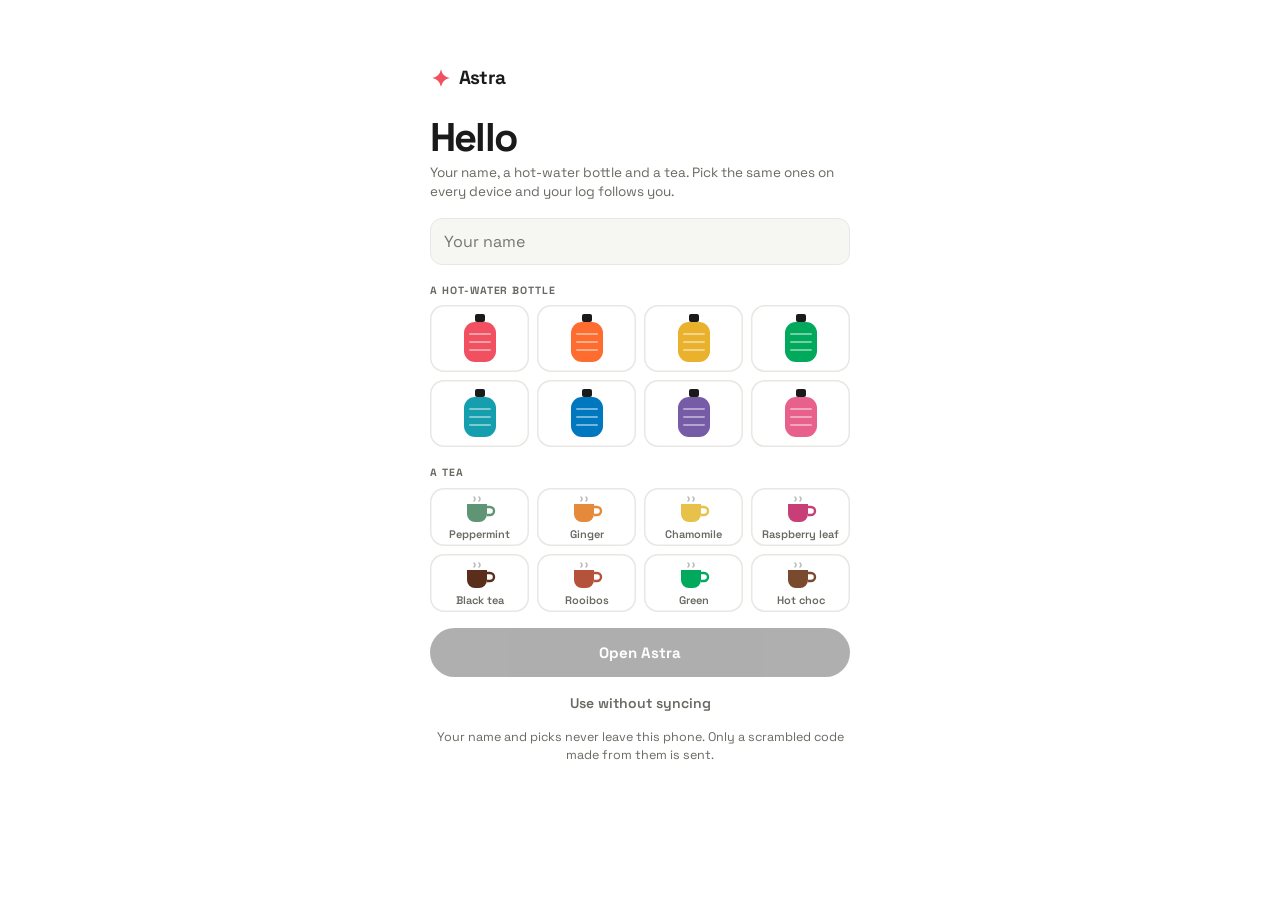
<file: index.html>
<!doctype html>
<html lang="en">
<head>
  <meta charset="utf-8">
  <meta name="viewport" content="width=device-width, initial-scale=1, viewport-fit=cover">
  <meta name="theme-color" content="#ffffff">
  <meta name="apple-mobile-web-app-capable" content="yes">
  <meta name="mobile-web-app-capable" content="yes">
  <meta name="apple-mobile-web-app-status-bar-style" content="default">
  <meta name="apple-mobile-web-app-title" content="Astra">
  <meta name="robots" content="noindex">
  <title>Astra</title>
  <link rel="manifest" href="manifest.webmanifest">
  <link rel="icon" href="icon.svg" type="image/svg+xml">
  <link rel="apple-touch-icon" href="icon-180.png">
  <link rel="preconnect" href="https://fonts.googleapis.com">
  <link rel="preconnect" href="https://fonts.gstatic.com" crossorigin>
  <link href="https://fonts.googleapis.com/css2?family=Space+Grotesk:wght@400;500;600;700&family=Space+Mono:wght@400;700&display=swap" rel="stylesheet">
  <link rel="stylesheet" href="styles.css">
</head>
<body>
  <main id="app" aria-live="polite"></main>
  <script src="cloud-config.js"></script>
  <script src="palettes.js"></script>
  <script src="body.js"></script>
  <script src="xlsx.js"></script>
  <script src="app.js"></script>
</body>
</html>
</file>
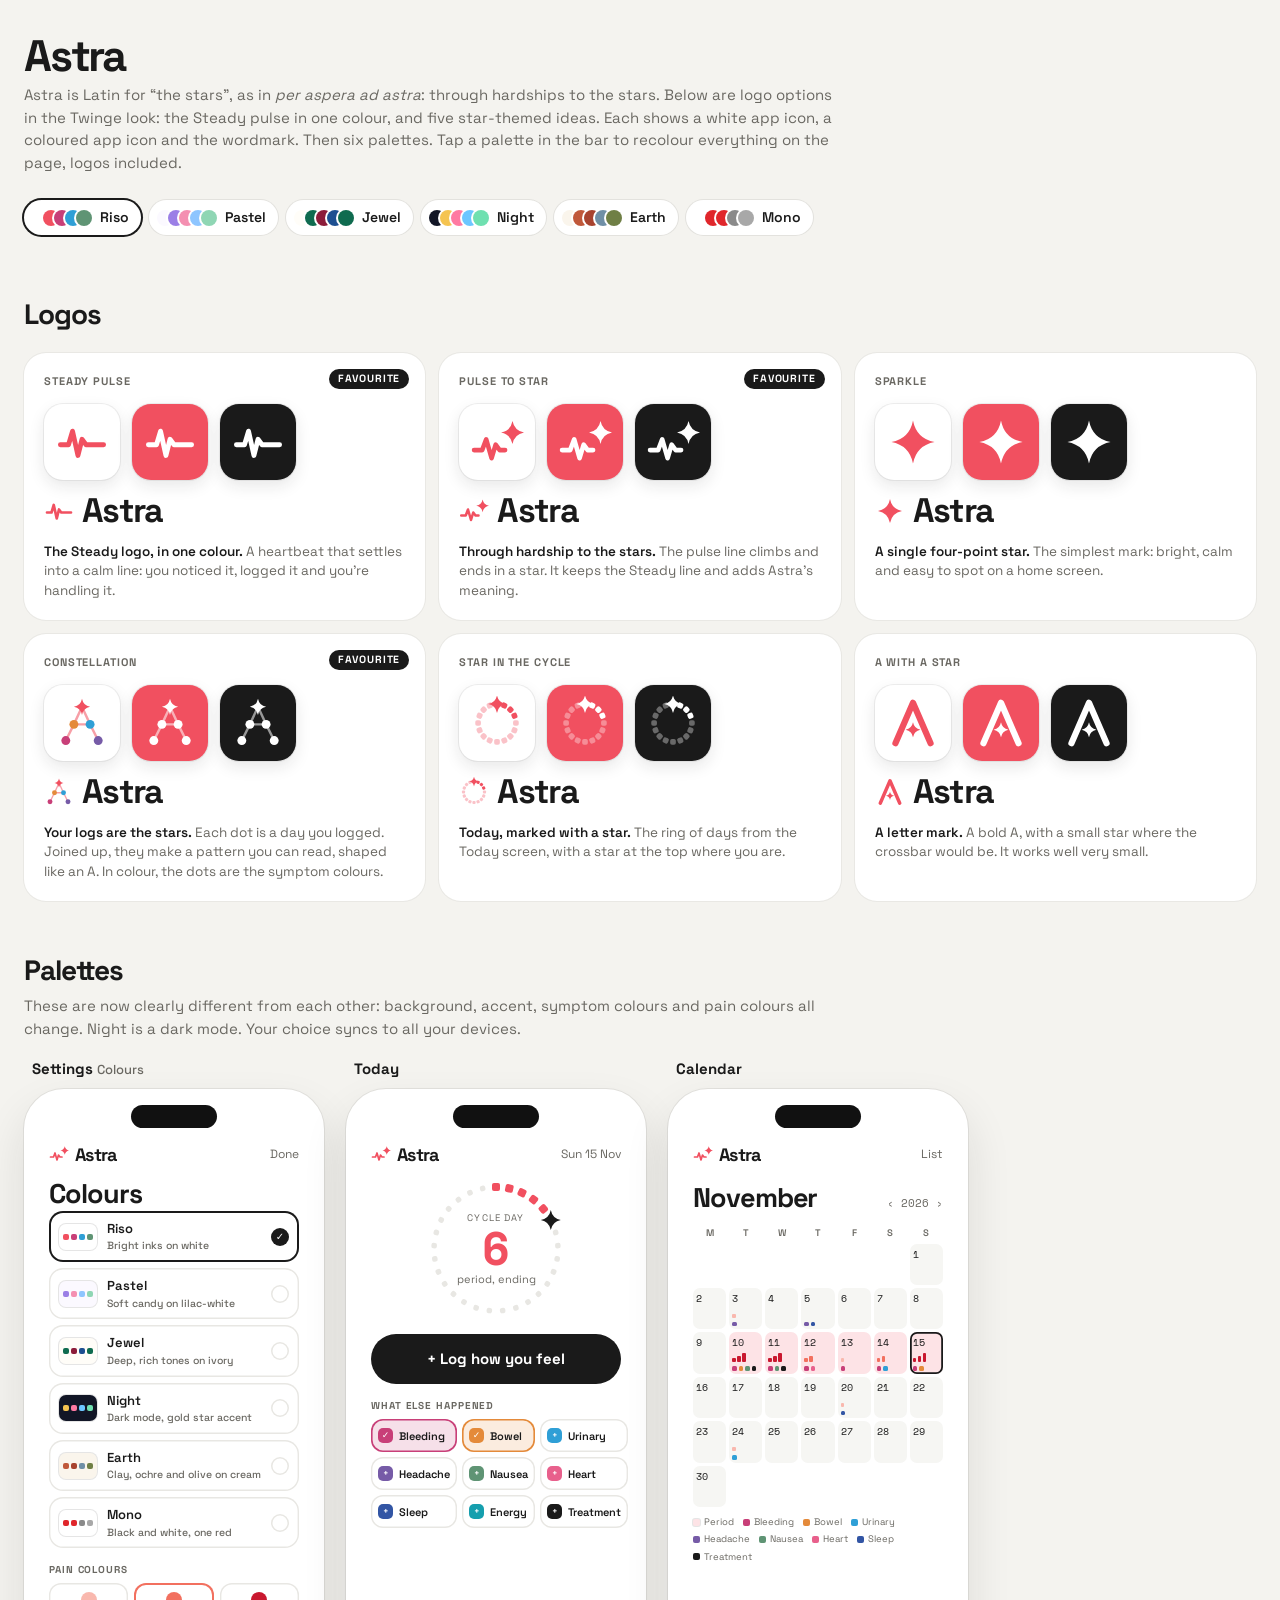
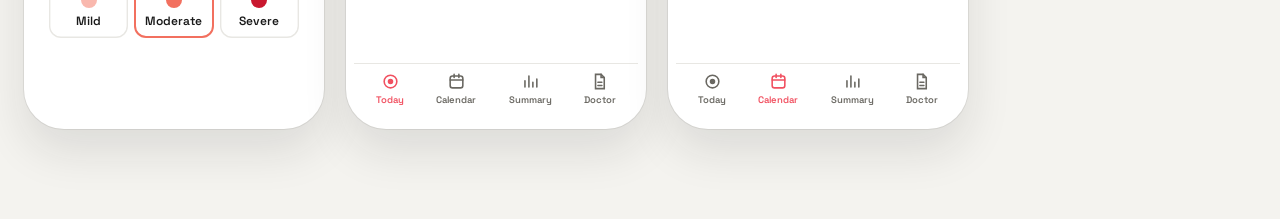
<file: design/astra.html>
<!DOCTYPE html>
<html lang="en">
<head>
<meta charset="utf-8">
<meta name="viewport" content="width=device-width, initial-scale=1">
<title>Astra: logos and palettes</title>
<link rel="preconnect" href="https://fonts.googleapis.com">
<link rel="preconnect" href="https://fonts.gstatic.com" crossorigin>
<link href="https://fonts.googleapis.com/css2?family=Space+Grotesk:wght@400;500;600;700&family=Space+Mono:wght@400;700&display=swap" rel="stylesheet">
<style>
/* Astra, in the Twinge look. Logos (pulse and star options) and six clearly different palettes.
   Tap a palette to recolour everything on the page, logos included. */
:root{--page:#f4f3ef;--pInk:#1a1a1a;--pSoft:#6a6862;color-scheme:light}
*{box-sizing:border-box}
html,body{margin:0}
body{background:var(--page);color:var(--pInk);font-family:'Space Grotesk',system-ui,sans-serif;font-size:15px;line-height:1.5}
button{font:inherit;color:inherit;background:none;border:0;padding:0;cursor:pointer;text-align:inherit}
.wrap{max-width:1320px;margin:0 auto;padding:34px 24px 0}
h1{font-weight:700;font-size:44px;letter-spacing:-.05em;margin:0 0 6px;line-height:1}
h2{font-weight:700;font-size:28px;letter-spacing:-.04em;margin:48px 0 4px}
.lede{color:var(--pSoft);max-width:82ch;margin:0}
.logos{display:grid;grid-template-columns:repeat(auto-fill,minmax(300px,1fr));gap:14px;margin-top:18px}
.lg{background:#fff;border-radius:22px;padding:20px;box-shadow:0 0 0 1px #1a1a1a0d;display:flex;flex-direction:column;gap:14px;position:relative}
.lg .n{font-size:11px;letter-spacing:.08em;text-transform:uppercase;font-weight:700;color:var(--pSoft)}
.lg .row{display:flex;align-items:center;gap:12px}
.icon{width:76px;height:76px;border-radius:19px;display:flex;align-items:center;justify-content:center;flex:0 0 76px;box-shadow:0 6px 16px #1a1a1a1a,0 0 0 1px #1a1a1a10}
.wm{display:flex;align-items:center;gap:8px;font-weight:700;font-size:34px;letter-spacing:-.05em;line-height:1}
.lg p{margin:0;font-size:13.5px;color:var(--pSoft);line-height:1.45}
.lg p b{color:var(--pInk);font-weight:600}
.tag{position:absolute;top:16px;right:16px;font-size:10.5px;letter-spacing:.08em;text-transform:uppercase;font-weight:700;color:#fff;padding:2px 9px;border-radius:99px;background:#1a1a1a}
.palbar{display:flex;flex-wrap:wrap;gap:8px;margin-top:16px;position:sticky;top:0;padding:10px 0;background:var(--page);z-index:20}
.pb{display:flex;align-items:center;gap:8px;padding:7px 12px 7px 8px;border-radius:99px;background:#fff;box-shadow:0 0 0 1px #1a1a1a14;font-weight:600;font-size:14px}
.pb.on{box-shadow:0 0 0 2px #1a1a1a}
.pb .sw{display:flex}
.pb .sw i{width:16px;height:16px;border-radius:50%;margin-left:-5px;box-shadow:0 0 0 2px #fff}
.pb .sw i:first-child{margin-left:0}

/* phones, themed by palette variables */
.flow{display:flex;flex-wrap:wrap;gap:24px 22px;margin-top:18px;align-items:flex-start}
.ph{width:300px;flex:0 0 300px}
.ph .cap{font-weight:700;font-size:15px;margin:0 0 8px 8px}
.ph .cap span{font-weight:500;color:var(--pSoft);font-size:13px}
.scr{width:300px;height:640px;border-radius:40px;overflow:hidden;position:relative;border:8px solid #fff;box-shadow:0 22px 46px #1a1a1a1c,0 0 0 1px #1a1a1a14;background:var(--bg);color:var(--ink);font-size:13px;transition:background .25s}
.in{position:absolute;inset:0;padding:44px 17px 16px;display:flex;flex-direction:column}
.notch{position:absolute;top:8px;left:50%;transform:translateX(-50%);width:86px;height:23px;background:#111;border-radius:20px;z-index:9}
.hd{display:flex;justify-content:space-between;align-items:center;font-size:12px;color:var(--soft)}
.hd .w{display:flex;align-items:center;gap:6px;font-weight:700;font-size:18px;letter-spacing:-.04em;color:var(--ink)}
.ttl{font-weight:700;font-size:27px;letter-spacing:-.04em;margin:12px 0 4px;line-height:1}
.lbl{font-size:10px;letter-spacing:.09em;text-transform:uppercase;font-weight:700;color:var(--soft);margin:14px 0 6px}
.pals{display:flex;flex-direction:column;gap:6px}
.pl{display:flex;align-items:center;gap:10px;padding:8px 10px;border-radius:14px;box-shadow:inset 0 0 0 1.4px var(--hair);font-weight:600;font-size:13px;color:var(--ink)}
.pl.on{box-shadow:inset 0 0 0 2px var(--ink)}
.pl .chip{width:38px;height:26px;border-radius:7px;display:flex;align-items:center;justify-content:center;gap:2px;box-shadow:0 0 0 1px #0000001a}
.pl .chip i{width:6px;height:6px;border-radius:2px}
.pl small{display:block;font-weight:500;font-size:10.5px;color:var(--soft)}
.pl .ck{margin-left:auto;width:18px;height:18px;border-radius:50%;box-shadow:inset 0 0 0 1.5px var(--hair);display:flex;align-items:center;justify-content:center;font-size:10px;color:var(--bg)}
.pl.on .ck{background:var(--ink);box-shadow:none}
.ring{width:150px;height:150px;margin:6px auto 0;position:relative}
.ring .mid{position:absolute;inset:0;display:flex;flex-direction:column;align-items:center;justify-content:center}
.ring small{font-size:9.5px;letter-spacing:.12em;text-transform:uppercase;color:var(--soft)}
.ring b{font-family:'Space Mono';font-size:46px;line-height:1;color:var(--acc)}
.ring span{font-size:11px;color:var(--soft)}
.logbtn{margin-top:10px;padding:14px;border-radius:99px;background:var(--btn);color:var(--btnFg);text-align:center;font-weight:700;font-size:15px}
.classes{display:grid;grid-template-columns:repeat(3,1fr);gap:5px}
.cls{border-radius:12px;padding:6px 7px;font-size:11px;font-weight:600;box-shadow:inset 0 0 0 1.4px var(--hair);display:flex;align-items:center;gap:6px;min-height:33px;color:var(--ink)}
.cls i{width:15px;height:15px;border-radius:5px;background:var(--c);flex:0 0 15px;display:flex;align-items:center;justify-content:center;color:#fff;font-style:normal;font-size:9px}
.cls.added{background:color-mix(in srgb,var(--c) 16%,var(--bg));box-shadow:inset 0 0 0 1.6px var(--c)}
.cal{display:grid;grid-template-columns:repeat(7,minmax(0,1fr));gap:3px}
.cal .h{font-size:9.5px;text-align:center;color:var(--soft);font-weight:600}
.cal .d{aspect-ratio:.8;border-radius:7px;background:var(--card);font:9.5px 'Space Mono';padding:3px;display:flex;flex-direction:column;justify-content:space-between;color:var(--ink)}
.cal .d.blank{background:none}
.cal .d.b{background:var(--bleed)}
.cal .d.today{box-shadow:inset 0 0 0 1.8px var(--ink)}
.cal .d .dots{display:flex;gap:2px;flex-wrap:wrap}
.cal .d .dots i{width:4.5px;height:4.5px;border-radius:1.5px;background:var(--c)}
.cal .d .bars{display:flex;gap:1.5px;align-items:flex-end;height:9px}
.cal .d .bars u{width:3.5px;border-radius:1px;background:var(--s);text-decoration:none}
.sevs{display:grid;grid-template-columns:repeat(3,1fr);gap:6px}
.sv{padding:9px 4px 8px;border-radius:12px;box-shadow:inset 0 0 0 1.4px var(--hair);text-align:center;font-weight:600;font-size:12px;display:flex;flex-direction:column;align-items:center;gap:4px}
.sv i{width:16px;height:16px;border-radius:50%;background:var(--s)}
.sv.on{box-shadow:inset 0 0 0 2px var(--s)}
.legend{display:flex;flex-wrap:wrap;gap:3px 9px;font-size:9.5px;color:var(--soft);margin-top:8px}
.legend span{display:flex;align-items:center;gap:4px}
.legend i{width:7px;height:7px;border-radius:2px;background:var(--c)}
.mh{display:flex;justify-content:space-between;align-items:baseline;margin-top:10px}
.mh b{font-weight:700;font-size:27px;letter-spacing:-.04em}
.tabs{position:absolute;left:0;right:0;bottom:0;display:flex;justify-content:space-around;padding:8px 6px 14px;border-top:1px solid var(--hair);background:var(--bg);font-size:9.5px;font-weight:600;color:var(--soft)}
.tabs span{display:flex;flex-direction:column;align-items:center;gap:2px}
.tabs span.on{color:var(--acc)}
.foot{height:90px}
</style>
</head>
<body>
<div class="wrap">
  <h1>Astra</h1>
  <p class="lede">Astra is Latin for “the stars”, as in <i>per aspera ad astra</i>: through hardships to the stars. Below are logo options in the Twinge look: the Steady pulse in one colour, and five star-themed ideas. Each shows a white app icon, a coloured app icon and the wordmark. Then six palettes. Tap a palette in the bar to recolour everything on the page, logos included.</p>

  <div class="palbar" id="palbar"></div>

  <h2>Logos</h2>
  <div class="logos" id="logos"></div>

  <h2>Palettes</h2>
  <p class="lede">These are now clearly different from each other: background, accent, symptom colours and pain colours all change. Night is a dark mode. Your choice syncs to all your devices.</p>
  <div class="flow">
    <div class="ph"><div class="cap">Settings <span>Colours</span></div><div class="scr" id="s1"><div class="notch"></div><div class="in"></div></div></div>
    <div class="ph"><div class="cap">Today</div><div class="scr" id="s2"><div class="notch"></div><div class="in"></div></div></div>
    <div class="ph"><div class="cap">Calendar</div><div class="scr" id="s3"><div class="notch"></div><div class="in"></div></div></div>
  </div>
</div>
<div class="foot"></div>

<script>
const KEYS=['bleed','bowel','urine','head','nausea','heart','sleep','energy','stress','food','act','treat','impact','note'];
const LABEL={bleed:'Bleeding',bowel:'Bowel',urine:'Urinary',head:'Headache',nausea:'Nausea',heart:'Heart',sleep:'Sleep',energy:'Energy',stress:'Stress',food:'Food',act:'Activity',treat:'Treatment',impact:'Day impact',note:'Notes'};
/* Six palettes that differ in background, accent and overall character, not just hue. */
const PAL=[
 {n:'Riso',d:'Bright inks on white',bg:'#ffffff',card:'#f6f6f3',ink:'#1a1a1a',soft:'#6a6862',hair:'#e8e7e3',acc:'#f15060',btn:'#1a1a1a',btnFg:'#fff',bleed:'#fde3e6',sev:['#f9b8ae','#f2705f','#c9182f'],
  c:['#c83f78','#e48a3a','#2f9fd6','#765ba7','#5f9474','#e8608c','#3255a4','#159fae','#a35d8f','#00a95c','#0078bf','#1a1a1a','#f15060','#9a978f']},
 {n:'Pastel',d:'Soft candy on lilac-white',bg:'#fbf9ff',card:'#f1edfa',ink:'#3b3450',soft:'#7c7590',hair:'#e6e1f2',acc:'#9b7fe6',btn:'#9b7fe6',btnFg:'#fff',bleed:'#fde4ee',sev:['#ffd9e4','#f9a8c3','#e46a9a'],
  c:['#f48fb1','#ffb385','#8ec5ff','#b9a2ff','#8fd6b4','#ff9ec7','#9aa8ff','#7fd8e0','#d7a6e8','#b8df8a','#7fb6f0','#6d6487','#e46a9a','#c5bfd4']},
 {n:'Jewel',d:'Deep, rich tones on ivory',bg:'#fffdf8',card:'#f4f0e6',ink:'#14231c',soft:'#5f665f',hair:'#e7e2d4',acc:'#0f6b4f',btn:'#0f6b4f',btnFg:'#fff',bleed:'#f6dfe2',sev:['#e9b7bf','#b4405a','#6e0f27'],
  c:['#8c1c3a','#b8661c','#1d4f91','#5b2a86','#0f6b4f','#b0306a','#22305e','#0e7c86','#7a3b69','#5c7a1f','#2a5ea8','#14231c','#6e0f27','#8f8a7c']},
 {n:'Night',d:'Dark mode, gold star accent',bg:'#121626',card:'#1c2236',ink:'#eef0f8',soft:'#9aa1bb',hair:'#2a3150',acc:'#f5c451',btn:'#f5c451',btnFg:'#121626',bleed:'#3a2034',sev:['#5b4a7a','#c66a9a','#ff8a8a'],
  c:['#ff7aa2','#ffb066','#6cc6ff','#b49bff','#6fe0b0','#ff9ad5','#8ea2ff','#5fe3e3','#e0a3ff','#b6e36a','#7ab8ff','#d6d9e8','#ff8a8a','#7a819b']},
 {n:'Earth',d:'Clay, ochre and olive on cream',bg:'#faf5ec',card:'#f1e9da',ink:'#2e241c',soft:'#7a6b5c',hair:'#e6dccb',acc:'#c0583a',btn:'#2e241c',btnFg:'#faf5ec',bleed:'#f2d9cf',sev:['#ecc9a8','#d58a5b','#9c3b22'],
  c:['#a8432f','#d08a3a','#6f8fa6','#8a6a9a','#6f7f45','#c76b6b','#4c5a73','#5f8f86','#9a6e5e','#9aa04b','#5b7f9c','#2e241c','#9c3b22','#a89a86']},
 {n:'Mono',d:'Black and white, one red',bg:'#ffffff',card:'#f3f3f3',ink:'#111',soft:'#6b6b6b',hair:'#e3e3e3',acc:'#e0262b',btn:'#111',btnFg:'#fff',bleed:'#ededed',sev:['#cfcfcf','#7a7a7a','#e0262b'],
  c:['#e0262b','#3d3d3d','#8a8a8a','#5a5a5a','#a8a8a8','#c43b3b','#222','#707070','#b5b5b5','#4a4a4a','#959595','#111','#e0262b','#c8c8c8']},
];
let cur=0;const P=()=>PAL[cur];const col=k=>P().c[KEYS.indexOf(k)];

/* ---------- logos: (s = size, p = palette, mono = draw all in one colour) ---------- */
const star4=(cx,cy,r,f)=>`<path d="M${cx} ${cy-r} Q${cx+r*.16} ${cy-r*.16} ${cx+r} ${cy} Q${cx+r*.16} ${cy+r*.16} ${cx} ${cy+r} Q${cx-r*.16} ${cy+r*.16} ${cx-r} ${cy} Q${cx-r*.16} ${cy-r*.16} ${cx} ${cy-r}Z" fill="${f}"/>`;
const LOGOS=[
 {id:'pulse',name:'Steady pulse',top:1,why:'<b>The Steady logo, in one colour.</b> A heartbeat that settles into a calm line: you noticed it, logged it and you’re handling it.',
  draw:(s,col)=>`<svg width="${s}" height="${s}" viewBox="0 0 40 40"><path d="M4 22 L10 22 L13 12 L17 30 L20 18 L23 22 L36 22" fill="none" stroke="${col}" stroke-width="3.6" stroke-linecap="round" stroke-linejoin="round"/></svg>`},
 {id:'pulsestar',name:'Pulse to star',top:1,why:'<b>Through hardship to the stars.</b> The pulse line climbs and ends in a star. It keeps the Steady line and adds Astra’s meaning.',
  draw:(s,col)=>`<svg width="${s}" height="${s}" viewBox="0 0 40 40"><path d="M3 26 L9 26 L12 18 L16 32 L19 22 L22 26 L26 26" fill="none" stroke="${col}" stroke-width="3.4" stroke-linecap="round" stroke-linejoin="round"/>${star4(31.5,13,8.5,col)}</svg>`},
 {id:'sparkle',name:'Sparkle',top:0,why:'<b>A single four-point star.</b> The simplest mark: bright, calm and easy to spot on a home screen.',
  draw:(s,col)=>`<svg width="${s}" height="${s}" viewBox="0 0 40 40">${star4(20,20,16,col)}</svg>`},
 {id:'constellation',name:'Constellation',top:1,why:'<b>Your logs are the stars.</b> Each dot is a day you logged. Joined up, they make a pattern you can read, shaped like an A. In colour, the dots are the symptom colours.',
  draw:(s,col,p)=>{const pts=[[8,33],[14,21],[20,8],[26,21],[32,33]];const cs=p?[p.c[0],p.c[1],p.acc,p.c[2],p.c[3]]:Array(5).fill(col);
   return `<svg width="${s}" height="${s}" viewBox="0 0 40 40"><path d="M8 33 L14 21 L20 8 L26 21 L32 33 M14 21 L26 21" fill="none" stroke="${col}" stroke-width="1.8" stroke-linecap="round" opacity=".55"/>${pts.map(([x,y],i)=>i===2?star4(x,y,6,cs[i]):`<circle cx="${x}" cy="${y}" r="3.3" fill="${cs[i]}"/>`).join('')}</svg>`;}},
 {id:'ringstar',name:'Star in the cycle',top:0,why:'<b>Today, marked with a star.</b> The ring of days from the Today screen, with a star at the top where you are.',
  draw:(s,col,p)=>{let o='';for(let i=0;i<16;i++){if(i===0)continue;const a=i/16*2*Math.PI-Math.PI/2,x=20+14*Math.cos(a),y=20+14*Math.sin(a);o+=`<rect x="${(x-2.1).toFixed(1)}" y="${(y-2.1).toFixed(1)}" width="4.2" height="4.2" rx="1.3" fill="${col}" opacity="${i<4?1:.35}" transform="rotate(${(i/16*360).toFixed(0)} ${x.toFixed(1)} ${y.toFixed(1)})"/>`;}
   return `<svg width="${s}" height="${s}" viewBox="0 0 40 40">${o}${star4(20,6,6.5,p?p.acc:col)}</svg>`;}},
 {id:'astar',name:'A with a star',top:0,why:'<b>A letter mark.</b> A bold A, with a small star where the crossbar would be. It works well very small.',
  draw:(s,col)=>`<svg width="${s}" height="${s}" viewBox="0 0 40 40"><path d="M7 35 L20 5 L33 35" fill="none" stroke="${col}" stroke-width="4.6" stroke-linecap="round" stroke-linejoin="round"/>${star4(20,25,5.5,col)}</svg>`},
];
function onAcc(p){return p.n==='Night'?p.btnFg:'#fff';}
function drawLogos(){const p=P();
 document.getElementById('logos').innerHTML=LOGOS.map(L=>`<div class="lg">${L.top?'<span class="tag">Favourite</span>':''}<span class="n">${L.name}</span>
  <div class="row"><span class="icon" style="background:${p.bg}">${L.draw(54,p.acc===p.bg?p.ink:p.acc,L.id==='constellation'||L.id==='ringstar'?p:null)}</span>
   <span class="icon" style="background:${p.acc}">${L.draw(54,onAcc(p))}</span>
   <span class="icon" style="background:${p.n==='Night'?p.card:'#1a1a1a'}">${L.draw(54,p.n==='Night'?p.acc:'#fff')}</span></div>
  <div class="wm">${L.draw(30,p.acc,L.id==='constellation'?p:null)}<span>Astra</span></div>
  <p>${L.why}</p></div>`).join('');}

/* ---------- phones ---------- */
const DAYS={3:{s:0,c:['head']},5:{c:['head','sleep']},10:{s:2,b:1,c:['bleed','bowel','nausea','treat']},11:{s:2,b:1,c:['bleed','nausea','treat']},12:{s:1,b:1,c:['bleed','heart']},13:{s:0,b:1,c:['bleed']},14:{s:1,b:1,c:['bleed','urine']},15:{s:2,b:1,c:['bleed','bowel']},20:{s:0,c:['sleep']},24:{s:0,c:['urine']}};
const ICO={today:'<circle cx="12" cy="12" r="8"/><circle cx="12" cy="12" r="2.5" fill="currentColor"/>',cal:'<rect x="4" y="5" width="16" height="15" rx="3"/><path d="M4 10h16M9 3v4M15 3v4"/>',sum:'<path d="M5 19V11M10 19V5M15 19v-6M20 19V9"/>',doc:'<path d="M7 3h7l4 4v14H7z"/><path d="M14 3v4h4M10 13h5M10 17h5"/>'};
const tabs=on=>`<div class="tabs">${[['today','Today'],['cal','Calendar'],['sum','Summary'],['doc','Doctor']].map(([k,l])=>`<span class="${k===on?'on':''}"><svg width="19" height="19" viewBox="0 0 24 24" fill="none" stroke="currentColor" stroke-width="2" stroke-linecap="round">${ICO[k]}</svg>${l}</span>`).join('')}</div>`;
function ringSVG(p){let o='';const c=75,r=62;for(let i=1;i<=29;i++){const a=(i-1)/29*2*Math.PI-Math.PI/2,x=c+r*Math.cos(a),y=c+r*Math.sin(a),now=i===6,per=i<=5,s=per?8:5.5;
  if(now){o+=star4(+x.toFixed(1),+y.toFixed(1),10,p.ink);continue;}
  o+=`<rect x="${(x-s/2).toFixed(1)}" y="${(y-s/2).toFixed(1)}" width="${s}" height="${s}" rx="2" fill="${per?p.acc:p.hair}" transform="rotate(${((a*180/Math.PI)+90).toFixed(1)} ${x.toFixed(1)} ${y.toFixed(1)})"/>`;}
  return `<svg width="150" height="150" style="position:absolute;inset:0">${o}</svg>`;}
function drawPhones(){const p=P();
 for(const id of ['s1','s2','s3']){const el=document.getElementById(id);for(const k of ['bg','card','ink','soft','hair','acc','btn','btnFg','bleed'])el.style.setProperty('--'+k,p[k]);}
 const wm=`<span class="w">${LOGOS[1].draw(20,p.acc)}Astra</span>`;
 document.querySelector('#s1 .in').innerHTML=`<div class="hd">${wm}<span>Done</span></div><div class="ttl">Colours</div>
  <div class="pals">${PAL.map((x,i)=>`<button class="pl ${i===cur?'on':''}" data-i="${i}"><span class="chip" style="background:${x.bg}">${[x.acc,x.c[0],x.c[2],x.c[4]].map(c=>`<i style="background:${c}"></i>`).join('')}</span><span>${x.n}<small>${x.d}</small></span><span class="ck">✓</span></button>`).join('')}</div>
  <div class="lbl">Pain colours</div><div class="sevs">${['Mild','Moderate','Severe'].map((n,i)=>`<span class="sv ${i===1?'on':''}" style="--s:${p.sev[i]}"><i></i>${n}</span>`).join('')}</div>`;
 document.querySelector('#s2 .in').innerHTML=`<div class="hd">${wm}<span>Sun 15 Nov</span></div>
  <div class="ring">${ringSVG(p)}<div class="mid"><small>Cycle day</small><b>6</b><span>period, ending</span></div></div>
  <div class="logbtn">+ Log how you feel</div>
  <div class="lbl">What else happened</div>
  <div class="classes">${['bleed','bowel','urine','head','nausea','heart','sleep','energy','treat'].map((k,i)=>`<span class="cls ${i<2?'added':''}" style="--c:${col(k)}"><i>${i<2?'✓':'+'}</i>${LABEL[k]}</span>`).join('')}</div>
  ${tabs('today')}`;
 let cal=['M','T','W','T','F','S','S'].map(m=>`<div class="h">${m}</div>`).join('');for(let i=0;i<6;i++)cal+='<div class="d blank"></div>';
 for(let d=1;d<=30;d++){const x=DAYS[d];cal+=`<div class="d ${x&&x.b?'b':''} ${d===15?'today':''}"><span>${d}</span>${x?`<span class="bars">${x.s!=null?[0,1,2].filter(j=>j<=x.s).map(j=>`<u style="height:${4+j*2.5}px;--s:${p.sev[x.s]}"></u>`).join(''):''}</span><span class="dots">${x.c.map(k=>`<i style="--c:${col(k)}"></i>`).join('')}</span>`:''}</div>`;}
 document.querySelector('#s3 .in').innerHTML=`<div class="hd">${wm}<span>List</span></div>
  <div class="mh"><b>November</b><span style="font:11px 'Space Mono';color:${p.soft}">‹ 2026 ›</span></div>
  <div class="cal" style="margin-top:8px">${cal}</div>
  <div class="legend"><span><i style="--c:${p.bleed};box-shadow:0 0 0 1px #0000001a"></i>Period</span>${['bleed','bowel','urine','head','nausea','heart','sleep','treat'].map(k=>`<span><i style="--c:${col(k)}"></i>${LABEL[k]}</span>`).join('')}</div>
  ${tabs('cal')}`;
 document.querySelectorAll('.pl').forEach(b=>b.onclick=()=>setPal(+b.dataset.i));}
function drawBar(){document.getElementById('palbar').innerHTML=PAL.map((x,i)=>`<button class="pb ${i===cur?'on':''}" data-i="${i}"><span class="sw">${[x.bg,x.acc,x.c[0],x.c[2],x.c[4]].map(c=>`<i style="background:${c}"></i>`).join('')}</span>${x.n}</button>`).join('');
 document.querySelectorAll('.pb').forEach(b=>b.onclick=()=>setPal(+b.dataset.i));}
function setPal(i){cur=i;drawBar();drawLogos();drawPhones();}
setPal(+(location.hash.slice(1))||0);
</script>
</body>
</html>
</file>
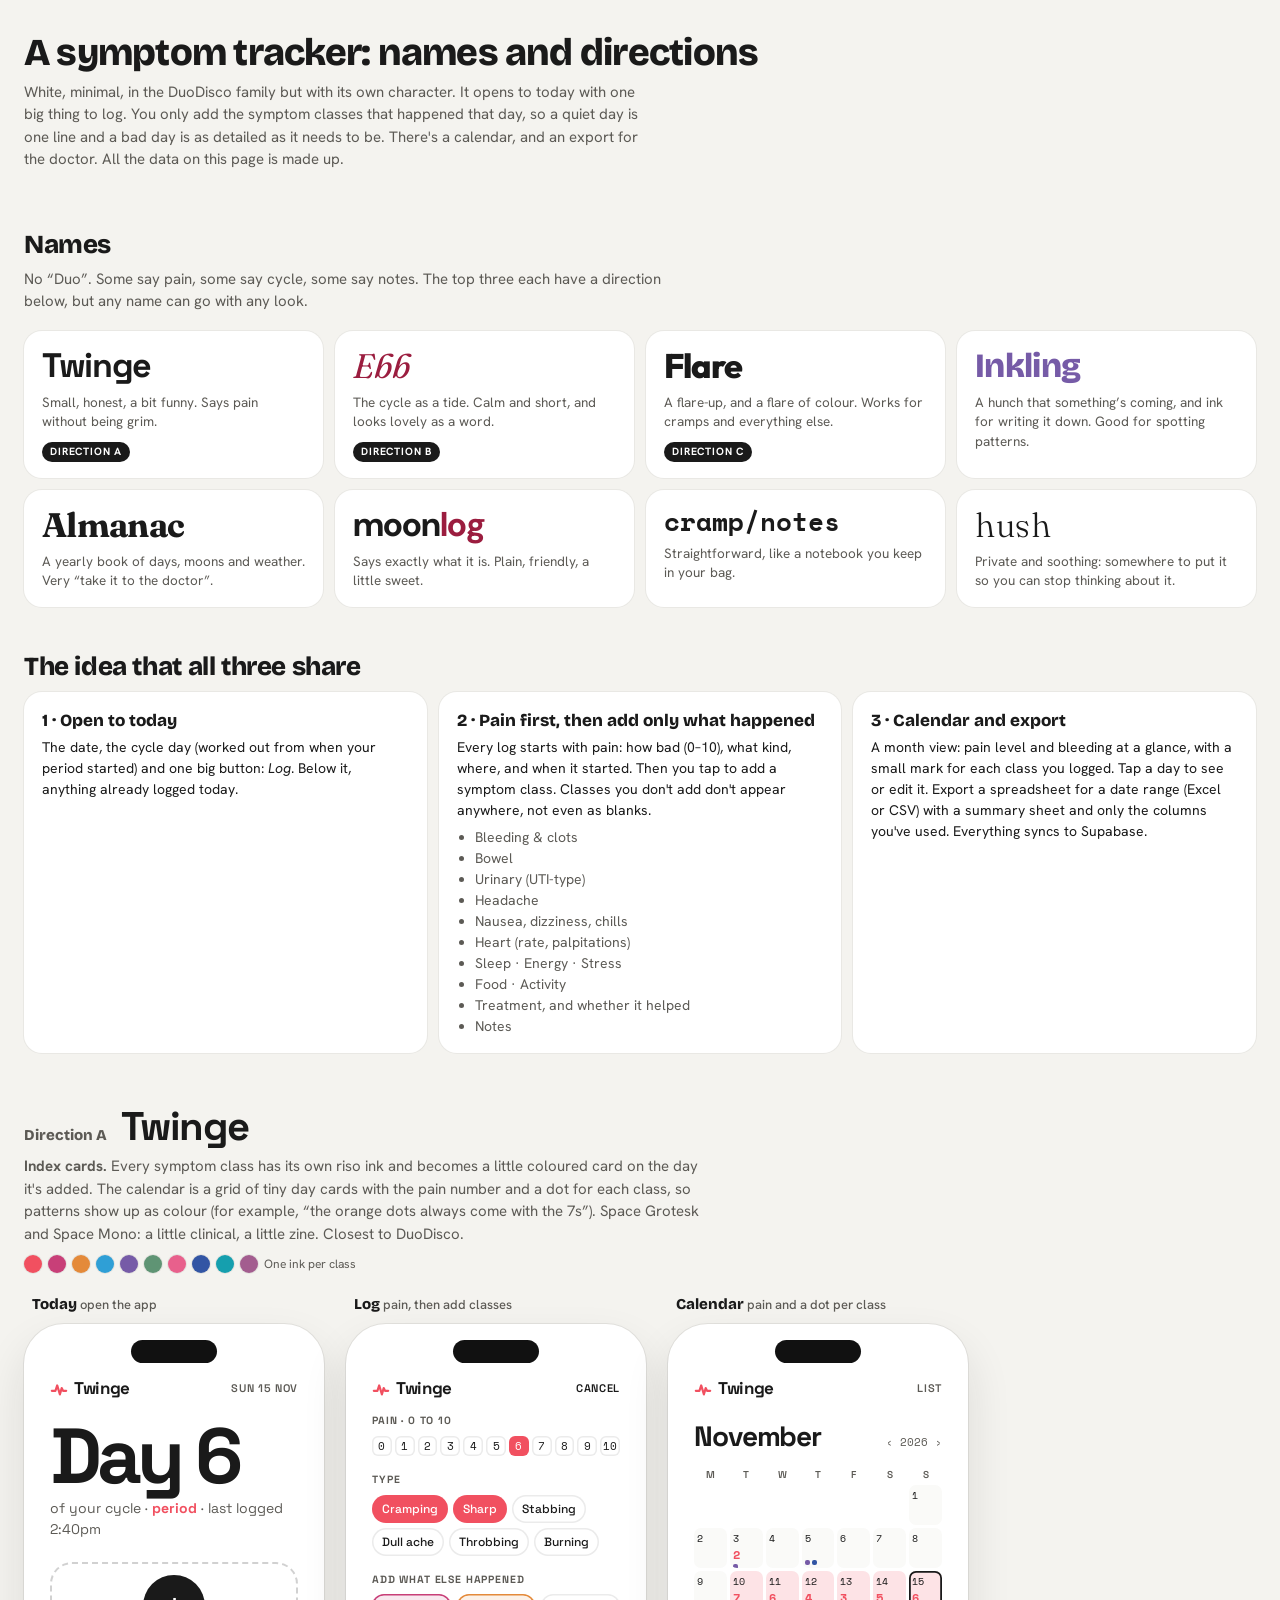
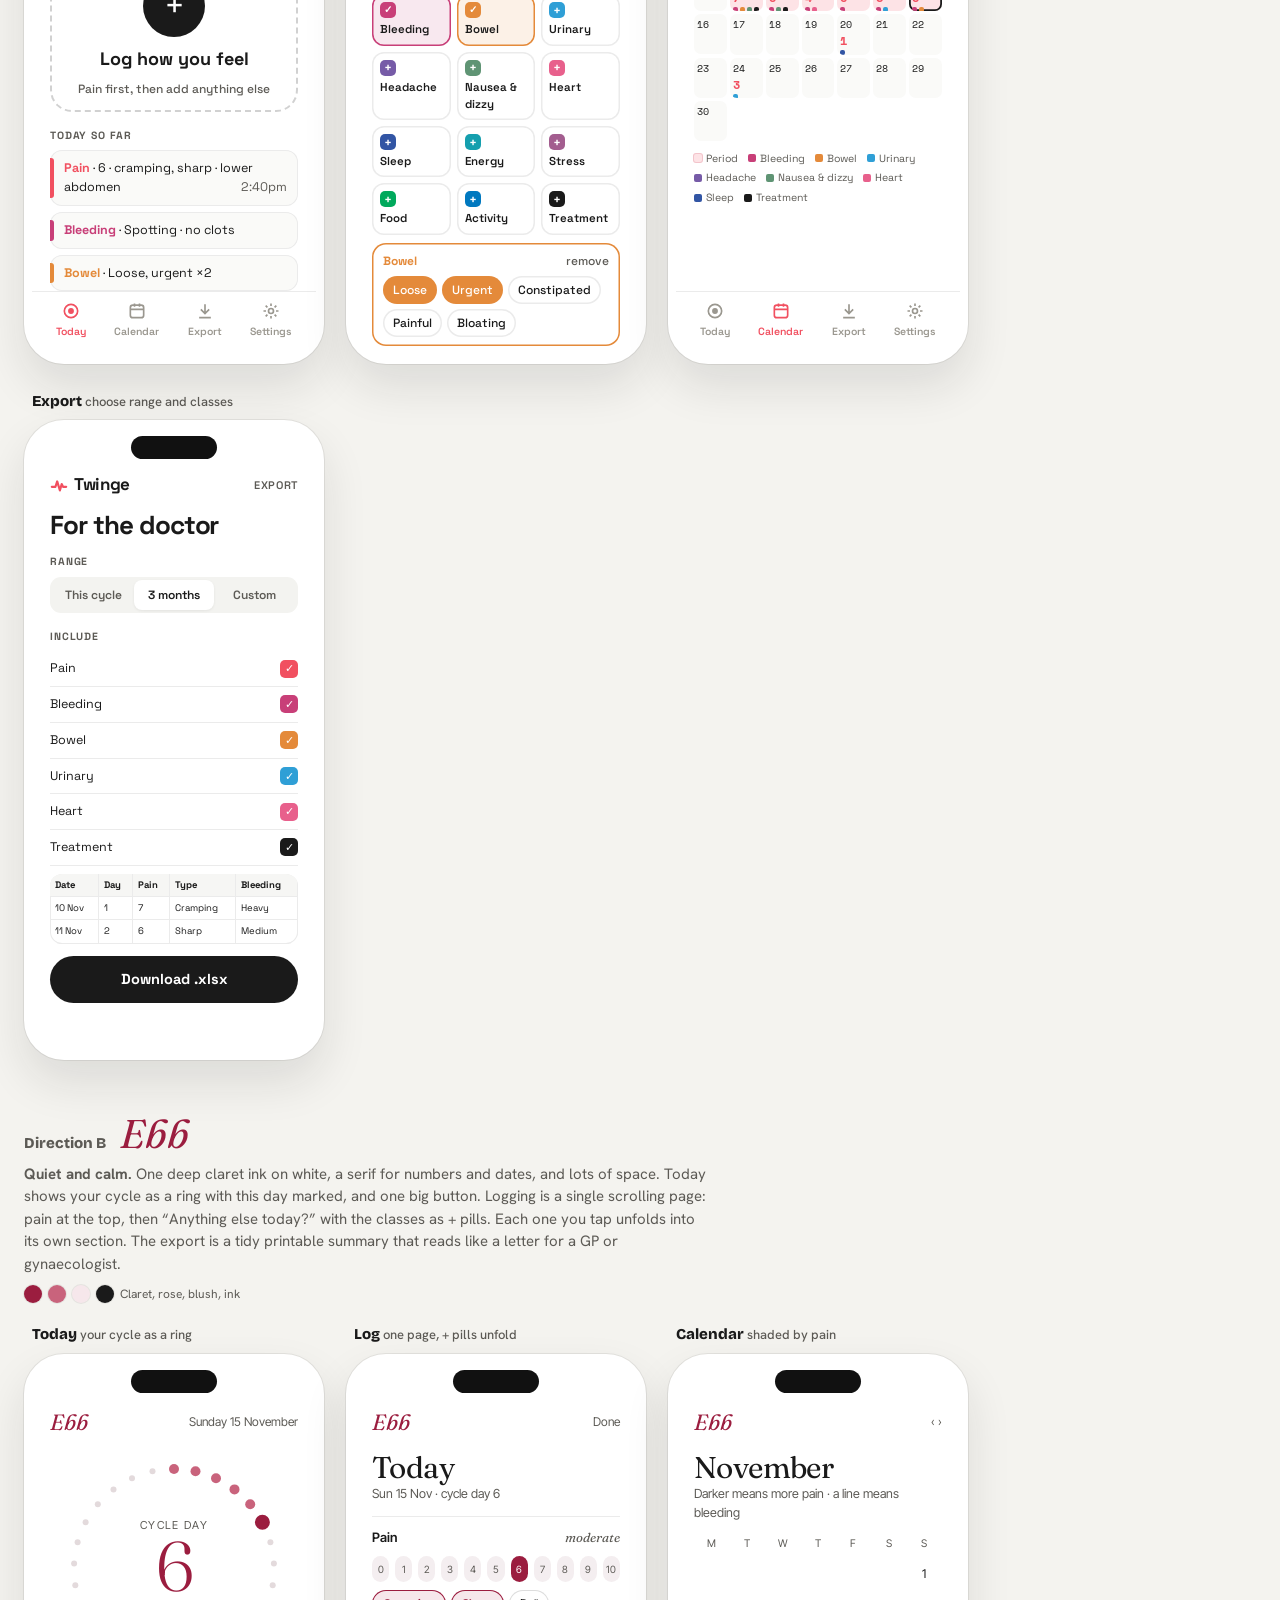
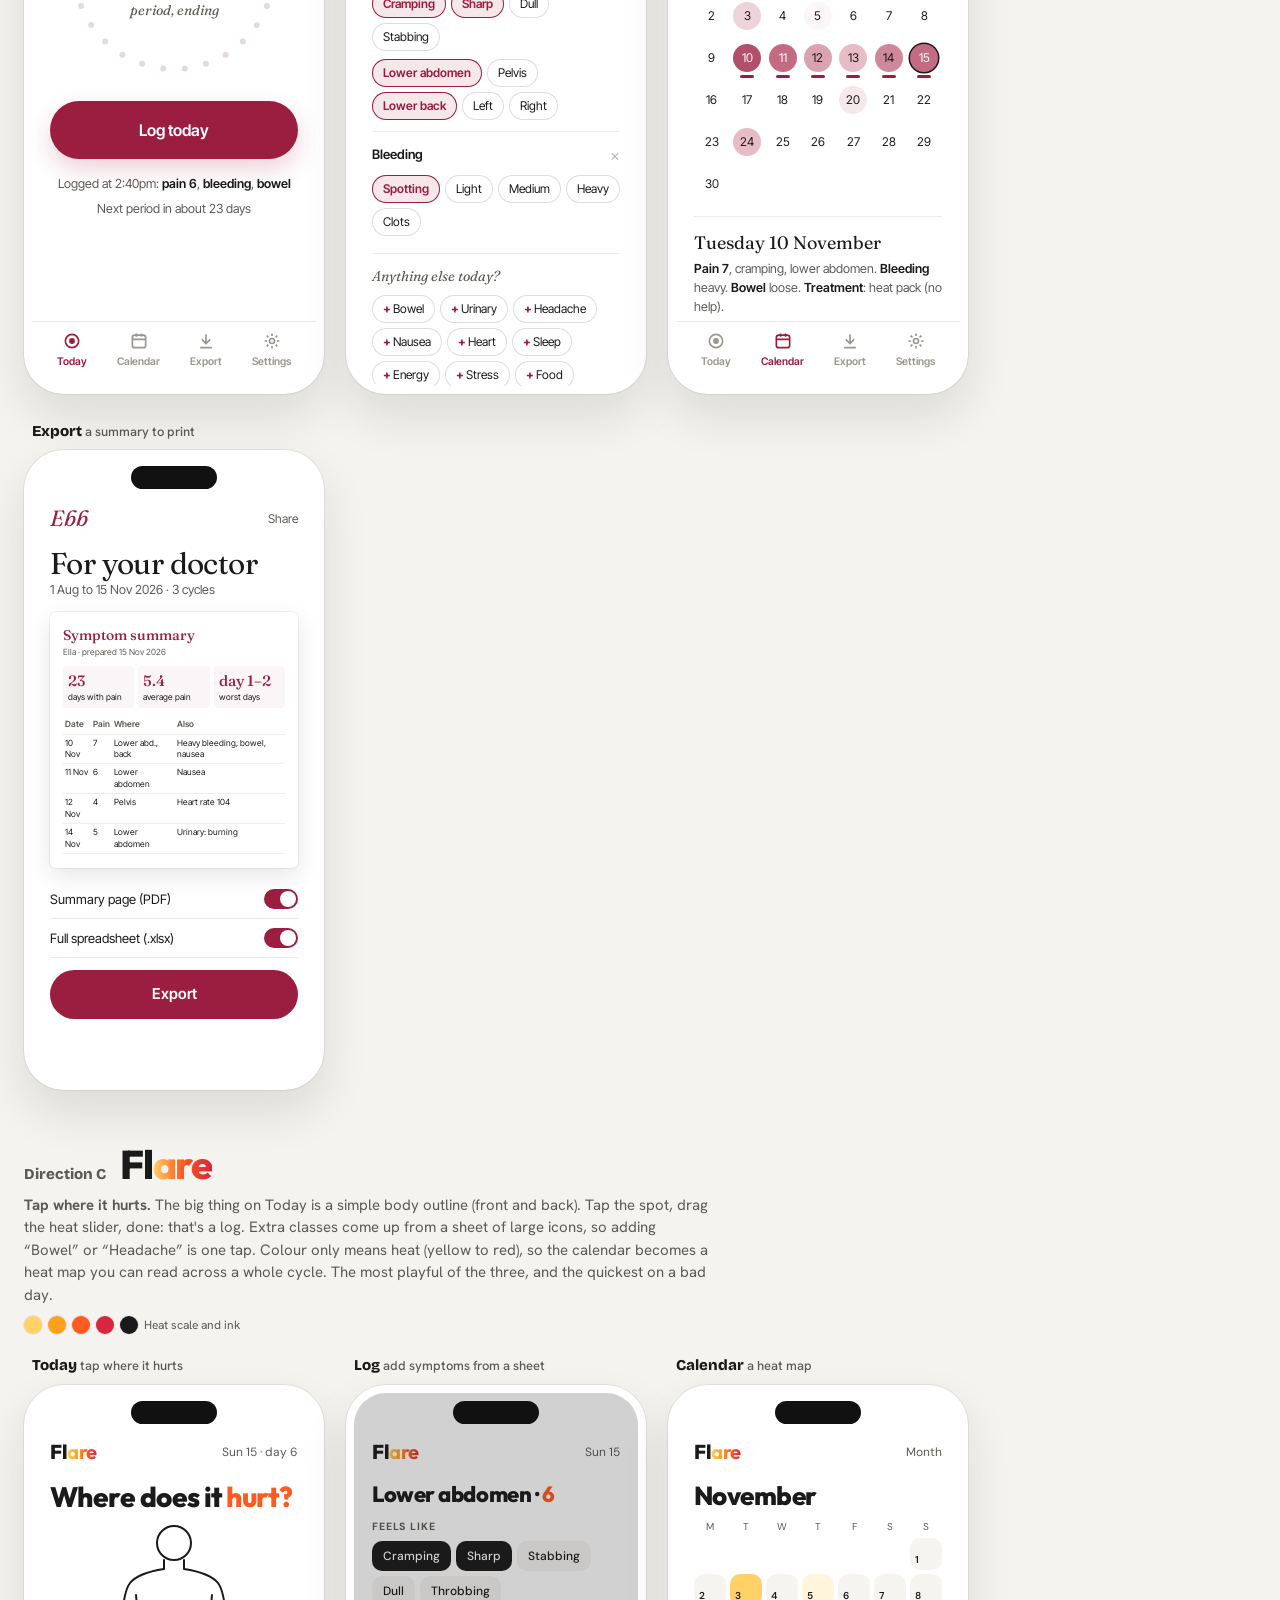
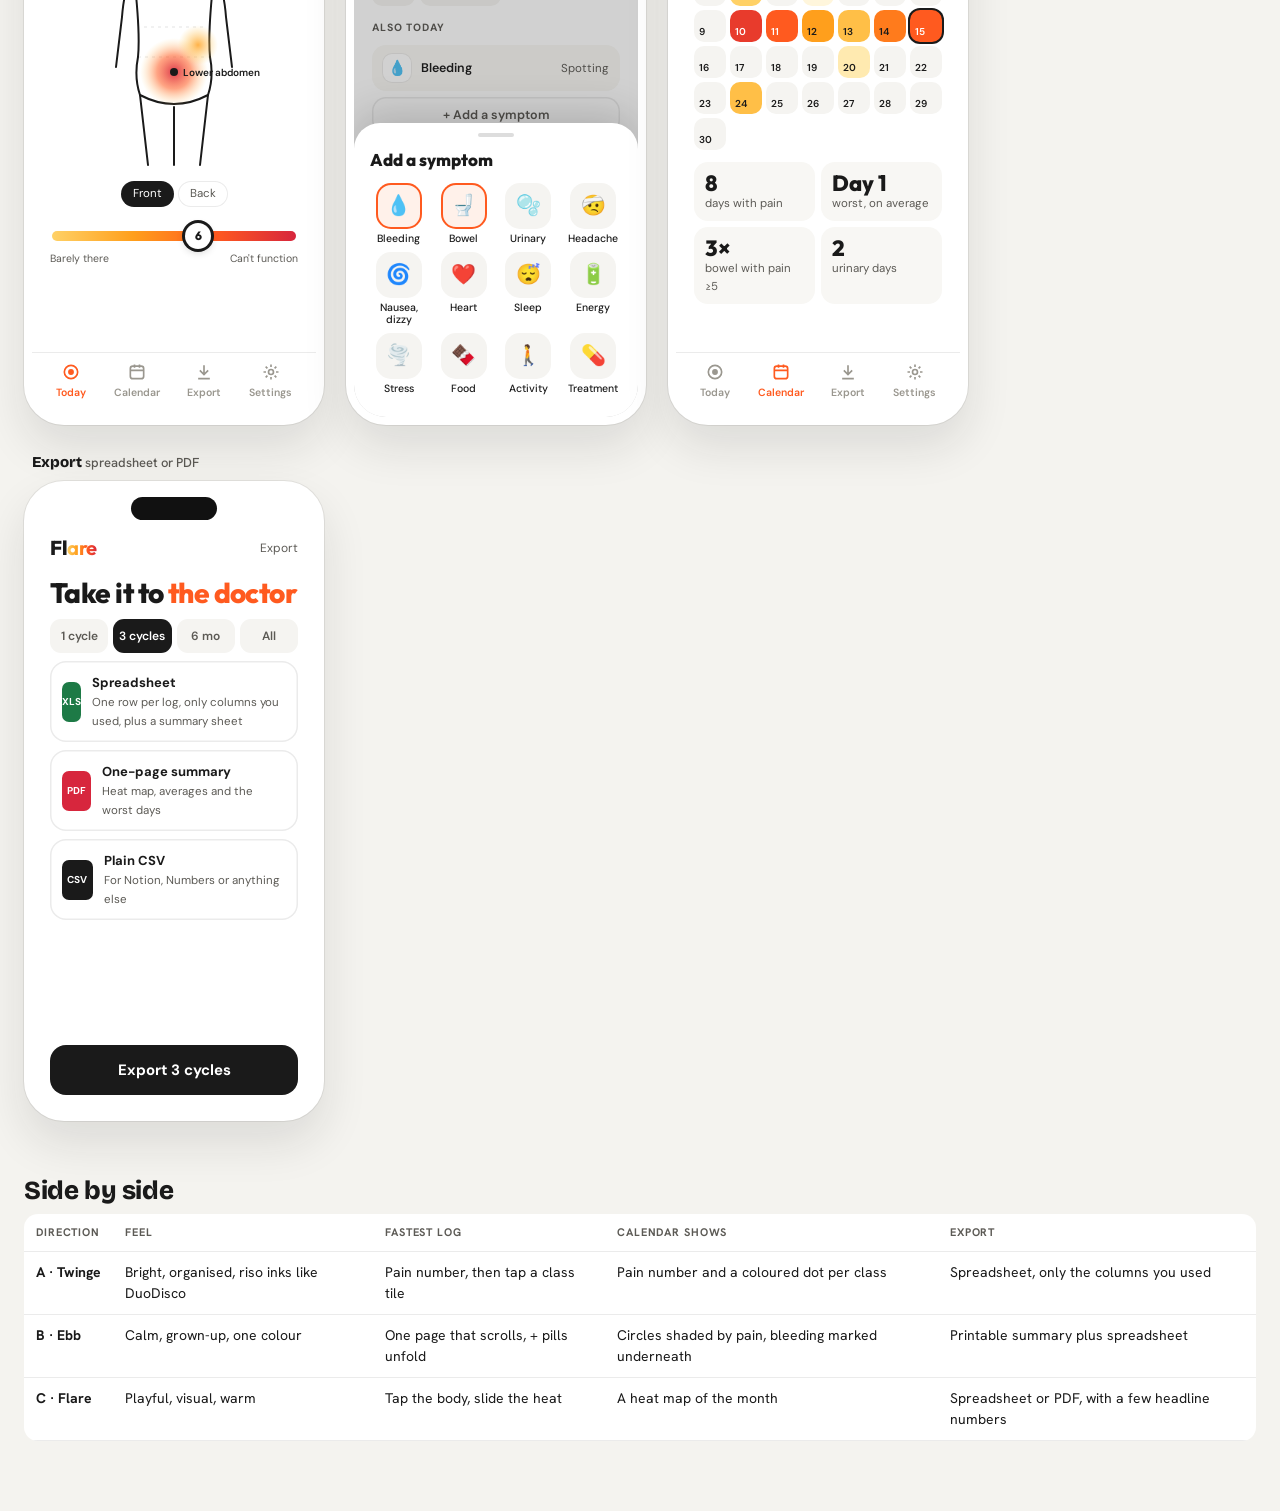
<file: design/concepts.html>
<!DOCTYPE html>
<html lang="en">
<head>
<meta charset="utf-8">
<meta name="viewport" content="width=device-width, initial-scale=1">
<title>Symptom tracker: names and directions</title>
<link rel="preconnect" href="https://fonts.googleapis.com">
<link rel="preconnect" href="https://fonts.gstatic.com" crossorigin>
<link href="https://fonts.googleapis.com/css2?family=Bricolage+Grotesque:opsz,wght@12..96,600;12..96,800&family=Hanken+Grotesk:wght@400;500;600;700&family=Space+Grotesk:wght@400;500;600;700&family=Space+Mono:wght@400;700&family=Fraunces:ital,opsz,wght@0,9..144,300;0,9..144,500;0,9..144,700;1,9..144,400&family=Inter+Tight:wght@400;500;600;700&family=Outfit:wght@500;600;700;800&family=DM+Sans:opsz,wght@9..40,400;9..40,500;9..40,600;9..40,700&display=swap" rel="stylesheet">
<style>
/* A board of mockups: names first, then three directions, each as four phone screens
   (Today, Log, Calendar, Export). All sample data is made up. */
:root{--ink:#1a1a1a;--soft:#5c5a55;--hair:#ebebeb;--page:#f4f3ef;
  --display:'Bricolage Grotesque',system-ui,sans-serif;--sans:'Hanken Grotesk',system-ui,sans-serif;color-scheme:light}
*{box-sizing:border-box}
html,body{margin:0}
body{background:var(--page);color:var(--ink);font-family:var(--sans);font-size:15px;line-height:1.5}
button{font:inherit;color:inherit;background:none;border:0;padding:0;cursor:pointer;text-align:inherit}
.top{max-width:1360px;margin:0 auto;padding:34px 24px 6px}
.top h1{font-family:var(--display);font-weight:800;font-size:38px;letter-spacing:-.02em;margin:0 0 8px;line-height:1.02}
.top p{margin:0 0 8px;color:var(--soft);max-width:78ch}
h2.sec{font-family:var(--display);font-weight:800;font-size:26px;letter-spacing:-.015em;margin:40px 0 4px}
.wrap{max-width:1360px;margin:0 auto;padding:0 24px}
.lede{color:var(--soft);max-width:80ch;margin:0 0 18px}

/* names */
.names{display:grid;grid-template-columns:repeat(auto-fill,minmax(250px,1fr));gap:12px}
.nm{background:#fff;border-radius:18px;padding:18px 18px 16px;box-shadow:0 0 0 1px #1a1a1a0d}
.nm .w{font-size:34px;line-height:1;margin-bottom:10px;display:flex;align-items:center;gap:10px}
.nm p{margin:0;font-size:13.5px;color:var(--soft);line-height:1.45}
.nm .tag{display:inline-block;font-size:10.5px;letter-spacing:.08em;text-transform:uppercase;font-weight:700;color:#fff;background:var(--ink);padding:2px 8px;border-radius:99px;margin-top:10px}

/* the shared idea */
.idea{display:grid;grid-template-columns:repeat(auto-fit,minmax(280px,1fr));gap:12px;margin-top:6px}
.idea div{background:#fff;border-radius:18px;padding:16px 18px;box-shadow:0 0 0 1px #1a1a1a0d;font-size:14px}
.idea b{font-family:var(--display);font-weight:800;font-size:17px;display:block;margin-bottom:4px}
.idea ul{margin:6px 0 0;padding-left:18px;color:var(--soft)}

/* direction heads */
.dir{margin-top:54px}
.dir header{display:flex;align-items:baseline;gap:14px;flex-wrap:wrap}
.dir header .n{font-family:var(--display);font-weight:800;font-size:15px;color:var(--soft)}
.dir header h3{margin:0;font-size:40px;line-height:1}
.dir .blurb{color:var(--soft);max-width:86ch;margin:8px 0 0}
.swatch{display:flex;gap:6px;margin-top:10px;align-items:center;font-size:12px;color:var(--soft)}
.swatch i{width:18px;height:18px;border-radius:50%;display:inline-block;box-shadow:0 0 0 1px #0001}
.flow{display:flex;flex-wrap:wrap;gap:26px 22px;margin-top:20px}
.ph{width:300px;flex:0 0 300px}
.ph .cap{font-family:var(--display);font-weight:800;font-size:15px;margin:0 0 8px 8px}
.ph .cap span{font-family:var(--sans);font-weight:500;color:var(--soft);font-size:13px}
.scr{width:300px;height:640px;border-radius:40px;overflow:hidden;position:relative;border:8px solid #fff;box-shadow:0 22px 46px #1a1a1a1c,0 0 0 1px #1a1a1a14;background:#fff}
.in{position:absolute;inset:0;padding:44px 18px 18px;display:flex;flex-direction:column;overflow:hidden}
.notch{position:absolute;top:8px;left:50%;transform:translateX(-50%);width:86px;height:23px;background:#111;border-radius:20px;z-index:9}
.tabs{position:absolute;left:0;right:0;bottom:0;display:flex;justify-content:space-around;padding:9px 10px 16px;border-top:1px solid var(--hair);background:#fff;font-size:10.5px;font-weight:600;color:#9a978f}
.tabs span{display:flex;flex-direction:column;align-items:center;gap:3px}
.tabs span.on{color:var(--k,var(--ink))}
.tabs svg{display:block}

/* ============ A. TWINGE: index cards, one riso ink per symptom class ============ */
.A{font-family:'Space Grotesk',sans-serif;--k:#f15060}
.A .mono{font-family:'Space Mono',monospace}
.A .bar{display:flex;justify-content:space-between;align-items:center;font-size:11px;letter-spacing:.06em;text-transform:uppercase;font-weight:600;color:var(--soft)}
.A .wm{font-weight:700;font-size:17px;letter-spacing:-.02em;text-transform:none;color:var(--ink);display:flex;align-items:center;gap:6px}
.A .day{font-size:78px;font-weight:700;letter-spacing:-.06em;line-height:.85;margin-top:22px}
.A .dsub{font-size:14px;color:var(--soft);margin-top:8px}
.A .dsub b{color:var(--k)}
.A .bigadd{margin-top:22px;border-radius:22px;border:2px dashed #1a1a1a33;height:150px;display:flex;flex-direction:column;align-items:center;justify-content:center;gap:8px;font-weight:700;font-size:18px}
.A .bigadd .plus{width:62px;height:62px;border-radius:50%;background:var(--ink);color:#fff;display:flex;align-items:center;justify-content:center;font-size:34px;font-weight:400;line-height:1}
.A .bigadd small{font-weight:500;font-size:12px;color:var(--soft)}
.A .lbl{font-size:10.5px;letter-spacing:.08em;text-transform:uppercase;font-weight:700;color:var(--soft);margin:16px 0 7px}
.A .card{border-radius:12px;padding:9px 11px 9px 14px;margin-bottom:6px;position:relative;background:#fafaf8;font-size:12.5px;box-shadow:inset 0 0 0 1px var(--hair)}
.A .card::before{content:"";position:absolute;left:0;top:8px;bottom:8px;width:4px;border-radius:0 3px 3px 0;background:var(--c)}
.A .card b{font-weight:700;color:var(--c)}
.A .card .r{float:right;color:var(--soft)}
.A .scale{display:grid;grid-template-columns:repeat(11,1fr);gap:3px}
.A .scale i{font-style:normal;aspect-ratio:1;border-radius:6px;font-size:11px;display:flex;align-items:center;justify-content:center;box-shadow:inset 0 0 0 1.5px var(--hair);font-family:'Space Mono',monospace}
.A .scale i.on{background:var(--k);color:#fff;box-shadow:none}
.A .chips{display:flex;flex-wrap:wrap;gap:5px}
.A .chip{padding:5px 10px;border-radius:99px;font-size:12px;font-weight:500;box-shadow:inset 0 0 0 1.5px var(--hair)}
.A .chip.on{background:var(--c,var(--ink));color:#fff;box-shadow:none}
.A .classes{display:grid;grid-template-columns:repeat(3,1fr);gap:6px}
.A .cls{border-radius:12px;padding:8px 8px 7px;font-size:11.5px;font-weight:600;box-shadow:inset 0 0 0 1.5px var(--hair);display:flex;flex-direction:column;gap:3px;cursor:pointer;transition:background .15s}
.A .cls i{width:16px;height:16px;border-radius:5px;background:var(--c);display:flex;align-items:center;justify-content:center;color:#fff;font-style:normal;font-size:13px;line-height:1}
.A .cls.added{background:color-mix(in srgb,var(--c) 12%,#fff);box-shadow:inset 0 0 0 1.5px var(--c)}
.A .cls.added i{font-size:10px}
.A .open{border-radius:14px;box-shadow:inset 0 0 0 1.5px var(--c);padding:9px 11px;margin-top:8px}
.A .open h5{margin:0 0 6px;font-size:12px;color:var(--c);display:flex;justify-content:space-between}
.A .open h5 span{color:var(--soft);font-weight:500}
.A .save{margin-top:auto;padding:13px;border-radius:99px;background:var(--ink);color:#fff;text-align:center;font-weight:700;font-size:14.5px}
.A .mh{display:flex;justify-content:space-between;align-items:baseline;margin-top:14px}
.A .mh b{font-size:28px;letter-spacing:-.04em}
.A .cal{display:grid;grid-template-columns:repeat(7,minmax(0,1fr));gap:3px;margin-top:10px}
.A .cal .h{font-size:10px;text-align:center;color:var(--soft);font-weight:600}
.A .cal .d{aspect-ratio:.82;min-width:0;overflow:hidden;border-radius:7px;font-size:10px;padding:3px 3px;display:flex;flex-direction:column;justify-content:space-between;background:#fafaf8;font-family:'Space Mono',monospace}
.A .cal .d.blank{background:none}
.A .cal .d.today{box-shadow:inset 0 0 0 1.8px var(--ink)}
.A .cal .d .p{font-weight:700;font-size:12px;color:var(--k)}
.A .cal .d .dots{display:flex;gap:2px;flex-wrap:wrap}
.A .cal .d .dots i{width:5px;height:5px;border-radius:2px;background:var(--c)}
.A .cal .d.bleed{background:#fde3e6}
.A .legend{display:flex;flex-wrap:wrap;gap:4px 10px;font-size:10.5px;color:var(--soft);margin-top:10px}
.A .legend span{display:flex;align-items:center;gap:4px}
.A .legend i{width:8px;height:8px;border-radius:2px;background:var(--c)}
.A .xl{border-radius:12px;box-shadow:inset 0 0 0 1px var(--hair);overflow:hidden;font-size:9.5px;margin-top:8px}
.A .xl table{border-collapse:collapse;width:100%}
.A .xl td,.A .xl th{border-right:1px solid var(--hair);border-bottom:1px solid var(--hair);padding:4px 5px;text-align:left;white-space:nowrap}
.A .xl th{background:#f6f6f4;font-weight:700}
.A .seg{display:grid;grid-template-columns:repeat(3,1fr);background:#f3f3f0;border-radius:11px;padding:3px;font-size:12px;font-weight:600;text-align:center}
.A .seg span{padding:6px 0;border-radius:8px;color:var(--soft)}
.A .seg span.on{background:#fff;color:var(--ink);box-shadow:0 1px 3px #0001}
.A .ck{display:flex;justify-content:space-between;align-items:center;padding:8px 0;border-bottom:1px solid var(--hair);font-size:12.5px}
.A .ck i{width:18px;height:18px;border-radius:5px;background:var(--c);display:flex;align-items:center;justify-content:center;color:#fff;font-style:normal;font-size:11px}

/* ============ B. EBB: quiet serif, one claret ink, the cycle as a ring ============ */
.B{font-family:'Inter Tight',sans-serif;--k:#9b1d3f}
.B .serif{font-family:'Fraunces',serif}
.B .bar{display:flex;justify-content:space-between;align-items:center;font-size:12px;color:var(--soft)}
.B .wm{font-family:'Fraunces',serif;font-style:italic;font-size:22px;color:var(--k);letter-spacing:-.01em}
.B .ring{position:relative;width:224px;height:224px;margin:18px auto 0}
.B .ring .mid{position:absolute;inset:0;display:flex;flex-direction:column;align-items:center;justify-content:center;text-align:center}
.B .ring .mid small{font-size:11px;letter-spacing:.12em;text-transform:uppercase;color:var(--soft)}
.B .ring .mid b{font-family:'Fraunces',serif;font-weight:300;font-size:70px;line-height:.95;color:var(--k);letter-spacing:-.03em}
.B .ring .mid span{font-family:'Fraunces',serif;font-style:italic;font-size:14px;color:var(--soft)}
.B .log{margin-top:20px;padding:17px;border-radius:99px;background:var(--k);color:#fff;text-align:center;font-weight:600;font-size:16px;box-shadow:0 10px 24px #9b1d3f33}
.B .so{margin-top:16px;font-size:12.5px;color:var(--soft);text-align:center}
.B .so b{color:var(--ink);font-weight:600}
.B h4{font-family:'Fraunces',serif;font-weight:400;font-size:30px;margin:14px 0 2px;letter-spacing:-.02em;line-height:1}
.B .sub{font-size:12.5px;color:var(--soft)}
.B .sect{border-top:1px solid var(--hair);padding:11px 0}
.B .sect .t{display:flex;justify-content:space-between;align-items:center;font-size:13px;font-weight:600}
.B .sect .t em{font-family:'Fraunces',serif;font-weight:400;font-size:13px;color:var(--soft)}
.B .sect .t .x{font-size:16px;color:#bbb;font-weight:400}
.B .dots{display:flex;gap:6px;margin-top:9px}
.B .dots i{flex:1;height:26px;border-radius:99px;background:#f4eef0;font-style:normal;font-size:11px;display:flex;align-items:center;justify-content:center;color:var(--soft)}
.B .dots i.on{background:var(--k);color:#fff}
.B .pills{display:flex;flex-wrap:wrap;gap:5px;margin-top:8px}
.B .pill{padding:5px 11px;border-radius:99px;font-size:12px;box-shadow:inset 0 0 0 1px #ddd}
.B .pill.on{background:#f6e7eb;box-shadow:inset 0 0 0 1px var(--k);color:var(--k);font-weight:600}
.B .addrow{margin-top:6px;padding-top:12px;border-top:1px solid var(--hair)}
.B .addrow p{margin:0 0 8px;font-family:'Fraunces',serif;font-style:italic;font-size:14px;color:var(--soft)}
.B .addrow .pill{box-shadow:inset 0 0 0 1px #ddd;color:var(--ink)}
.B .addrow .pill::before{content:"+ ";color:var(--k);font-weight:700}
.B .done{margin-top:auto;padding:13px;border-radius:99px;background:var(--k);color:#fff;text-align:center;font-weight:600}
.B .cal{display:grid;grid-template-columns:repeat(7,1fr);row-gap:8px;margin-top:14px;text-align:center}
.B .cal .h{font-size:10.5px;color:var(--soft)}
.B .cal .d{display:flex;flex-direction:column;align-items:center;gap:3px;font-size:11.5px}
.B .cal .d i{width:28px;height:28px;border-radius:50%;display:flex;align-items:center;justify-content:center;font-style:normal;font-size:12px}
.B .cal .d.today i{box-shadow:0 0 0 1.5px var(--ink)}
.B .cal .d u{display:block;height:3px;width:14px;border-radius:2px;text-decoration:none}
.B .day{border-top:1px solid var(--hair);margin-top:12px;padding-top:12px}
.B .day .dt{font-family:'Fraunces',serif;font-size:18px}
.B .day p{margin:4px 0 0;font-size:12.5px;color:var(--soft);line-height:1.5}
.B .day p b{color:var(--ink);font-weight:600}
.B .doc{margin-top:12px;border-radius:6px;box-shadow:0 8px 24px #0000001a,0 0 0 1px #0000000d;padding:14px 13px;font-size:8.5px;line-height:1.35;background:#fff}
.B .doc h6{font-family:'Fraunces',serif;font-weight:500;font-size:14px;margin:0;color:var(--k)}
.B .doc .m{color:var(--soft);margin:2px 0 8px}
.B .doc .stats{display:grid;grid-template-columns:repeat(3,1fr);gap:4px;margin-bottom:8px}
.B .doc .stats div{background:#faf5f6;border-radius:4px;padding:5px}
.B .doc .stats b{display:block;font-family:'Fraunces',serif;font-size:15px;color:var(--k);font-weight:500}
.B .doc table{border-collapse:collapse;width:100%}
.B .doc td,.B .doc th{border-bottom:1px solid #eee;padding:3px 2px;text-align:left;vertical-align:top}
.B .doc th{color:var(--soft);font-weight:600}
.B .opt{display:flex;justify-content:space-between;align-items:center;padding:9px 0;border-bottom:1px solid var(--hair);font-size:13px}
.B .opt span{color:var(--soft)}
.B .tog{width:34px;height:20px;border-radius:99px;background:var(--k);position:relative}
.B .tog::after{content:"";position:absolute;right:2px;top:2px;width:16px;height:16px;border-radius:50%;background:#fff}

/* ============ C. FLARE: tap where it hurts, a heat scale ============ */
.C{font-family:'DM Sans',sans-serif;--k:#ff5a1f;--heat:linear-gradient(90deg,#ffd166,#ff9f1c,#ff5a1f,#d7263d)}
.C .syne{font-family:'Outfit',sans-serif}
.C .bar{display:flex;justify-content:space-between;align-items:center;font-size:12px;color:var(--soft)}
.C .wm{font-family:'Outfit',sans-serif;font-weight:800;font-size:20px;letter-spacing:-.02em;color:var(--ink)}
.C .wm b{background:var(--heat);-webkit-background-clip:text;background-clip:text;color:transparent}
.C .q{font-family:'Outfit',sans-serif;font-weight:800;font-size:28px;line-height:1;letter-spacing:-.02em;margin:16px 0 0}
.C .q span{color:var(--k)}
.C .bodyw{position:relative;margin:6px auto 0;width:200px}
.C .hint{font-size:12px;color:var(--soft);text-align:center;margin-top:2px}
.C .flip{display:flex;justify-content:center;gap:4px;margin-top:8px}
.C .flip span{font-size:11.5px;padding:4px 12px;border-radius:99px;box-shadow:inset 0 0 0 1px var(--hair);color:var(--soft)}
.C .flip span.on{background:var(--ink);color:#fff;box-shadow:none}
.C .heat{height:10px;border-radius:99px;background:var(--heat);position:relative;margin:24px 2px 0}
.C .heat .k{position:absolute;top:50%;width:26px;height:26px;border-radius:50%;background:#fff;box-shadow:0 0 0 3px var(--ink),0 3px 8px #0003;transform:translate(-50%,-50%);display:flex;align-items:center;justify-content:center;font-family:'Outfit';font-weight:800;font-size:12px}
.C .hl{display:flex;justify-content:space-between;font-size:10.5px;color:var(--soft);margin-top:10px}
.C .lbl{font-size:10.5px;letter-spacing:.08em;text-transform:uppercase;font-weight:700;color:var(--soft);margin:14px 0 6px}
.C .chips{display:flex;flex-wrap:wrap;gap:5px}
.C .chip{padding:6px 11px;border-radius:10px;font-size:12px;font-weight:500;background:#f5f4f1}
.C .chip.on{background:var(--ink);color:#fff}
.C .stack{display:flex;flex-direction:column;gap:6px;margin-top:4px}
.C .row{display:flex;align-items:center;gap:10px;padding:9px 11px;border-radius:14px;background:#f8f7f4;font-size:12.5px}
.C .row .ic{width:28px;height:28px;border-radius:9px;display:flex;align-items:center;justify-content:center;font-size:15px;background:#fff;box-shadow:0 0 0 1px #0000000d}
.C .row b{font-weight:600}
.C .row .v{margin-left:auto;color:var(--soft);font-size:11.5px}
.C .row.add{background:none;box-shadow:inset 0 0 0 1.5px var(--hair);border:0;color:var(--soft);justify-content:center;font-weight:600}
.C .sheet{position:absolute;left:0;right:0;bottom:0;background:#fff;border-radius:26px 26px 0 0;box-shadow:0 -10px 40px #0000002a;padding:10px 16px 22px}
.C .sheet .grab{width:36px;height:4px;border-radius:9px;background:#ddd;margin:0 auto 10px}
.C .sheet h5{font-family:'Outfit';font-weight:800;font-size:17px;margin:0 0 10px}
.C .grid{display:grid;grid-template-columns:repeat(4,1fr);gap:7px}
.C .g{display:flex;flex-direction:column;align-items:center;gap:4px;font-size:10.5px;font-weight:500;text-align:center;line-height:1.15}
.C .g i{width:46px;height:46px;border-radius:15px;background:#f5f4f1;display:flex;align-items:center;justify-content:center;font-style:normal;font-size:20px}
.C .g.on i{background:#fff1ea;box-shadow:inset 0 0 0 2px var(--k)}
.C .dim{position:absolute;inset:0;background:#1a1a1a33}
.C .strip{display:grid;grid-template-columns:repeat(7,1fr);gap:4px;margin-top:10px}
.C .strip .h{font-size:10px;text-align:center;color:var(--soft)}
.C .strip .d{aspect-ratio:1;border-radius:10px;display:flex;align-items:flex-end;justify-content:flex-start;padding:3px 5px;font-size:10px;font-weight:600}
.C .strip .d.today{box-shadow:0 0 0 2px var(--ink)}
.C .strip .d.blank{background:none!important}
.C .kpi{display:grid;grid-template-columns:1fr 1fr;gap:6px;margin-top:12px}
.C .kpi div{background:#f8f7f4;border-radius:14px;padding:9px 11px;font-size:11.5px;color:var(--soft)}
.C .kpi b{display:block;font-family:'Outfit';font-weight:800;font-size:22px;color:var(--ink);line-height:1.1}
.C .range{display:flex;gap:5px;margin-top:12px}
.C .range span{flex:1;text-align:center;padding:8px 0;border-radius:11px;font-size:12px;font-weight:600;background:#f5f4f1;color:var(--soft)}
.C .range span.on{background:var(--ink);color:#fff}
.C .file{display:flex;align-items:center;gap:11px;padding:12px;border-radius:16px;box-shadow:inset 0 0 0 1.5px var(--hair);margin-top:8px;font-size:12.5px}
.C .file .fi{width:34px;height:40px;border-radius:7px;display:flex;align-items:center;justify-content:center;color:#fff;font-weight:700;font-size:10px}
.C .file b{display:block;font-size:13px}
.C .file span{color:var(--soft);font-size:11.5px}
.C .go{margin-top:auto;padding:14px;border-radius:16px;background:var(--ink);color:#fff;text-align:center;font-weight:700;font-size:15px}

.foot{max-width:1360px;margin:50px auto 0;padding:0 24px 70px}
.foot table{width:100%;border-collapse:collapse;background:#fff;border-radius:14px;overflow:hidden;font-size:14px}
.foot th,.foot td{text-align:left;padding:10px 12px;border-bottom:1px solid var(--hair);vertical-align:top}
.foot th{font-size:11px;letter-spacing:.08em;text-transform:uppercase;color:var(--soft)}
.foot td:first-child{font-weight:700;white-space:nowrap}
</style>
</head>
<body>

<div class="top">
  <h1>A symptom tracker: names and directions</h1>
  <p>White, minimal, in the DuoDisco family but with its own character. It opens to today with one big thing to log. You only add the symptom classes that happened that day, so a quiet day is one line and a bad day is as detailed as it needs to be. There's a calendar, and an export for the doctor. All the data on this page is made up.</p>
</div>

<div class="wrap">
  <h2 class="sec">Names</h2>
  <p class="lede">No “Duo”. Some say pain, some say cycle, some say notes. The top three each have a direction below, but any name can go with any look.</p>
  <div class="names" id="names"></div>

  <h2 class="sec">The idea that all three share</h2>
  <div class="idea">
    <div><b>1 · Open to today</b>The date, the cycle day (worked out from when your period started) and one big button: <em>Log</em>. Below it, anything already logged today.</div>
    <div><b>2 · Pain first, then add only what happened</b>Every log starts with pain: how bad (0–10), what kind, where, and when it started. Then you tap to add a symptom class. Classes you don't add don't appear anywhere, not even as blanks.
      <ul><li>Bleeding &amp; clots</li><li>Bowel</li><li>Urinary (UTI-type)</li><li>Headache</li><li>Nausea, dizziness, chills</li><li>Heart (rate, palpitations)</li><li>Sleep · Energy · Stress</li><li>Food · Activity</li><li>Treatment, and whether it helped</li><li>Notes</li></ul>
    </div>
    <div><b>3 · Calendar and export</b>A month view: pain level and bleeding at a glance, with a small mark for each class you logged. Tap a day to see or edit it. Export a spreadsheet for a date range (Excel or CSV) with a summary sheet and only the columns you've used. Everything syncs to Supabase.</div>
  </div>
</div>

<!-- A -->
<section class="wrap dir">
  <header><span class="n">Direction A</span><h3 style="font-family:'Space Grotesk';font-weight:700;letter-spacing:-.04em">Twinge</h3></header>
  <p class="blurb"><b>Index cards.</b> Every symptom class has its own riso ink and becomes a little coloured card on the day it's added. The calendar is a grid of tiny day cards with the pain number and a dot for each class, so patterns show up as colour (for example, “the orange dots always come with the 7s”). Space Grotesk and Space Mono: a little clinical, a little zine. Closest to DuoDisco.</p>
  <div class="swatch" id="swA"></div>
  <div class="flow" id="A"></div>
</section>

<!-- B -->
<section class="wrap dir">
  <header><span class="n">Direction B</span><h3 style="font-family:'Fraunces';font-style:italic;font-weight:400;color:#9b1d3f">Ebb</h3></header>
  <p class="blurb"><b>Quiet and calm.</b> One deep claret ink on white, a serif for numbers and dates, and lots of space. Today shows your cycle as a ring with this day marked, and one big button. Logging is a single scrolling page: pain at the top, then “Anything else today?” with the classes as + pills. Each one you tap unfolds into its own section. The export is a tidy printable summary that reads like a letter for a GP or gynaecologist.</p>
  <div class="swatch"><i style="background:#9b1d3f"></i><i style="background:#c9637c"></i><i style="background:#f6e7eb"></i><i style="background:#1a1a1a"></i> Claret, rose, blush, ink</div>
  <div class="flow" id="B"></div>
</section>

<!-- C -->
<section class="wrap dir">
  <header><span class="n">Direction C</span><h3 style="font-family:'Outfit';font-weight:800;letter-spacing:-.03em">Fl<span style="background:linear-gradient(90deg,#ffd166,#ff5a1f,#d7263d);-webkit-background-clip:text;background-clip:text;color:transparent">are</span></h3></header>
  <p class="blurb"><b>Tap where it hurts.</b> The big thing on Today is a simple body outline (front and back). Tap the spot, drag the heat slider, done: that's a log. Extra classes come up from a sheet of large icons, so adding “Bowel” or “Headache” is one tap. Colour only means heat (yellow to red), so the calendar becomes a heat map you can read across a whole cycle. The most playful of the three, and the quickest on a bad day.</p>
  <div class="swatch"><i style="background:#ffd166"></i><i style="background:#ff9f1c"></i><i style="background:#ff5a1f"></i><i style="background:#d7263d"></i><i style="background:#1a1a1a"></i> Heat scale and ink</div>
  <div class="flow" id="C"></div>
</section>

<section class="foot">
  <h2 class="sec" style="margin-top:0">Side by side</h2>
  <table>
    <tr><th>Direction</th><th>Feel</th><th>Fastest log</th><th>Calendar shows</th><th>Export</th></tr>
    <tr><td>A · Twinge</td><td>Bright, organised, riso inks like DuoDisco</td><td>Pain number, then tap a class tile</td><td>Pain number and a coloured dot per class</td><td>Spreadsheet, only the columns you used</td></tr>
    <tr><td>B · Ebb</td><td>Calm, grown-up, one colour</td><td>One page that scrolls, + pills unfold</td><td>Circles shaded by pain, bleeding marked underneath</td><td>Printable summary plus spreadsheet</td></tr>
    <tr><td>C · Flare</td><td>Playful, visual, warm</td><td>Tap the body, slide the heat</td><td>A heat map of the month</td><td>Spreadsheet or PDF, with a few headline numbers</td></tr>
  </table>
</section>

<script>
const $=id=>document.getElementById(id);
const phone=(cap,sub,body,cls)=>`<div class="ph"><div class="cap">${cap} <span>${sub}</span></div><div class="scr ${cls}"><div class="notch"></div><div class="in">${body}</div></div></div>`;
const ico={
  today:'<svg width="20" height="20" viewBox="0 0 24 24" fill="none" stroke="currentColor" stroke-width="2"><circle cx="12" cy="12" r="8"/><circle cx="12" cy="12" r="2.5" fill="currentColor"/></svg>',
  cal:'<svg width="20" height="20" viewBox="0 0 24 24" fill="none" stroke="currentColor" stroke-width="2"><rect x="4" y="5" width="16" height="15" rx="3"/><path d="M4 10h16M9 3v4M15 3v4"/></svg>',
  exp:'<svg width="20" height="20" viewBox="0 0 24 24" fill="none" stroke="currentColor" stroke-width="2"><path d="M12 4v11M7 10l5 5 5-5M5 20h14"/></svg>',
  set:'<svg width="20" height="20" viewBox="0 0 24 24" fill="none" stroke="currentColor" stroke-width="2"><circle cx="12" cy="12" r="3"/><path d="M12 3v3M12 18v3M3 12h3M18 12h3M5.6 5.6l2.1 2.1M16.3 16.3l2.1 2.1M5.6 18.4l2.1-2.1M16.3 7.7l2.1-2.1"/></svg>'};
const tabs=on=>`<div class="tabs">${[['today','Today'],['cal','Calendar'],['exp','Export'],['set','Settings']].map(([k,l])=>`<span class="${k===on?'on':''}">${ico[k]}${l}</span>`).join('')}</div>`;

/* ---------- names ---------- */
const NAMES=[
 ['Twinge',"<span style=\"font-family:'Space Grotesk';font-weight:700;letter-spacing:-.04em\">Twinge</span>",'Small, honest, a bit funny. Says pain without being grim.','Direction A'],
 ['Ebb',"<span style=\"font-family:'Fraunces';font-style:italic;color:#9b1d3f\">Ebb</span>",'The cycle as a tide. Calm and short, and looks lovely as a word.','Direction B'],
 ['Flare',"<span style=\"font-family:'Outfit';font-weight:800;letter-spacing:-.03em\">Flare</span>",'A flare-up, and a flare of colour. Works for cramps and everything else.','Direction C'],
 ['Inkling',"<span style=\"font-family:'Bricolage Grotesque';font-weight:800;letter-spacing:-.02em;color:#765ba7\">Inkling</span>",'A hunch that something’s coming, and ink for writing it down. Good for spotting patterns.',''],
 ['Almanac',"<span style=\"font-family:'Fraunces';font-weight:700;letter-spacing:-.02em\">Almanac</span>",'A yearly book of days, moons and weather. Very “take it to the doctor”.',''],
 ['Moonlog',"<span style=\"font-family:'DM Sans';font-weight:700;letter-spacing:-.03em\">moon<span style=\"color:#9b1d3f\">log</span></span>",'Says exactly what it is. Plain, friendly, a little sweet.',''],
 ['Cramp Notes',"<span style=\"font-family:'Space Mono';font-weight:700;font-size:26px\">cramp/notes</span>",'Straightforward, like a notebook you keep in your bag.',''],
 ['Hush',"<span style=\"font-family:'Fraunces';font-weight:300;letter-spacing:.02em\">hush</span>",'Private and soothing: somewhere to put it so you can stop thinking about it.',''],
];
$('names').innerHTML=NAMES.map(([n,w,p,t])=>`<div class="nm"><div class="w">${w}</div><p>${p}</p>${t?`<span class="tag">${t}</span>`:''}</div>`).join('');

/* ---------- shared sample data (made up) ---------- */
// November 2026: the 1st is a Sunday. Monday-first grid, so 6 blanks.
const DAYS={3:{p:2,c:['head']},5:{p:0,c:['head','sleep']},10:{p:7,b:'Heavy',c:['bleed','bowel','nausea','treat']},11:{p:6,b:'Medium',c:['bleed','nausea','treat']},12:{p:4,b:'Medium',c:['bleed','heart']},13:{p:3,b:'Light',c:['bleed']},14:{p:5,b:'Spotting',c:['bleed','urine']},15:{p:6,b:'Spotting',c:['bleed','bowel']},
  20:{p:1,c:['sleep']},24:{p:3,c:['urine']}};
const CL={pain:['Pain','#f15060'],bleed:['Bleeding','#c83f78'],bowel:['Bowel','#e48a3a'],urine:['Urinary','#2f9fd6'],head:['Headache','#765ba7'],nausea:['Nausea & dizzy','#5f9474'],heart:['Heart','#e8608c'],sleep:['Sleep','#3255a4'],energy:['Energy','#159fae'],stress:['Stress','#a35d8f'],food:['Food','#00a95c'],act:['Activity','#0078bf'],treat:['Treatment','#1a1a1a'],note:['Notes','#9a978f']};
const MON=['M','T','W','T','F','S','S'];

/* ---------- A. Twinge ---------- */
$('swA').innerHTML=Object.values(CL).slice(0,10).map(([n,c])=>`<i style="background:${c}" title="${n}"></i>`).join('')+' One ink per class';
const tw=`<svg width="18" height="18" viewBox="0 0 20 20"><path d="M2 12 L6 12 L8 6 L11 16 L13 9 L14.5 12 L18 12" fill="none" stroke="#f15060" stroke-width="2.4" stroke-linecap="round" stroke-linejoin="round"/></svg>`;
const Abar=r=>`<div class="bar"><span class="wm">${tw}Twinge</span><span>${r}</span></div>`;
const card=(k,txt,r)=>`<div class="card" style="--c:${CL[k][1]}"><b>${CL[k][0]}</b> · ${txt}${r?`<span class="r">${r}</span>`:''}</div>`;
const A1=`${Abar('Sun 15 Nov')}
 <div class="day">Day 6</div>
 <div class="dsub">of your cycle · <b>period</b> · last logged 2:40pm</div>
 <button class="bigadd"><span class="plus">+</span>Log how you feel<small>Pain first, then add anything else</small></button>
 <div class="lbl">Today so far</div>
 ${card('pain','6 · cramping, sharp · lower abdomen','2:40pm')}
 ${card('bleed','Spotting · no clots')}
 ${card('bowel','Loose, urgent ×2')}
 ${tabs('today')}`;
const A2=`${Abar('<span style="color:#1a1a1a">Cancel</span>')}
 <div class="lbl" style="margin-top:12px">Pain · 0 to 10</div>
 <div class="scale">${[...Array(11)].map((_,i)=>`<i class="${i===6?'on':''}">${i}</i>`).join('')}</div>
 <div class="lbl">Type</div>
 <div class="chips" style="--c:#f15060">${['Cramping','Sharp','Stabbing','Dull ache','Throbbing','Burning'].map((x,i)=>`<span class="chip ${i<2?'on':''}">${x}</span>`).join('')}</div>
 <div class="lbl">Add what else happened</div>
 <div class="classes" id="Acls"></div>
 <div class="open" style="--c:${CL.bowel[1]}"><h5>Bowel <span>remove</span></h5><div class="chips" style="--c:${CL.bowel[1]}">${['Loose','Urgent','Constipated','Painful','Bloating'].map((x,i)=>`<span class="chip ${i<2?'on':''}">${x}</span>`).join('')}</div></div>
 <div class="save" style="margin-top:10px">Save log</div>`;
const Acal=()=>{let o=MON.map(m=>`<div class="h">${m}</div>`).join('');for(let i=0;i<6;i++)o+='<div class="d blank"></div>';for(let d=1;d<=30;d++){const x=DAYS[d];o+=`<div class="d ${x&&x.b?'bleed':''} ${d===15?'today':''}"><span>${d}</span>${x?`<span class="p">${x.p||''}</span><span class="dots">${x.c.map(k=>`<i style="--c:${CL[k][1]}"></i>`).join('')}</span>`:''}</div>`;}return o;};
const A3=`${Abar('List')}
 <div class="mh"><b>November</b><span class="mono" style="font-size:11px;color:var(--soft)">‹ 2026 ›</span></div>
 <div class="cal">${Acal()}</div>
 <div class="legend"><span><i style="--c:#fde3e6;box-shadow:0 0 0 1px #f3c4cb"></i>Period</span>${['bleed','bowel','urine','head','nausea','heart','sleep','treat'].map(k=>`<span><i style="--c:${CL[k][1]}"></i>${CL[k][0]}</span>`).join('')}</div>
 ${tabs('cal')}`;
const A4=`${Abar('Export')}
 <div style="font-weight:700;font-size:26px;letter-spacing:-.04em;margin-top:14px;line-height:1">For the doctor</div>
 <div class="lbl">Range</div>
 <div class="seg"><span>This cycle</span><span class="on">3 months</span><span>Custom</span></div>
 <div class="lbl">Include</div>
 ${['pain','bleed','bowel','urine','heart','treat'].map(k=>`<div class="ck" style="--c:${CL[k][1]}"><span>${CL[k][0]}</span><i>✓</i></div>`).join('')}
 <div class="xl"><table><tr><th>Date</th><th>Day</th><th>Pain</th><th>Type</th><th>Bleeding</th></tr><tr><td>10 Nov</td><td>1</td><td>7</td><td>Cramping</td><td>Heavy</td></tr><tr><td>11 Nov</td><td>2</td><td>6</td><td>Sharp</td><td>Medium</td></tr></table></div>
 <div class="save" style="margin-top:12px">Download .xlsx</div>`;
$('A').innerHTML=phone('Today','open the app','<div style="display:flex;flex-direction:column;height:100%">'+A1+'</div>','A')+phone('Log','pain, then add classes',A2,'A')+phone('Calendar','pain and a dot per class',A3,'A')+phone('Export','choose range and classes',A4,'A');
const ACLS=['bleed','bowel','urine','head','nausea','heart','sleep','energy','stress','food','act','treat'];
const added=new Set(['bleed','bowel']);
const drawA=()=>{document.getElementById('Acls').innerHTML=ACLS.map(k=>`<button class="cls ${added.has(k)?'added':''}" data-k="${k}" style="--c:${CL[k][1]}"><i>${added.has(k)?'✓':'+'}</i>${CL[k][0]}</button>`).join('');};
drawA();
document.getElementById('Acls').addEventListener('click',e=>{const b=e.target.closest('.cls');if(!b)return;const k=b.dataset.k;added.has(k)?added.delete(k):added.add(k);drawA();});

/* ---------- B. Ebb ---------- */
const ring=(day,len)=>{let o='';const cx=112,cy=112,r=100;for(let i=1;i<=len;i++){const a=(i-1)/len*2*Math.PI-Math.PI/2,x=cx+r*Math.cos(a),y=cy+r*Math.sin(a);const per=i<=5,now=i===day;o+=`<circle cx="${x.toFixed(1)}" cy="${y.toFixed(1)}" r="${now?9:per?5:3}" fill="${now?'#9b1d3f':per?'#c9637c':'#e3dadc'}"${now?' stroke="#fff" stroke-width="3"':''}/>`;}
  return `<svg width="224" height="224" viewBox="0 0 224 224">${o}</svg>`;};
const Bbar=r=>`<div class="bar"><span class="wm">Ebb</span><span>${r}</span></div>`;
const B1=`${Bbar('Sunday 15 November')}
 <div class="ring">${ring(6,29)}<div class="mid"><small>Cycle day</small><b>6</b><span>period, ending</span></div></div>
 <div class="log">Log today</div>
 <div class="so">Logged at 2:40pm: <b>pain 6</b>, <b>bleeding</b>, <b>bowel</b></div>
 <div class="so" style="margin-top:6px">Next period in about 23 days</div>
 ${tabs('today')}`;
const dots=(n,sel)=>`<div class="dots">${[...Array(n)].map((_,i)=>`<i class="${i===sel?'on':''}">${i}</i>`).join('')}</div>`;
const B2=`${Bbar('Done')}
 <h4>Today</h4><div class="sub">Sun 15 Nov · cycle day 6</div>
 <div class="sect" style="margin-top:12px"><div class="t">Pain <em>moderate</em></div>${dots(11,6).replace(/<i/g,'<i style="font-size:10px"')}
  <div class="pills">${['Cramping','Sharp','Dull','Stabbing'].map((x,i)=>`<span class="pill ${i<2?'on':''}">${x}</span>`).join('')}</div>
  <div class="pills">${['Lower abdomen','Pelvis','Lower back','Left','Right'].map((x,i)=>`<span class="pill ${i===0||i===2?'on':''}">${x}</span>`).join('')}</div></div>
 <div class="sect"><div class="t">Bleeding <span class="x">×</span></div><div class="pills">${['Spotting','Light','Medium','Heavy'].map((x,i)=>`<span class="pill ${i===0?'on':''}">${x}</span>`).join('')}<span class="pill">Clots</span></div></div>
 <div class="addrow"><p>Anything else today?</p><div class="pills">${['Bowel','Urinary','Headache','Nausea','Heart','Sleep','Energy','Stress','Food','Activity','Treatment','Note'].map(x=>`<span class="pill">${x}</span>`).join('')}</div></div>
 <div class="done">Save</div>`;
const shade=p=>p==null?'transparent':['#fbf6f7','#f6e7eb','#efd3da','#e6bcc7','#dba3b2','#cf879b','#c26b83','#b1506b','#9b1d3f','#7f1633','#651129'][p];
const Bcal=()=>{let o=MON.map(m=>`<div class="h">${m}</div>`).join('');for(let i=0;i<6;i++)o+='<div></div>';for(let d=1;d<=30;d++){const x=DAYS[d];const p=x?x.p:null;o+=`<div class="d ${d===15?'today':''}"><i style="background:${shade(p)};color:${p>=6?'#fff':'#1a1a1a'}">${d}</i><u style="background:${x&&x.b?'#9b1d3f':'transparent'}"></u></div>`;}return o;};
const B3=`${Bbar('‹ ›')}
 <h4 class="serif">November</h4><div class="sub">Darker means more pain · a line means bleeding</div>
 <div class="cal">${Bcal()}</div>
 <div class="day"><div class="dt">Tuesday 10 November</div><p><b>Pain 7</b>, cramping, lower abdomen. <b>Bleeding</b> heavy. <b>Bowel</b> loose. <b>Treatment</b>: heat pack (no help).</p></div>
 ${tabs('cal')}`;
const B4=`${Bbar('Share')}
 <h4>For your doctor</h4><div class="sub">1 Aug to 15 Nov 2026 · 3 cycles</div>
 <div class="doc"><h6>Symptom summary</h6><div class="m">Ella · prepared 15 Nov 2026</div>
  <div class="stats"><div><b>23</b>days with pain</div><div><b>5.4</b>average pain</div><div><b>day 1–2</b>worst days</div></div>
  <table><tr><th>Date</th><th>Pain</th><th>Where</th><th>Also</th></tr>
  <tr><td>10 Nov</td><td>7</td><td>Lower abd., back</td><td>Heavy bleeding, bowel, nausea</td></tr>
  <tr><td>11 Nov</td><td>6</td><td>Lower abdomen</td><td>Nausea</td></tr>
  <tr><td>12 Nov</td><td>4</td><td>Pelvis</td><td>Heart rate 104</td></tr>
  <tr><td>14 Nov</td><td>5</td><td>Lower abdomen</td><td>Urinary: burning</td></tr></table></div>
 <div class="opt" style="margin-top:12px">Summary page (PDF)<div class="tog"></div></div>
 <div class="opt">Full spreadsheet (.xlsx)<div class="tog"></div></div>
 <div class="done" style="margin-top:12px">Export</div>`;
$('B').innerHTML=phone('Today','your cycle as a ring',B1,'B')+phone('Log','one page, + pills unfold',B2,'B')+phone('Calendar','shaded by pain',B3,'B')+phone('Export','a summary to print',B4,'B');

/* ---------- C. Flare ---------- */
const body=(spots)=>`<svg viewBox="0 0 200 250" width="200" height="250">
 <defs><radialGradient id="hot"><stop offset="0" stop-color="#d7263d" stop-opacity=".9"/><stop offset=".5" stop-color="#ff5a1f" stop-opacity=".55"/><stop offset="1" stop-color="#ffd166" stop-opacity="0"/></radialGradient>
 <radialGradient id="warm"><stop offset="0" stop-color="#ff9f1c" stop-opacity=".8"/><stop offset="1" stop-color="#ffd166" stop-opacity="0"/></radialGradient></defs>
 <g fill="none" stroke="#1a1a1a" stroke-width="2" stroke-linecap="round" stroke-linejoin="round">
  <circle cx="100" cy="26" r="17"/>
  <path d="M90 43 L90 52 Q64 56 56 66 Q50 74 48 100 L42 150 M110 43 L110 52 Q136 56 144 66 Q150 74 152 100 L158 150"/>
  <path d="M62 78 Q66 120 64 140 Q60 160 66 178 L74 248 M138 78 Q134 120 136 140 Q140 160 134 178 L126 248"/>
  <path d="M66 178 Q100 196 134 178 M100 190 L100 248" />
 </g>
 <g stroke="#1a1a1a" stroke-opacity=".12" stroke-dasharray="3 4" fill="none"><path d="M64 140 L136 140"/><path d="M70 110 L130 110"/></g>
 ${spots.map(([x,y,r,g])=>`<circle cx="${x}" cy="${y}" r="${r}" fill="url(#${g})"/>`).join('')}
 ${spots.filter(s=>s[4]).map(([x,y,,,l])=>`<circle cx="${x}" cy="${y}" r="4" fill="#1a1a1a"/><text x="${x+9}" y="${y+4}" font-family="DM Sans" font-size="10" font-weight="600" fill="#1a1a1a">${l}</text>`).join('')}
</svg>`;
const Cbar=r=>`<div class="bar"><span class="wm">Fl<b>are</b></span><span>${r}</span></div>`;
const C1=`${Cbar('Sun 15 · day 6')}
 <div class="q">Where does it <span>hurt?</span></div>
 <div class="bodyw">${body([[100,155,34,'hot','Lower abdomen'],[124,128,20,'warm']])}</div>
 <div class="flip"><span class="on">Front</span><span>Back</span></div>
 <div class="heat"><div class="k" style="left:60%">6</div></div>
 <div class="hl"><span>Barely there</span><span>Can't function</span></div>
 ${tabs('today')}`;
const C2=`${Cbar('Sun 15')}
 <div class="q" style="font-size:22px">Lower abdomen · <span>6</span></div>
 <div class="lbl">Feels like</div>
 <div class="chips">${['Cramping','Sharp','Stabbing','Dull','Throbbing'].map((x,i)=>`<span class="chip ${i<2?'on':''}">${x}</span>`).join('')}</div>
 <div class="lbl">Also today</div>
 <div class="stack">
  <div class="row"><span class="ic">💧</span><b>Bleeding</b><span class="v">Spotting</span></div>
  <div class="row add">+ Add a symptom</div>
 </div>
 <div class="dim"></div>
 <div class="sheet"><div class="grab"></div><h5>Add a symptom</h5>
  <div class="grid">${[['💧','Bleeding',1],['🚽','Bowel',1],['🫧','Urinary'],['🤕','Headache'],['🌀','Nausea, dizzy'],['❤️','Heart'],['😴','Sleep'],['🔋','Energy'],['🌪️','Stress'],['🍫','Food'],['🚶','Activity'],['💊','Treatment']].map(([e,l,on])=>`<div class="g ${on?'on':''}"><i>${e}</i>${l}</div>`).join('')}</div></div>`;
const heat=p=>p==null?'#f5f4f1':['#fff6dc','#ffeab0','#ffd166','#ffbf47','#ff9f1c','#ff7b1c','#ff5a1f','#e83b2c','#d7263d','#b31b33','#8f1329'][p];
const Ccal=()=>{let o=MON.map(m=>`<div class="h">${m}</div>`).join('');for(let i=0;i<6;i++)o+='<div class="d blank"></div>';for(let d=1;d<=30;d++){const x=DAYS[d];const p=x?x.p:null;o+=`<div class="d ${d===15?'today':''}" style="background:${heat(p)};color:${p>=6?'#fff':'#1a1a1a'}">${d}</div>`;}return o;};
const C3=`${Cbar('Month')}
 <div class="q" style="font-size:26px">November</div>
 <div class="strip">${Ccal()}</div>
 <div class="kpi"><div><b>8</b>days with pain</div><div><b>Day 1</b>worst, on average</div><div><b>3×</b>bowel with pain ≥5</div><div><b>2</b>urinary days</div></div>
 ${tabs('cal')}`;
const C4=`${Cbar('Export')}
 <div class="q">Take it to <span>the doctor</span></div>
 <div class="range"><span>1 cycle</span><span class="on">3 cycles</span><span>6 mo</span><span>All</span></div>
 <div class="file"><span class="fi" style="background:#1d7a46">XLS</span><div><b>Spreadsheet</b><span>One row per log, only columns you used, plus a summary sheet</span></div></div>
 <div class="file"><span class="fi" style="background:#d7263d">PDF</span><div><b>One-page summary</b><span>Heat map, averages and the worst days</span></div></div>
 <div class="file"><span class="fi" style="background:#1a1a1a">CSV</span><div><b>Plain CSV</b><span>For Notion, Numbers or anything else</span></div></div>
 <div class="go">Export 3 cycles</div>`;
$('C').innerHTML=phone('Today','tap where it hurts',C1,'C')+phone('Log','add symptoms from a sheet',C2,'C')+phone('Calendar','a heat map',C3,'C')+phone('Export','spreadsheet or PDF',C4,'C');
</script>
</body>
</html>
</file>
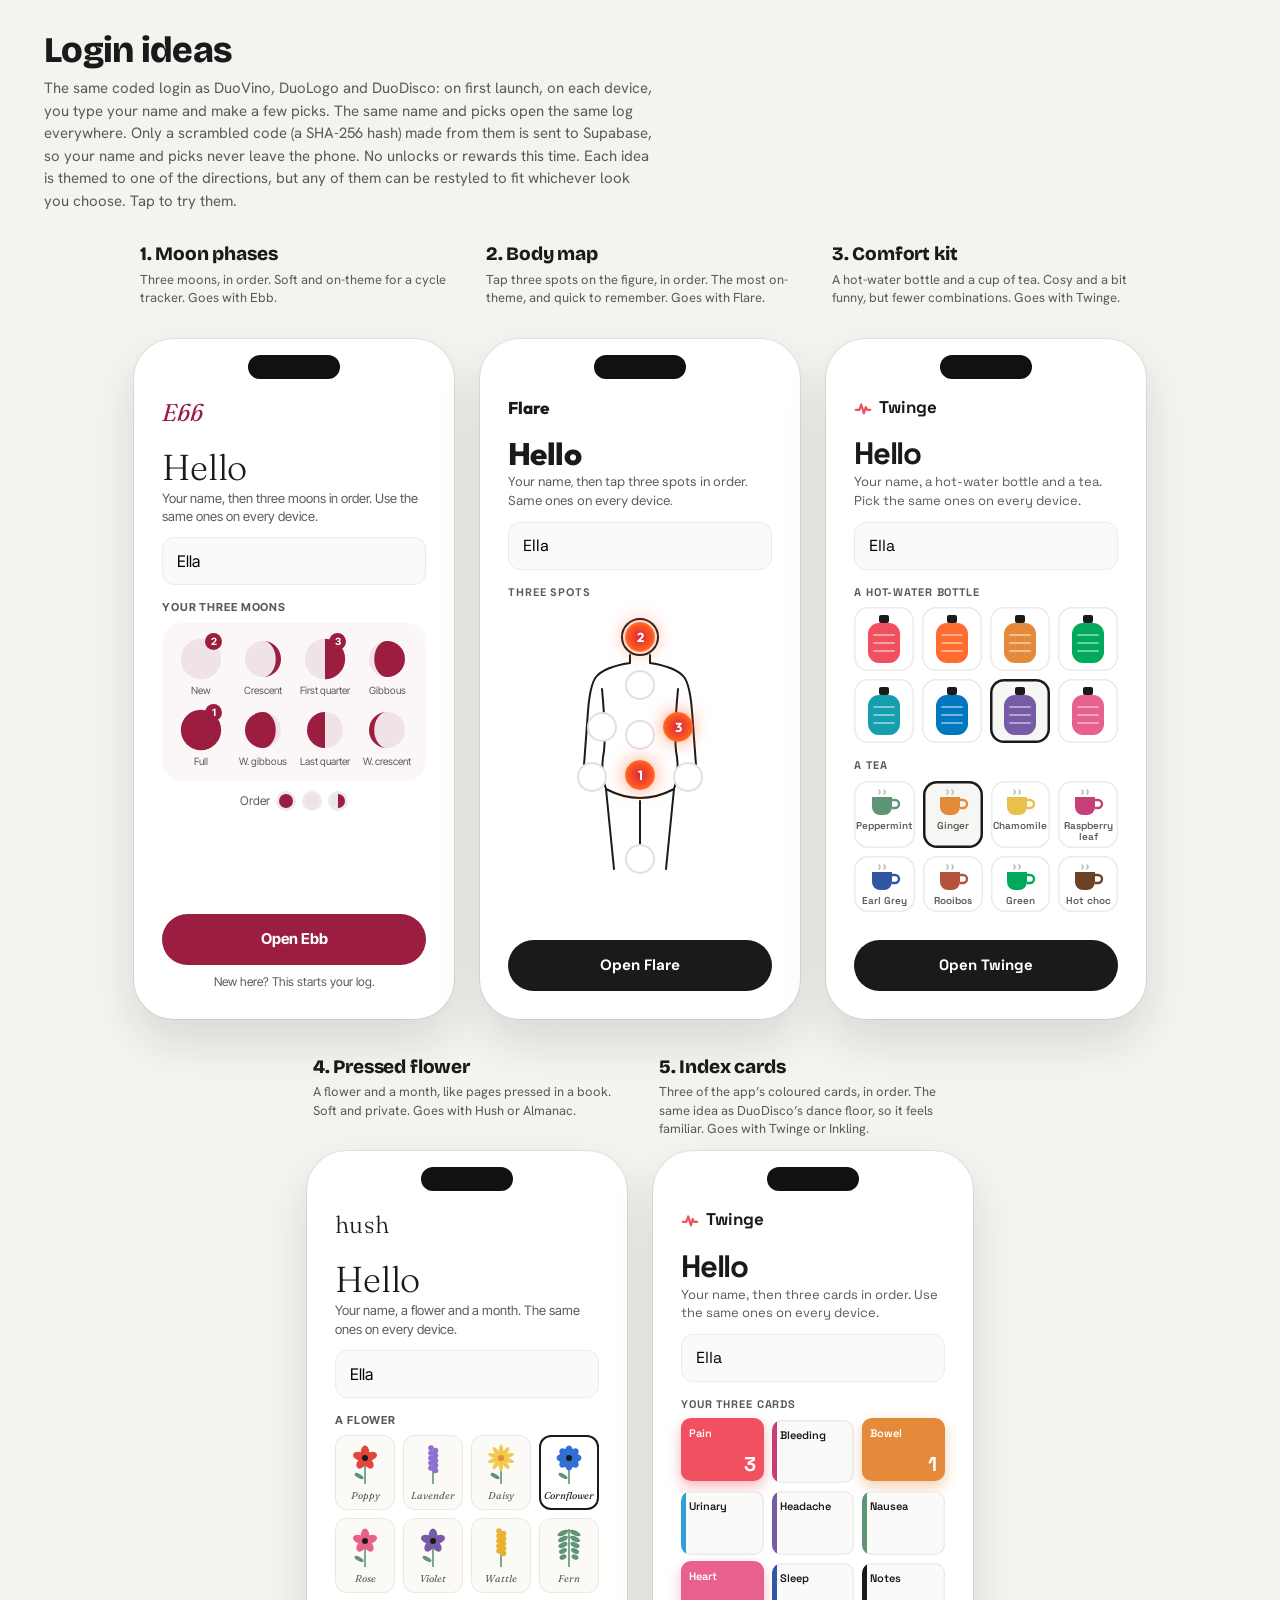
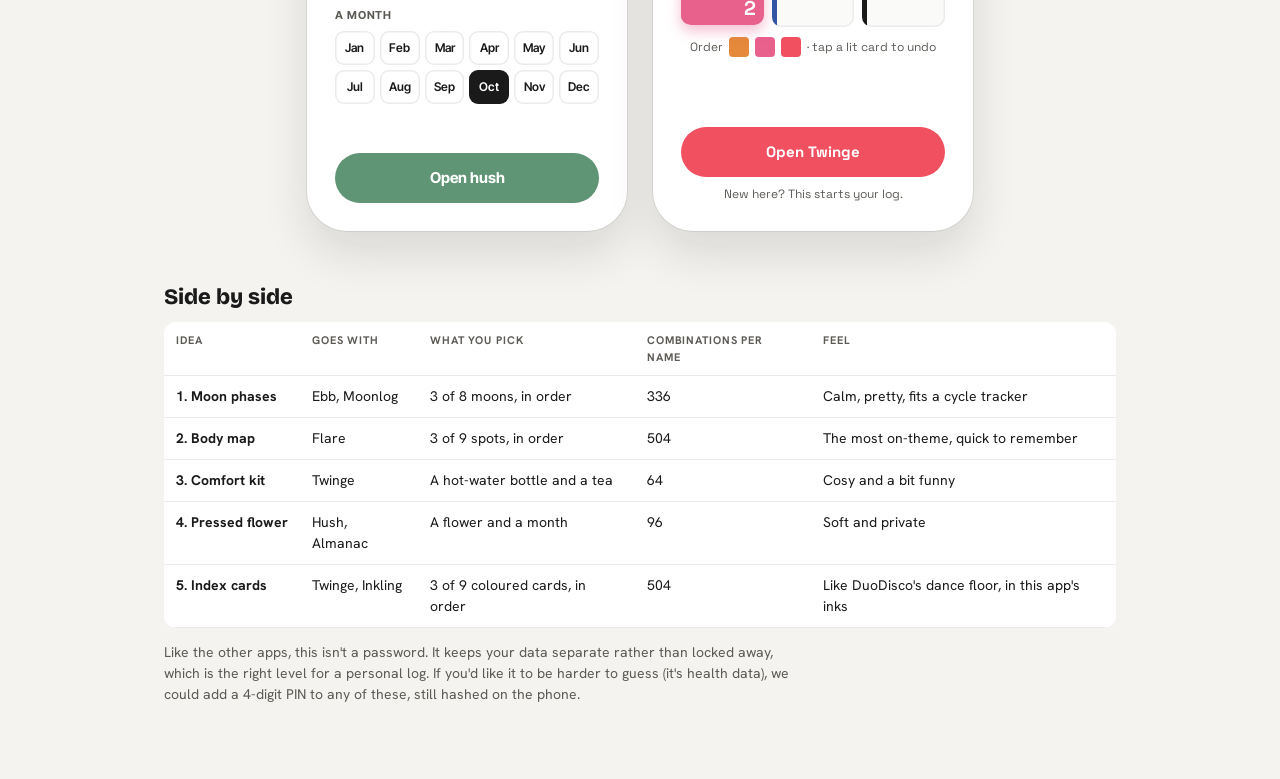
<file: design/logins.html>
<!DOCTYPE html>
<html lang="en">
<head>
<meta charset="utf-8">
<meta name="viewport" content="width=device-width, initial-scale=1">
<title>Symptom tracker: login ideas</title>
<link rel="preconnect" href="https://fonts.googleapis.com">
<link rel="preconnect" href="https://fonts.gstatic.com" crossorigin>
<link href="https://fonts.googleapis.com/css2?family=Bricolage+Grotesque:opsz,wght@12..96,600;12..96,800&family=Hanken+Grotesk:wght@400;500;600;700&family=Space+Grotesk:wght@400;500;600;700&family=Fraunces:ital,opsz,wght@0,9..144,300;0,9..144,500;1,9..144,400&family=Inter+Tight:wght@400;500;600;700&family=Outfit:wght@500;600;700;800&family=DM+Sans:opsz,wght@9..40,400;9..40,500;9..40,600;9..40,700&display=swap" rel="stylesheet">
<style>
/* Five first-launch logins. Same system as DuoVino, DuoLogo and DuoDisco: your name plus some picks.
   Only a SHA-256 hash of them is sent to Supabase. No unlocks or rewards. Every screen is tappable. */
:root{--ink:#1a1a1a;--soft:#5c5a55;--hair:#ebebeb;--faint:#dedede;--page:#f4f3ef;
  --display:'Bricolage Grotesque',system-ui,sans-serif;--sans:'Hanken Grotesk',system-ui,sans-serif;color-scheme:light}
*{box-sizing:border-box}
html,body{margin:0}
body{background:var(--page);color:var(--ink);font-family:var(--sans);font-size:15px;line-height:1.5}
button{font:inherit;color:inherit;background:none;border:0;padding:0;cursor:pointer}
button:focus-visible,input:focus-visible{outline:2px solid var(--k,#1a1a1a);outline-offset:3px}
.top{max-width:1240px;margin:0 auto;padding:32px 24px 6px}
.top h1{font-family:var(--display);font-weight:800;font-size:36px;letter-spacing:-.02em;margin:0 0 8px;line-height:1.04}
.top p{margin:0;color:var(--soft);max-width:76ch}
.flow{max-width:1240px;margin:0 auto;padding:22px 24px 50px;display:flex;flex-wrap:wrap;gap:34px 26px;justify-content:center}
.ph{width:320px;flex:0 0 320px}
.ph h2{font-family:var(--display);font-weight:800;font-size:19px;margin:0 0 2px 6px;letter-spacing:-.01em}
.ph .why{font-size:13px;color:var(--soft);margin:0 6px 10px;min-height:58px;line-height:1.4}
.scr{width:320px;height:680px;border-radius:40px;overflow:hidden;position:relative;border:8px solid #fff;box-shadow:0 22px 46px #1a1a1a1f,0 0 0 1px #1a1a1a14;background:#fff}
.in{position:absolute;inset:0;padding:48px 20px 20px;display:flex;flex-direction:column;overflow:hidden}
.notch{position:absolute;top:8px;left:50%;transform:translateX(-50%);width:92px;height:24px;background:#111;border-radius:20px;z-index:9}
.logo{display:flex;align-items:center;gap:7px;font-weight:700;font-size:17px}
.hello{font-size:31px;line-height:1;letter-spacing:-.02em;margin:18px 0 4px}
.sub{font-size:13px;color:var(--soft);margin:0 0 12px;line-height:1.4}
.lbl{font-size:11px;letter-spacing:.08em;text-transform:uppercase;font-weight:700;color:var(--soft);margin:14px 0 7px}
.name{font:inherit;font-size:16px;padding:11px 14px;border-radius:12px;border:1.5px solid var(--hair);background:#fafaf8;width:100%}
.go{margin-top:auto;display:block;width:100%;text-align:center;padding:14px;border-radius:999px;font-weight:700;font-size:15px;color:#fff;background:var(--k)}
.small{text-align:center;font-size:12px;color:var(--soft);margin-top:8px}
.order{display:flex;gap:6px;justify-content:center;margin-top:9px;font-size:12px;color:var(--soft);align-items:center;min-height:22px}
.order i{width:20px;height:20px;border-radius:50%;background:var(--hair);display:inline-flex;align-items:center;justify-content:center}

/* 1. moon phases (Ebb) */
.s1{font-family:'Inter Tight',sans-serif;--k:#9b1d3f}
.s1 .logo{font-family:'Fraunces',serif;font-style:italic;font-weight:400;font-size:24px;color:var(--k)}
.s1 .hello{font-family:'Fraunces',serif;font-weight:300;font-size:36px}
.sky{background:#fbf6f7;border-radius:20px;padding:16px 10px 12px;display:grid;grid-template-columns:repeat(4,1fr);gap:12px 4px}
.moon{display:flex;flex-direction:column;align-items:center;gap:4px;font-size:10px;color:var(--soft);position:relative}
.moon svg{transition:transform .15s}
.moon.on svg{transform:scale(1.12)}
.moon b{position:absolute;top:-6px;right:8px;width:17px;height:17px;border-radius:50%;background:var(--k);color:#fff;font-size:10px;display:none;align-items:center;justify-content:center}
.moon.on b{display:flex}

/* 2. body map (Flare) */
.s2{font-family:'DM Sans',sans-serif;--k:#ff5a1f}
.s2 .logo,.s2 .hello{font-family:'Outfit',sans-serif;font-weight:800}
.s2 .go{background:var(--ink)}
.map{position:relative;width:200px;height:300px;margin:0 auto}
.spot{position:absolute;width:30px;height:30px;margin:-15px 0 0 -15px;border-radius:50%;box-shadow:inset 0 0 0 2px #1a1a1a22;background:#fff;display:flex;align-items:center;justify-content:center;font-family:'Outfit';font-weight:800;font-size:13px;color:#fff;transition:all .15s}
.spot.on{background:radial-gradient(circle,#d7263d,#ff5a1f 60%,#ffd166);box-shadow:0 0 18px #ff5a1f99}

/* 3. comfort kit (Twinge) */
.s3{font-family:'Space Grotesk',sans-serif;--k:#1a1a1a}
.s3 .hello{font-weight:700;letter-spacing:-.04em}
.bottles{display:grid;grid-template-columns:repeat(4,1fr);gap:8px}
.btl{border-radius:14px;padding:6px 0 4px;display:flex;justify-content:center;box-shadow:inset 0 0 0 1.5px var(--hair)}
.btl.on,.tea.on{box-shadow:inset 0 0 0 2.5px var(--ink);background:#f6f6f4}
.teas{display:grid;grid-template-columns:repeat(4,1fr);gap:8px}
.tea{border-radius:14px;padding:7px 2px 6px;display:flex;flex-direction:column;align-items:center;gap:2px;font-size:10px;font-weight:600;color:var(--soft);box-shadow:inset 0 0 0 1.5px var(--hair);text-align:center;line-height:1.1}

/* 4. pressed flowers (Hush / Almanac) */
.s4{font-family:'Fraunces',serif;--k:#5f9474}
.s4 .logo{font-weight:300;font-size:24px;letter-spacing:.02em}
.s4 .hello{font-weight:300;font-size:36px}
.s4 .sub,.s4 .name,.s4 .lbl,.s4 .small,.s4 .go{font-family:'Inter Tight',sans-serif}
.flowers{display:grid;grid-template-columns:repeat(4,1fr);gap:8px}
.fl{aspect-ratio:.8;border-radius:12px;background:#fbfaf6;display:flex;flex-direction:column;align-items:center;justify-content:center;gap:2px;font-size:10px;font-style:italic;color:var(--soft);box-shadow:inset 0 0 0 1px #eee9dd}
.fl.on{box-shadow:inset 0 0 0 2px var(--ink);background:#fff;color:var(--ink)}
.months{display:grid;grid-template-columns:repeat(6,1fr);gap:5px}
.mo{padding:8px 0;border-radius:9px;text-align:center;font-family:'Inter Tight';font-size:12px;font-weight:600;box-shadow:inset 0 0 0 1.5px var(--hair)}
.mo.on{background:var(--ink);color:#fff;box-shadow:none}

/* 5. index cards (Twinge alt) */
.s5{font-family:'Space Grotesk',sans-serif;--k:#f15060}
.s5 .hello{font-weight:700;letter-spacing:-.04em}
.cards{display:grid;grid-template-columns:repeat(3,1fr);gap:8px}
.ic{aspect-ratio:1.3;border-radius:10px;background:#fafaf8;box-shadow:inset 0 0 0 1.5px var(--hair);position:relative;overflow:hidden;font-size:11px;font-weight:600;padding:7px 8px;display:flex;flex-direction:column;justify-content:space-between;text-align:left;transition:all .15s}
.ic::before{content:"";position:absolute;left:0;top:0;bottom:0;width:5px;background:var(--c)}
.ic .n{align-self:flex-end;font-size:20px;font-weight:700;opacity:0;color:#fff;line-height:1}
.ic.on{background:var(--c);color:#fff;box-shadow:0 6px 14px color-mix(in srgb,var(--c) 40%,transparent);transform:translateY(-2px)}
.ic.on .n{opacity:1}

.compare{max-width:1000px;margin:0 auto;padding:0 24px 60px}
.compare h3{font-family:var(--display);font-weight:800;font-size:22px;margin:0 0 8px}
.compare table{width:100%;border-collapse:collapse;font-size:14px;background:#fff;border-radius:12px;overflow:hidden}
.compare th,.compare td{text-align:left;padding:10px 12px;border-bottom:1px solid var(--hair);vertical-align:top}
.compare th{font-size:11px;letter-spacing:.08em;text-transform:uppercase;color:var(--soft);font-weight:700}
.compare td:first-child{font-weight:700;white-space:nowrap}
.compare p{color:var(--soft);font-size:14px;max-width:80ch}
</style>
</head>
<body>
<div class="top">
  <h1>Login ideas</h1>
  <p>The same coded login as DuoVino, DuoLogo and DuoDisco: on first launch, on each device, you type your name and make a few picks. The same name and picks open the same log everywhere. Only a scrambled code (a SHA-256 hash) made from them is sent to Supabase, so your name and picks never leave the phone. No unlocks or rewards this time. Each idea is themed to one of the directions, but any of them can be restyled to fit whichever look you choose. Tap to try them.</p>
</div>
<div class="flow" id="flow"></div>
<section class="compare">
  <h3>Side by side</h3>
  <table>
    <tr><th>Idea</th><th>Goes with</th><th>What you pick</th><th>Combinations per name</th><th>Feel</th></tr>
    <tr><td>1. Moon phases</td><td>Ebb, Moonlog</td><td>3 of 8 moons, in order</td><td>336</td><td>Calm, pretty, fits a cycle tracker</td></tr>
    <tr><td>2. Body map</td><td>Flare</td><td>3 of 9 spots, in order</td><td>504</td><td>The most on-theme, quick to remember</td></tr>
    <tr><td>3. Comfort kit</td><td>Twinge</td><td>A hot-water bottle and a tea</td><td>64</td><td>Cosy and a bit funny</td></tr>
    <tr><td>4. Pressed flower</td><td>Hush, Almanac</td><td>A flower and a month</td><td>96</td><td>Soft and private</td></tr>
    <tr><td>5. Index cards</td><td>Twinge, Inkling</td><td>3 of 9 coloured cards, in order</td><td>504</td><td>Like DuoDisco's dance floor, in this app's inks</td></tr>
  </table>
  <p>Like the other apps, this isn't a password. It keeps your data separate rather than locked away, which is the right level for a personal log. If you'd like it to be harder to guess (it's health data), we could add a 4-digit PIN to any of these, still hashed on the phone.</p>
</section>

<script>
const flow=document.getElementById('flow');
const screen=(cls,title,why,inner)=>{const d=document.createElement('div');d.className='ph';d.innerHTML=`<h2>${title}</h2><p class="why">${why}</p><div class="scr ${cls}"><div class="notch"></div><div class="in">${inner}</div></div>`;flow.appendChild(d);return d;};
const nameBox='<input class="name" placeholder="Your name" value="Ella" aria-label="Your name">';
// Pick n in order: tap to add, tap a lit one to undo the last.
function ordered(root,sel,max,onDraw){let picks=[];const items=[...root.querySelectorAll(sel)];
  const draw=()=>{items.forEach((el,i)=>{const k=picks.indexOf(i);el.classList.toggle('on',k>=0);const b=el.querySelector('b,.n');if(b)b.textContent=k>=0?k+1:'';});onDraw&&onDraw(picks);};
  items.forEach((el,i)=>el.addEventListener('click',()=>{const k=picks.indexOf(i);if(k>=0)picks=picks.slice(0,k);else if(picks.length<max)picks.push(i);draw();}));
  return (p)=>{picks=p;draw();};}
function single(root,sel){const items=[...root.querySelectorAll(sel)];items.forEach(el=>el.addEventListener('click',()=>{items.forEach(x=>x.classList.remove('on'));el.classList.add('on');}));}

/* 1. Moon phases */
const moonSVG=(p,s=40)=>{ // p: 0 new … 4 full … 7 waning crescent
  const r=s/2-2,c=s/2;const lit='#9b1d3f',dark='#f0e3e7';
  if(p===0)return `<svg width="${s}" height="${s}"><circle cx="${c}" cy="${c}" r="${r}" fill="${dark}"/></svg>`;
  if(p===4)return `<svg width="${s}" height="${s}"><circle cx="${c}" cy="${c}" r="${r}" fill="${lit}"/></svg>`;
  const k=Math.abs(Math.cos(Math.PI*p/4))*r;const cres=p===1||p===7;
  const path=p<4?`M${c} ${c-r} A${r} ${r} 0 0 1 ${c} ${c+r} A${k} ${r} 0 0 ${cres?0:1} ${c} ${c-r}Z`
                :`M${c} ${c-r} A${r} ${r} 0 0 0 ${c} ${c+r} A${k} ${r} 0 0 ${cres?1:0} ${c} ${c-r}Z`;
  return `<svg width="${s}" height="${s}"><circle cx="${c}" cy="${c}" r="${r}" fill="${dark}"/><path d="${path}" fill="${lit}"/></svg>`;};
const MOONS=['New','Crescent','First quarter','Gibbous','Full','Waning gibbous','Last quarter','Waning crescent'];
const m=screen('s1','1. Moon phases','Three moons, in order. Soft and on-theme for a cycle tracker. Goes with Ebb.',
 `<div class="logo">Ebb</div><div class="hello">Hello</div><p class="sub">Your name, then three moons in order. Use the same ones on every device.</p>${nameBox}
  <div class="lbl">Your three moons</div><div class="sky">${MOONS.map((n,i)=>`<button class="moon">${moonSVG(i)}<b></b>${n.replace('Waning ','W. ')}</button>`).join('')}</div>
  <div class="order" id="o1"></div><button class="go">Open Ebb</button><div class="small">New here? This starts your log.</div>`);
ordered(m,'.moon',3,p=>{m.querySelector('#o1').innerHTML='Order '+[0,1,2].map(i=>`<i>${p[i]!=null?moonSVG(p[i],18):''}</i>`).join('');})([4,0,2]);

/* 2. Body map */
const SPOTS=[[100,30,'Head'],[100,78,'Chest'],[62,120,'Left side'],[138,120,'Right side'],[100,128,'Stomach'],[100,168,'Lower abdomen'],[52,170,'Left hand'],[148,170,'Right hand'],[100,252,'Feet']];
const fig=`<svg width="200" height="300" viewBox="0 0 200 300" style="position:absolute;inset:0" fill="none" stroke="#1a1a1a" stroke-width="2" stroke-linecap="round" stroke-linejoin="round"><circle cx="100" cy="30" r="18"/><path d="M90 48 V56 Q64 60 56 70 Q50 78 48 104 L44 158 M110 48 V56 Q136 60 144 70 Q150 78 152 104 L156 158 M62 82 Q66 124 64 144 Q60 164 66 182 L74 262 M138 82 Q134 124 136 144 Q140 164 134 182 L126 262 M66 182 Q100 200 134 182 M100 194 V262"/></svg>`;
const b=screen('s2','2. Body map','Tap three spots on the figure, in order. The most on-theme, and quick to remember. Goes with Flare.',
 `<div class="logo">Flare</div><div class="hello">Hello</div><p class="sub">Your name, then tap three spots in order. Same ones on every device.</p>${nameBox}
  <div class="lbl">Three spots</div><div class="map">${fig}${SPOTS.map(([x,y,l])=>`<button class="spot" style="left:${x}px;top:${y}px" aria-label="${l}"><b></b></button>`).join('')}</div>
  <button class="go">Open Flare</button>`);
ordered(b,'.spot',3)([5,0,3]);

/* 3. Comfort kit */
const BOTTLE=['#f15060','#ff6c2f','#e48a3a','#00a95c','#159fae','#0078bf','#765ba7','#e8608c'];
const btl=c=>`<svg width="44" height="54" viewBox="0 0 44 54"><rect x="17" y="2" width="10" height="8" rx="2" fill="#1a1a1a"/><rect x="6" y="10" width="32" height="40" rx="11" fill="${c}"/><path d="M12 22 h20 M12 30 h20 M12 38 h20" stroke="#fff" stroke-opacity=".45" stroke-width="2" stroke-linecap="round"/></svg>`;
const TEAS=[['Peppermint','#5f9474'],['Ginger','#e48a3a'],['Chamomile','#e7c14a'],['Raspberry leaf','#c83f78'],['Earl Grey','#3255a4'],['Rooibos','#b5523b'],['Green','#00a95c'],['Hot choc','#6b4226']];
const cup=c=>`<svg width="34" height="30" viewBox="0 0 34 30"><path d="M4 9 h20 v10 a8 8 0 0 1 -8 8 h-4 a8 8 0 0 1 -8 -8z" fill="${c}"/><path d="M24 12 h3 a4 4 0 0 1 0 8 h-3" fill="none" stroke="${c}" stroke-width="2.4"/><path d="M11 2 q2 2 0 4 M16 2 q2 2 0 4" stroke="#bbb" stroke-width="1.6" fill="none" stroke-linecap="round"/></svg>`;
const tw=`<svg width="18" height="18" viewBox="0 0 20 20"><path d="M2 12 L6 12 L8 6 L11 16 L13 9 L14.5 12 L18 12" fill="none" stroke="#f15060" stroke-width="2.4" stroke-linecap="round" stroke-linejoin="round"/></svg>`;
const k3=screen('s3','3. Comfort kit','A hot-water bottle and a cup of tea. Cosy and a bit funny, but fewer combinations. Goes with Twinge.',
 `<div class="logo">${tw}Twinge</div><div class="hello">Hello</div><p class="sub">Your name, a hot-water bottle and a tea. Pick the same ones on every device.</p>${nameBox}
  <div class="lbl">A hot-water bottle</div><div class="bottles">${BOTTLE.map((c,i)=>`<button class="btl ${i===6?'on':''}">${btl(c)}</button>`).join('')}</div>
  <div class="lbl">A tea</div><div class="teas">${TEAS.map(([n,c],i)=>`<button class="tea ${i===1?'on':''}">${cup(c)}${n}</button>`).join('')}</div>
  <button class="go">Open Twinge</button>`);
single(k3,'.btl');single(k3,'.tea');

/* 4. Pressed flower */
const FLOWERS=[['Poppy','#e2453c'],['Lavender','#8f6fd1'],['Daisy','#f2c94c'],['Cornflower','#2f6fd6'],['Rose','#e8608c'],['Violet','#765ba7'],['Wattle','#e9b12c'],['Fern','#5f9474']];
const flower=(c,i)=>{if(i===7)return `<svg width="34" height="44" viewBox="0 0 34 44"><path d="M17 42 V4" stroke="${c}" stroke-width="1.6"/>${[8,14,20,26,32].map((y,j)=>`<ellipse cx="${11}" cy="${y}" rx="${6-j*.6}" ry="2.4" fill="${c}" transform="rotate(-25 11 ${y})"/><ellipse cx="23" cy="${y}" rx="${6-j*.6}" ry="2.4" fill="${c}" transform="rotate(25 23 ${y})"/>`).join('')}</svg>`;
  if(i===1||i===6)return `<svg width="34" height="44" viewBox="0 0 34 44"><path d="M17 42 V10" stroke="#5f9474" stroke-width="1.6"/>${[6,11,16,21,26].map(y=>`<circle cx="15" cy="${y}" r="2.8" fill="${c}"/><circle cx="19.5" cy="${y+2.5}" r="2.8" fill="${c}"/>`).join('')}</svg>`;
  const n=i===2?10:i===3?8:5;let p='';for(let j=0;j<n;j++){p+=`<ellipse cx="17" cy="${i===2?9:10}" rx="${i===2?2.2:4.2}" ry="${i===2?6.5:6.5}" fill="${c}" transform="rotate(${360/n*j} 17 16)"/>`;}
  return `<svg width="34" height="44" viewBox="0 0 34 44"><path d="M17 42 V22" stroke="#5f9474" stroke-width="1.6"/><ellipse cx="11" cy="34" rx="5" ry="2" fill="#5f9474" transform="rotate(30 11 34)"/>${p}<circle cx="17" cy="16" r="3" fill="${i===2?'#e48a3a':'#1a1a1a'}"/></svg>`;};
const MONTHS=['Jan','Feb','Mar','Apr','May','Jun','Jul','Aug','Sep','Oct','Nov','Dec'];
const f4=screen('s4','4. Pressed flower','A flower and a month, like pages pressed in a book. Soft and private. Goes with Hush or Almanac.',
 `<div class="logo">hush</div><div class="hello">Hello</div><p class="sub">Your name, a flower and a month. The same ones on every device.</p>${nameBox}
  <div class="lbl">A flower</div><div class="flowers">${FLOWERS.map(([n,c],i)=>`<button class="fl ${i===3?'on':''}">${flower(c,i)}${n}</button>`).join('')}</div>
  <div class="lbl">A month</div><div class="months">${MONTHS.map((n,i)=>`<button class="mo ${i===9?'on':''}">${n}</button>`).join('')}</div>
  <button class="go">Open hush</button>`);
single(f4,'.fl');single(f4,'.mo');

/* 5. Index cards */
const CARDS=[['Pain','#f15060'],['Bleeding','#c83f78'],['Bowel','#e48a3a'],['Urinary','#2f9fd6'],['Headache','#765ba7'],['Nausea','#5f9474'],['Heart','#e8608c'],['Sleep','#3255a4'],['Notes','#1a1a1a']];
const c5=screen('s5','5. Index cards','Three of the app’s coloured cards, in order. The same idea as DuoDisco’s dance floor, so it feels familiar. Goes with Twinge or Inkling.',
 `<div class="logo">${tw}Twinge</div><div class="hello">Hello</div><p class="sub">Your name, then three cards in order. Use the same ones on every device.</p>${nameBox}
  <div class="lbl">Your three cards</div><div class="cards">${CARDS.map(([n,c])=>`<button class="ic" style="--c:${c}">${n}<span class="n"></span></button>`).join('')}</div>
  <div class="order" id="o5"></div><button class="go">Open Twinge</button><div class="small">New here? This starts your log.</div>`);
ordered(c5,'.ic',3,p=>{c5.querySelector('#o5').innerHTML='Order '+[0,1,2].map(i=>`<i style="border-radius:4px;background:${p[i]!=null?CARDS[p[i]][1]:'var(--hair)'}"></i>`).join('')+' · tap a lit card to undo';})([2,6,0]);
</script>
</body>
</html>
</file>
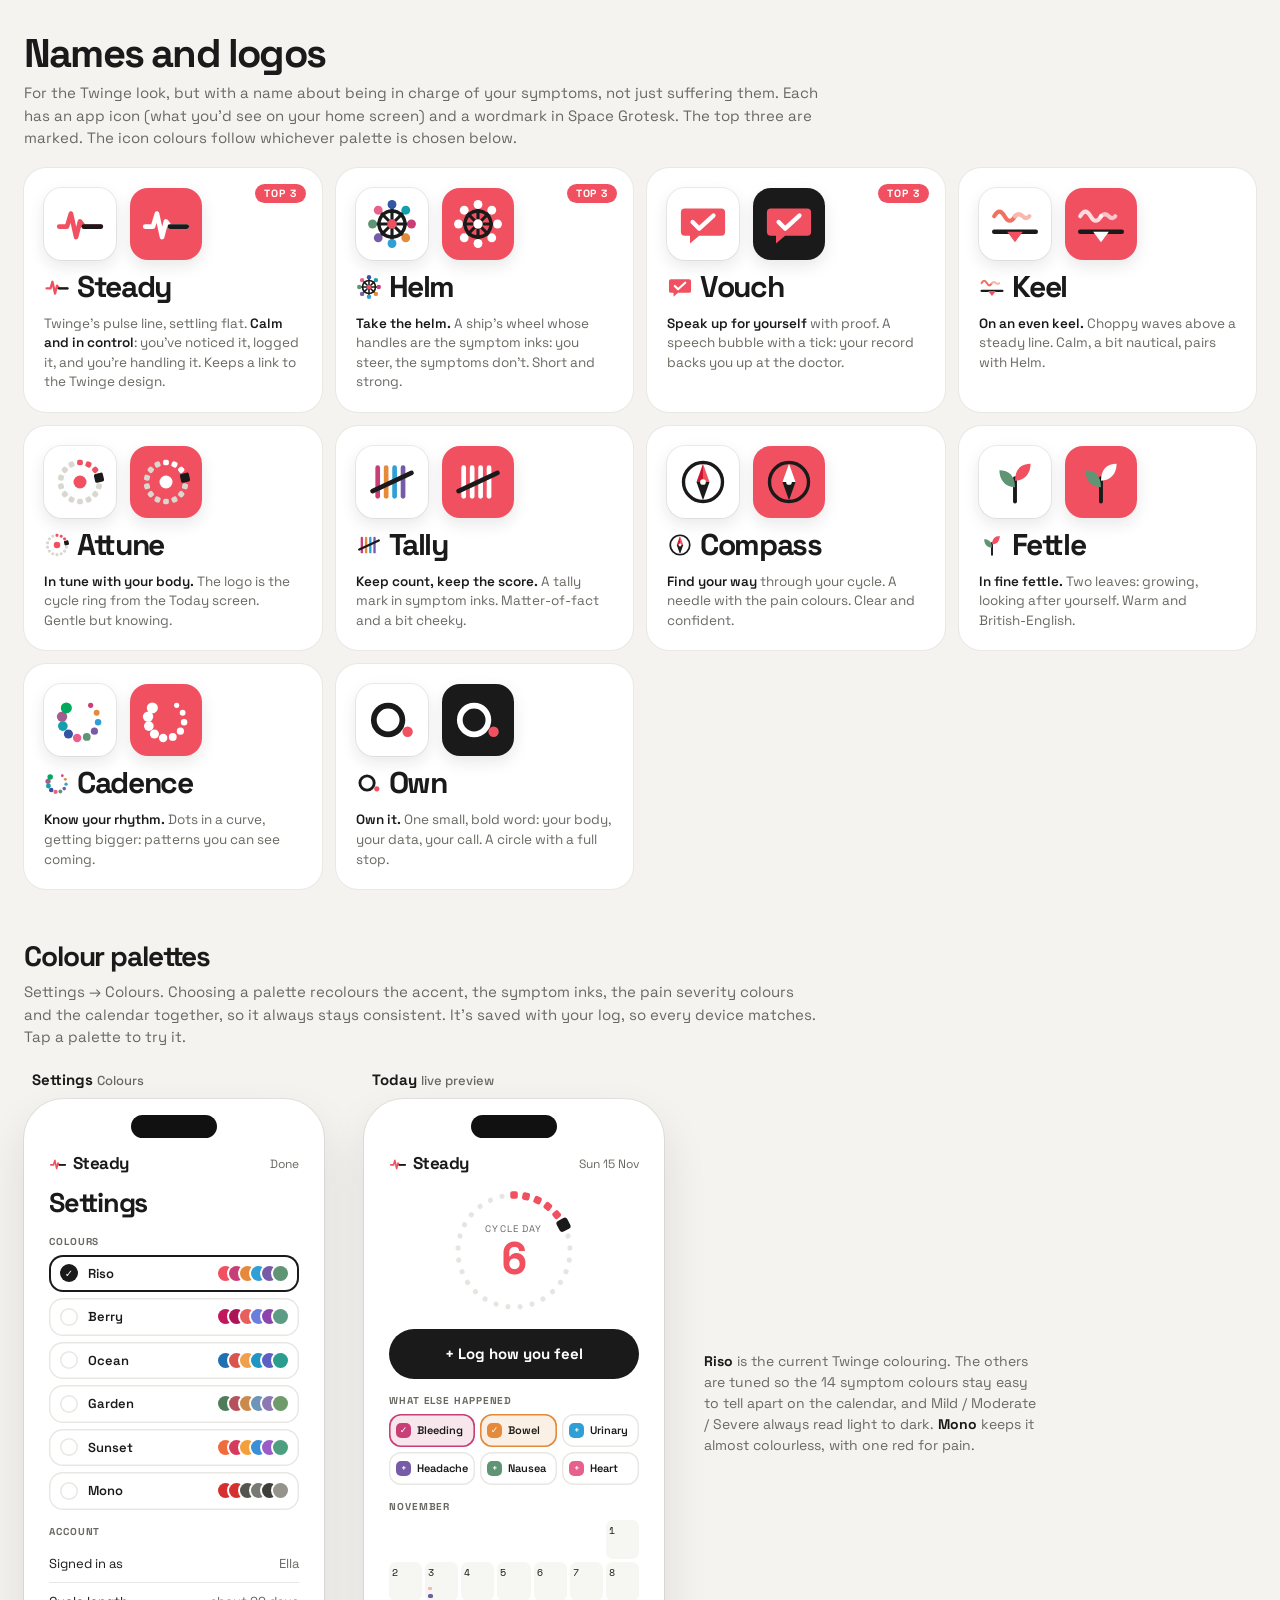
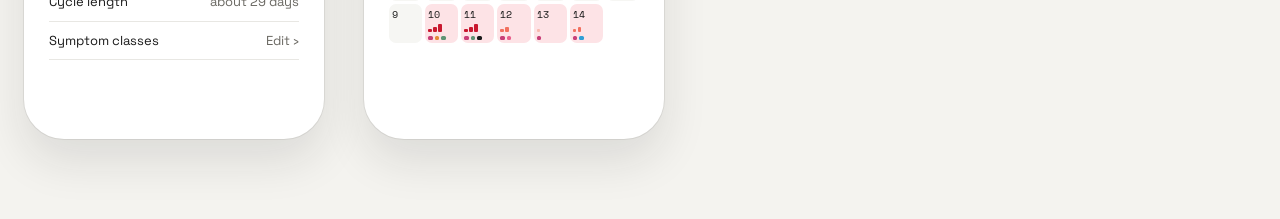
<file: design/names.html>
<!DOCTYPE html>
<html lang="en">
<head>
<meta charset="utf-8">
<meta name="viewport" content="width=device-width, initial-scale=1">
<title>Symptom tracker: names, logos and palettes</title>
<link rel="preconnect" href="https://fonts.googleapis.com">
<link rel="preconnect" href="https://fonts.gstatic.com" crossorigin>
<link href="https://fonts.googleapis.com/css2?family=Space+Grotesk:wght@400;500;600;700&family=Space+Mono:wght@400;700&display=swap" rel="stylesheet">
<style>
/* Names and logos for the Twinge look, plus the colour palette setting. Tap a palette to recolour the phones. */
:root{--ink:#1a1a1a;--soft:#6a6862;--hair:#e8e7e3;--page:#f4f3ef;color-scheme:light}
*{box-sizing:border-box}
html,body{margin:0}
body{background:var(--page);color:var(--ink);font-family:'Space Grotesk',system-ui,sans-serif;font-size:15px;line-height:1.5}
button{font:inherit;color:inherit;background:none;border:0;padding:0;cursor:pointer;text-align:inherit}
.wrap{max-width:1300px;margin:0 auto;padding:34px 24px 0}
h1{font-weight:700;font-size:40px;letter-spacing:-.045em;margin:0 0 8px;line-height:1}
h2{font-weight:700;font-size:28px;letter-spacing:-.04em;margin:46px 0 4px}
.lede{color:var(--soft);max-width:80ch;margin:0}
.grid{display:grid;grid-template-columns:repeat(auto-fill,minmax(290px,1fr));gap:14px;margin-top:18px}
.nm{background:#fff;border-radius:22px;padding:20px;box-shadow:0 0 0 1px #1a1a1a0d;display:flex;flex-direction:column;gap:12px;position:relative}
.nm .row{display:flex;align-items:center;gap:14px}
.icon{width:72px;height:72px;border-radius:18px;display:flex;align-items:center;justify-content:center;flex:0 0 72px;box-shadow:0 6px 16px #1a1a1a1a}
.wm{display:flex;align-items:center;gap:7px;font-weight:700;font-size:30px;letter-spacing:-.045em;line-height:1}
.nm p{margin:0;font-size:13.5px;color:var(--soft);line-height:1.45}
.nm p b{color:var(--ink);font-weight:600}
.tag{position:absolute;top:16px;right:16px;font-size:10.5px;letter-spacing:.08em;text-transform:uppercase;font-weight:700;color:#fff;background:#f15060;padding:2px 9px;border-radius:99px}
.small{display:flex;align-items:center;gap:10px;font-size:12px;color:var(--soft);padding-top:10px;border-top:1px solid var(--hair)}
.small .mini{width:30px;height:30px;border-radius:8px;display:flex;align-items:center;justify-content:center}

/* palettes */
.pal{display:flex;gap:40px;flex-wrap:wrap;align-items:flex-start;margin-top:20px}
.ph{width:300px;flex:0 0 300px}
.ph .cap{font-weight:700;font-size:15px;margin:0 0 8px 8px}
.ph .cap span{font-weight:500;color:var(--soft);font-size:13px}
.scr{width:300px;height:640px;border-radius:40px;overflow:hidden;position:relative;border:8px solid #fff;box-shadow:0 22px 46px #1a1a1a1c,0 0 0 1px #1a1a1a14;background:#fff;font-size:13px}
.in{position:absolute;inset:0;padding:44px 17px 16px;display:flex;flex-direction:column}
.notch{position:absolute;top:8px;left:50%;transform:translateX(-50%);width:86px;height:23px;background:#111;border-radius:20px;z-index:9}
.hd{display:flex;justify-content:space-between;align-items:center;font-size:12px;color:var(--soft)}
.hd .w{display:flex;align-items:center;gap:6px;font-weight:700;font-size:17px;letter-spacing:-.03em;color:var(--ink)}
.ttl{font-weight:700;font-size:27px;letter-spacing:-.04em;margin:12px 0 4px;line-height:1}
.lbl{font-size:10px;letter-spacing:.09em;text-transform:uppercase;font-weight:700;color:var(--soft);margin:14px 0 6px}
.pals{display:flex;flex-direction:column;gap:6px}
.pl{display:flex;align-items:center;gap:10px;padding:9px 11px;border-radius:14px;box-shadow:inset 0 0 0 1.4px var(--hair);font-weight:600;font-size:13px}
.pl.on{box-shadow:inset 0 0 0 2px var(--ink)}
.pl .sw{display:flex;margin-left:auto}
.pl .sw i{width:15px;height:15px;border-radius:50%;margin-left:-4px;box-shadow:0 0 0 2px #fff}
.pl .ck{width:18px;height:18px;border-radius:50%;box-shadow:inset 0 0 0 1.5px var(--hair);display:flex;align-items:center;justify-content:center;font-size:10px;color:#fff}
.pl.on .ck{background:var(--ink);box-shadow:none}
.set{display:flex;justify-content:space-between;padding:9px 0;border-bottom:1px solid var(--hair);font-size:13px}
.set span{color:var(--soft)}
.ring{width:136px;height:136px;margin:6px auto 0;position:relative}
.ring .mid{position:absolute;inset:0;display:flex;flex-direction:column;align-items:center;justify-content:center}
.ring small{font-size:9.5px;letter-spacing:.12em;text-transform:uppercase;color:var(--soft)}
.ring b{font-family:'Space Mono';font-size:44px;line-height:1;color:var(--acc)}
.logbtn{margin-top:10px;padding:14px;border-radius:99px;background:#1a1a1a;color:#fff;text-align:center;font-weight:700;font-size:15px}
.classes{display:grid;grid-template-columns:repeat(3,1fr);gap:5px}
.cls{border-radius:12px;padding:6px 7px;font-size:11px;font-weight:600;box-shadow:inset 0 0 0 1.4px var(--hair);display:flex;align-items:center;gap:6px;min-height:33px}
.cls i{width:15px;height:15px;border-radius:5px;background:var(--c);flex:0 0 15px;display:flex;align-items:center;justify-content:center;color:#fff;font-style:normal;font-size:9px}
.cls.added{background:color-mix(in srgb,var(--c) 13%,#fff);box-shadow:inset 0 0 0 1.6px var(--c)}
.cal{display:grid;grid-template-columns:repeat(7,minmax(0,1fr));gap:3px}
.cal .d{aspect-ratio:.85;border-radius:7px;background:#f6f6f3;font:9.5px 'Space Mono';padding:3px;display:flex;flex-direction:column;justify-content:space-between}
.cal .d.b{background:var(--bleed)}
.cal .d .dots{display:flex;gap:2px}
.cal .d .dots i{width:4.5px;height:4.5px;border-radius:1.5px;background:var(--c)}
.cal .d .bars{display:flex;gap:1.5px;align-items:flex-end;height:8px}
.cal .d .bars u{width:3.5px;border-radius:1px;background:var(--s);text-decoration:none}
.pnote{max-width:340px;color:var(--soft);font-size:14px}
.pnote b{color:var(--ink)}
.foot{height:80px}
</style>
</head>
<body>
<div class="wrap">
  <h1>Names and logos</h1>
  <p class="lede">For the Twinge look, but with a name about being in charge of your symptoms, not just suffering them. Each has an app icon (what you'd see on your home screen) and a wordmark in Space Grotesk. The top three are marked. The icon colours follow whichever palette is chosen below.</p>
  <div class="grid" id="names"></div>

  <h2>Colour palettes</h2>
  <p class="lede">Settings → Colours. Choosing a palette recolours the accent, the symptom inks, the pain severity colours and the calendar together, so it always stays consistent. It's saved with your log, so every device matches. Tap a palette to try it.</p>
  <div class="pal">
    <div class="ph"><div class="cap">Settings <span>Colours</span></div><div class="scr"><div class="notch"></div><div class="in" id="settings"></div></div></div>
    <div class="ph"><div class="cap">Today <span>live preview</span></div><div class="scr"><div class="notch"></div><div class="in" id="preview"></div></div></div>
    <p class="pnote" style="align-self:center"><b>Riso</b> is the current Twinge colouring. The others are tuned so the 14 symptom colours stay easy to tell apart on the calendar, and Mild / Moderate / Severe always read light to dark. <b>Mono</b> keeps it almost colourless, with one red for pain.</p>
  </div>
</div>
<div class="foot"></div>

<script>
/* ---------- palettes: accent, severity (mild→severe), bleeding tint, 14 symptom inks ---------- */
const KEYS=['bleed','bowel','urine','head','nausea','heart','sleep','energy','stress','food','act','treat','impact','note'];
const LABEL={bleed:'Bleeding',bowel:'Bowel',urine:'Urinary',head:'Headache',nausea:'Nausea',heart:'Heart',sleep:'Sleep',energy:'Energy',stress:'Stress',food:'Food',act:'Activity',treat:'Treatment',impact:'Day impact',note:'Notes'};
const PAL=[
 {n:'Riso',acc:'#f15060',sev:['#f9b8ae','#f2705f','#c9182f'],bleed:'#fde3e6',c:['#c83f78','#e48a3a','#2f9fd6','#765ba7','#5f9474','#e8608c','#3255a4','#159fae','#a35d8f','#00a95c','#0078bf','#1a1a1a','#f15060','#9a978f']},
 {n:'Berry',acc:'#c2185b',sev:['#f6bfd3','#e0638f','#9c1048'],bleed:'#fbe3ec',c:['#ad1457','#e65f5c','#6a7fdb','#8e44ad','#5d9b84','#f06292','#3f3d8f','#26a69a','#b5527f','#7cb342','#5c6bc0','#3b1f2b','#c2185b','#a38f99']},
 {n:'Ocean',acc:'#1f6fb2',sev:['#f6c9b4','#ee8a64','#c4442a'],bleed:'#fde6df',c:['#d9534f','#f0a04b','#2196c4','#5c5fc4','#2a9d8f','#e57399','#1d3f72','#4fc3d9','#7d6bb0','#43a36b','#0d5c99','#16263d','#c4442a','#8d99a6']},
 {n:'Garden',acc:'#4f7d5c',sev:['#ecd2c4','#d38f74','#a14b3a'],bleed:'#f6e5df',c:['#b5525c','#c98a4b','#6d95b8','#8c79b3','#6f9a6b','#d48a98','#4e5f86','#5fa3a0','#a07a98','#93a35a','#5a83a8','#3c3c37','#a14b3a','#a8a49b']},
 {n:'Sunset',acc:'#ef6c3c',sev:['#ffd2a8','#ff9459','#d9412b'],bleed:'#ffe7dc',c:['#d63a5c','#f4a03a','#3a8fd6','#9a5cc6','#4e9f80','#ff7a9c','#3d4a9e','#2bb3b8','#c06a9f','#7fb03a','#2e74c4','#2b1d18','#ef6c3c','#a6968b']},
 {n:'Mono',acc:'#d62f2f',sev:['#d9d9d6','#8f8f8a','#d62f2f'],bleed:'#ececea',c:['#d62f2f','#55554f','#7a7a74','#3d3d39','#94948d','#b0302a','#24241f','#6b6b65','#a3a39c','#4a4a44','#86867f','#111','#d62f2f','#b8b8b2']},
];
let cur=0;
const P=()=>PAL[cur];const col=k=>P().c[KEYS.indexOf(k)];

/* ---------- logos: each draws in the current palette ---------- */
const L={
 Steady:(s,p)=>`<svg width="${s}" height="${s}" viewBox="0 0 40 40"><path d="M4 22 L10 22 L13 12 L17 30 L20 18 L23 22 L36 22" fill="none" stroke="${p.acc}" stroke-width="3.6" stroke-linecap="round" stroke-linejoin="round"/><path d="M23 22 L36 22" stroke="#1a1a1a" stroke-width="3.6" stroke-linecap="round"/></svg>`,
 Helm:(s,p)=>{let o='';for(let i=0;i<8;i++){const a=i*Math.PI/4,x=20+15*Math.cos(a),y=20+15*Math.sin(a);o+=`<line x1="20" y1="20" x2="${x.toFixed(1)}" y2="${y.toFixed(1)}" stroke="#1a1a1a" stroke-width="2.4" stroke-linecap="round"/><circle cx="${x.toFixed(1)}" cy="${y.toFixed(1)}" r="3.4" fill="${p.c[i]}"/>`;}return `<svg width="${s}" height="${s}" viewBox="0 0 40 40"><circle cx="20" cy="20" r="10" fill="none" stroke="#1a1a1a" stroke-width="2.6"/>${o}<circle cx="20" cy="20" r="3.6" fill="${p.acc}"/></svg>`;},
 Vouch:(s,p)=>`<svg width="${s}" height="${s}" viewBox="0 0 40 40"><path d="M6 8 h28 a3 3 0 0 1 3 3 v15 a3 3 0 0 1 -3 3 H17 l-7 6 v-6 H6 a3 3 0 0 1 -3 -3 V11 a3 3 0 0 1 3 -3z" fill="${p.acc}"/><path d="M12 18.5 l5 5 l11 -10" fill="none" stroke="#fff" stroke-width="3.4" stroke-linecap="round" stroke-linejoin="round"/></svg>`,
 Keel:(s,p)=>`<svg width="${s}" height="${s}" viewBox="0 0 40 40"><path d="M4 14 q4 -7 8 0 t8 0" fill="none" stroke="${p.sev[1]}" stroke-width="3.2" stroke-linecap="round"/><path d="M20 14 q3 -3 6 0 t5 0" fill="none" stroke="${p.sev[0]}" stroke-width="3.2" stroke-linecap="round"/><path d="M4 26 H36" stroke="#1a1a1a" stroke-width="3.4" stroke-linecap="round"/><path d="M14 26 L20 34 L26 26" fill="${p.acc}"/></svg>`,
 Attune:(s,p)=>{let o='';for(let i=0;i<14;i++){const a=i/14*2*Math.PI-Math.PI/2,x=20+15*Math.cos(a),y=20+15*Math.sin(a),now=i===3,per=i<3;o+=`<rect x="${(x-(now?3.5:2.2)).toFixed(1)}" y="${(y-(now?3.5:2.2)).toFixed(1)}" width="${now?7:4.4}" height="${now?7:4.4}" rx="1.4" fill="${now?'#1a1a1a':per?p.acc:'#d9d7d0'}" transform="rotate(${(i/14*360).toFixed(0)} ${x.toFixed(1)} ${y.toFixed(1)})"/>`;}return `<svg width="${s}" height="${s}" viewBox="0 0 40 40">${o}<circle cx="20" cy="20" r="5" fill="${p.acc}"/></svg>`;},
 Tally:(s,p)=>`<svg width="${s}" height="${s}" viewBox="0 0 40 40">${[0,1,2,3].map(i=>`<line x1="${9+i*6.5}" y1="9" x2="${9+i*6.5}" y2="31" stroke="${p.c[i]}" stroke-width="3.6" stroke-linecap="round"/>`).join('')}<line x1="5" y1="27" x2="35" y2="13" stroke="#1a1a1a" stroke-width="3.6" stroke-linecap="round"/></svg>`,
 Compass:(s,p)=>`<svg width="${s}" height="${s}" viewBox="0 0 40 40"><circle cx="20" cy="20" r="15" fill="none" stroke="#1a1a1a" stroke-width="2.6"/><path d="M20 6 L25 20 L20 20Z" fill="${p.acc}"/><path d="M20 6 L15 20 L20 20Z" fill="${p.sev[2]}"/><path d="M20 34 L25 20 L15 20Z" fill="#1a1a1a"/><circle cx="20" cy="20" r="2.2" fill="#fff"/></svg>`,
 Fettle:(s,p)=>`<svg width="${s}" height="${s}" viewBox="0 0 40 40"><path d="M20 35 V17" stroke="#1a1a1a" stroke-width="3" stroke-linecap="round"/><path d="M20 24 C12 24 8 18 8 11 C15 11 20 15 20 24Z" fill="${col('nausea')}"/><path d="M20 19 C27 19 32 14 32 6 C24 6 20 11 20 19Z" fill="${p.acc}"/></svg>`,
 Cadence:(s,p)=>{let o='';for(let i=0;i<10;i++){const a=(-.8+i*.17)*Math.PI-Math.PI/2+Math.PI,x=20+14*Math.cos(a),y=20+14*Math.sin(a);o+=`<circle cx="${x.toFixed(1)}" cy="${y.toFixed(1)}" r="${2+i*.25}" fill="${p.c[i]}"/>`;}return `<svg width="${s}" height="${s}" viewBox="0 0 40 40">${o}</svg>`;},
 Own:(s,p)=>`<svg width="${s}" height="${s}" viewBox="0 0 40 40"><circle cx="17" cy="20" r="11" fill="none" stroke="#1a1a1a" stroke-width="4.4"/><circle cx="32" cy="29" r="4" fill="${p.acc}"/></svg>`,
};
const NAMES=[
 ['Steady','Twinge’s pulse line, settling flat. <b>Calm and in control</b>: you’ve noticed it, logged it, and you’re handling it. Keeps a link to the Twinge design.',1],
 ['Helm','<b>Take the helm.</b> A ship’s wheel whose handles are the symptom inks: you steer, the symptoms don’t. Short and strong.',1],
 ['Vouch','<b>Speak up for yourself</b> with proof. A speech bubble with a tick: your record backs you up at the doctor.',1],
 ['Keel','<b>On an even keel.</b> Choppy waves above a steady line. Calm, a bit nautical, pairs with Helm.',0],
 ['Attune','<b>In tune with your body.</b> The logo is the cycle ring from the Today screen. Gentle but knowing.',0],
 ['Tally','<b>Keep count, keep the score.</b> A tally mark in symptom inks. Matter-of-fact and a bit cheeky.',0],
 ['Compass','<b>Find your way</b> through your cycle. A needle with the pain colours. Clear and confident.',0],
 ['Fettle','<b>In fine fettle.</b> Two leaves: growing, looking after yourself. Warm and British-English.',0],
 ['Cadence','<b>Know your rhythm.</b> Dots in a curve, getting bigger: patterns you can see coming.',0],
 ['Own','<b>Own it.</b> One small, bold word: your body, your data, your call. A circle with a full stop.',0],
];
function drawNames(){const p=P();
 document.getElementById('names').innerHTML=NAMES.map(([n,why,top])=>`<div class="nm">${top?'<span class="tag">Top 3</span>':''}
  <div class="row"><span class="icon" style="background:#fff;box-shadow:0 6px 16px #1a1a1a1a,0 0 0 1px #1a1a1a12">${L[n](52,p)}</span>
   <span class="icon" style="background:${n==='Own'||n==='Vouch'?'#1a1a1a':p.acc}">${n==='Own'?L.Own(52,{...p,acc:p.acc}).replace(/stroke="#1a1a1a"/g,'stroke="#fff"'):n==='Vouch'?L.Vouch(52,{...p}):L[n](52,{...p,acc:'#fff',c:p.c.map(()=>'#fff'),sev:['#ffffffaa','#ffffffcc','#fff']}).replace(/#1a1a1a/g,'#1a1a1a')}</span></div>
  <div class="wm">${L[n](26,p)}${n}</div>
  <p>${why}</p></div>`).join('');}

/* ---------- settings + preview ---------- */
const DAYS={3:{s:0,c:['head']},10:{s:2,b:1,c:['bleed','bowel','nausea']},11:{s:2,b:1,c:['bleed','nausea','treat']},12:{s:1,b:1,c:['bleed','heart']},13:{s:0,b:1,c:['bleed']},14:{s:1,b:1,c:['bleed','urine']},15:{s:2,b:1,c:['bleed','bowel']}};
function ringSVG(p){let o='';const c=68,r=56;for(let i=1;i<=29;i++){const a=(i-1)/29*2*Math.PI-Math.PI/2,x=c+r*Math.cos(a),y=c+r*Math.sin(a),now=i===6,per=i<=5,s=now?12:per?7.5:5;o+=`<rect x="${(x-s/2).toFixed(1)}" y="${(y-s/2).toFixed(1)}" width="${s}" height="${s}" rx="${now?3:2}" fill="${now?'#1a1a1a':per?p.acc:'#e6e5e1'}" transform="rotate(${((a*180/Math.PI)+90).toFixed(1)} ${x.toFixed(1)} ${y.toFixed(1)})"/>`;}return `<svg width="136" height="136" style="position:absolute;inset:0">${o}</svg>`;}
function drawPhones(){const p=P();
 const wm=`<span class="w">${L.Steady(18,p)}Steady</span>`;
 document.getElementById('settings').innerHTML=`<div class="hd">${wm}<span>Done</span></div>
  <div class="ttl">Settings</div>
  <div class="lbl">Colours</div>
  <div class="pals">${PAL.map((x,i)=>`<button class="pl ${i===cur?'on':''}" data-i="${i}"><span class="ck">✓</span>${x.n}<span class="sw">${[x.acc,...x.c.slice(0,5)].map(c=>`<i style="background:${c}"></i>`).join('')}</span></button>`).join('')}</div>
  <div class="lbl">Account</div>
  <div class="set">Signed in as<span>Ella</span></div>
  <div class="set">Cycle length<span>about 29 days</span></div>
  <div class="set">Symptom classes<span>Edit ›</span></div>`;
 let cal='';for(let i=0;i<6;i++)cal+='<div></div>';for(let d=1;d<=14;d++){const x=DAYS[d];cal+=`<div class="d ${x&&x.b?'b':''}"><span>${d}</span>${x?`<span class="bars">${[0,1,2].filter(j=>j<=x.s).map(j=>`<u style="height:${3+j*2.5}px;--s:${p.sev[x.s]}"></u>`).join('')}</span><span class="dots">${x.c.map(k=>`<i style="--c:${col(k)}"></i>`).join('')}</span>`:''}</div>`;}
 document.getElementById('preview').style.setProperty('--acc',p.acc);document.getElementById('preview').style.setProperty('--bleed',p.bleed);
 document.getElementById('preview').innerHTML=`<div class="hd">${wm}<span>Sun 15 Nov</span></div>
  <div class="ring">${ringSVG(p)}<div class="mid"><small>Cycle day</small><b>6</b></div></div>
  <div class="logbtn">+ Log how you feel</div>
  <div class="lbl">What else happened</div>
  <div class="classes">${['bleed','bowel','urine','head','nausea','heart'].map((k,i)=>`<span class="cls ${i<2?'added':''}" style="--c:${col(k)}"><i>${i<2?'✓':'+'}</i>${LABEL[k]}</span>`).join('')}</div>
  <div class="lbl">November</div>
  <div class="cal">${cal}</div>`;
 document.querySelectorAll('.pl').forEach(b=>b.onclick=()=>{cur=+b.dataset.i;drawPhones();drawNames();});}
drawNames();drawPhones();
</script>
</body>
</html>
</file>
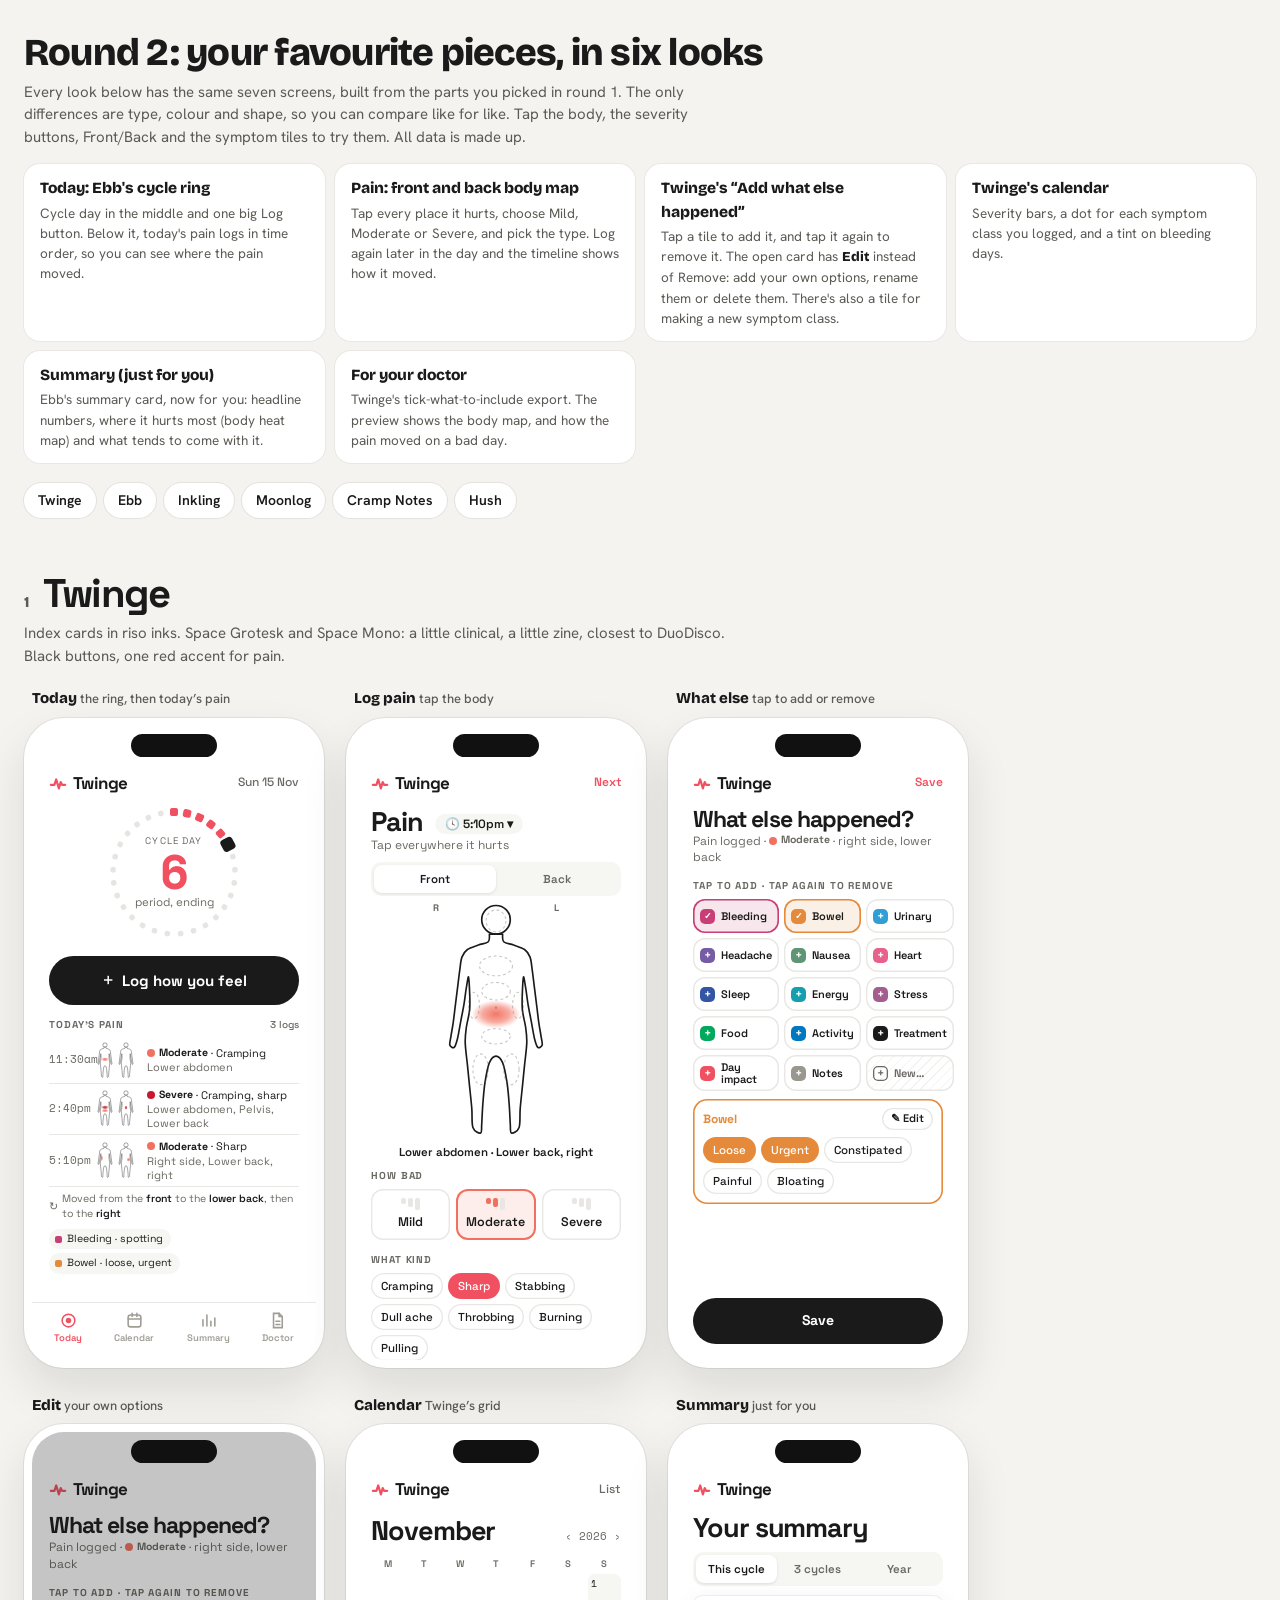
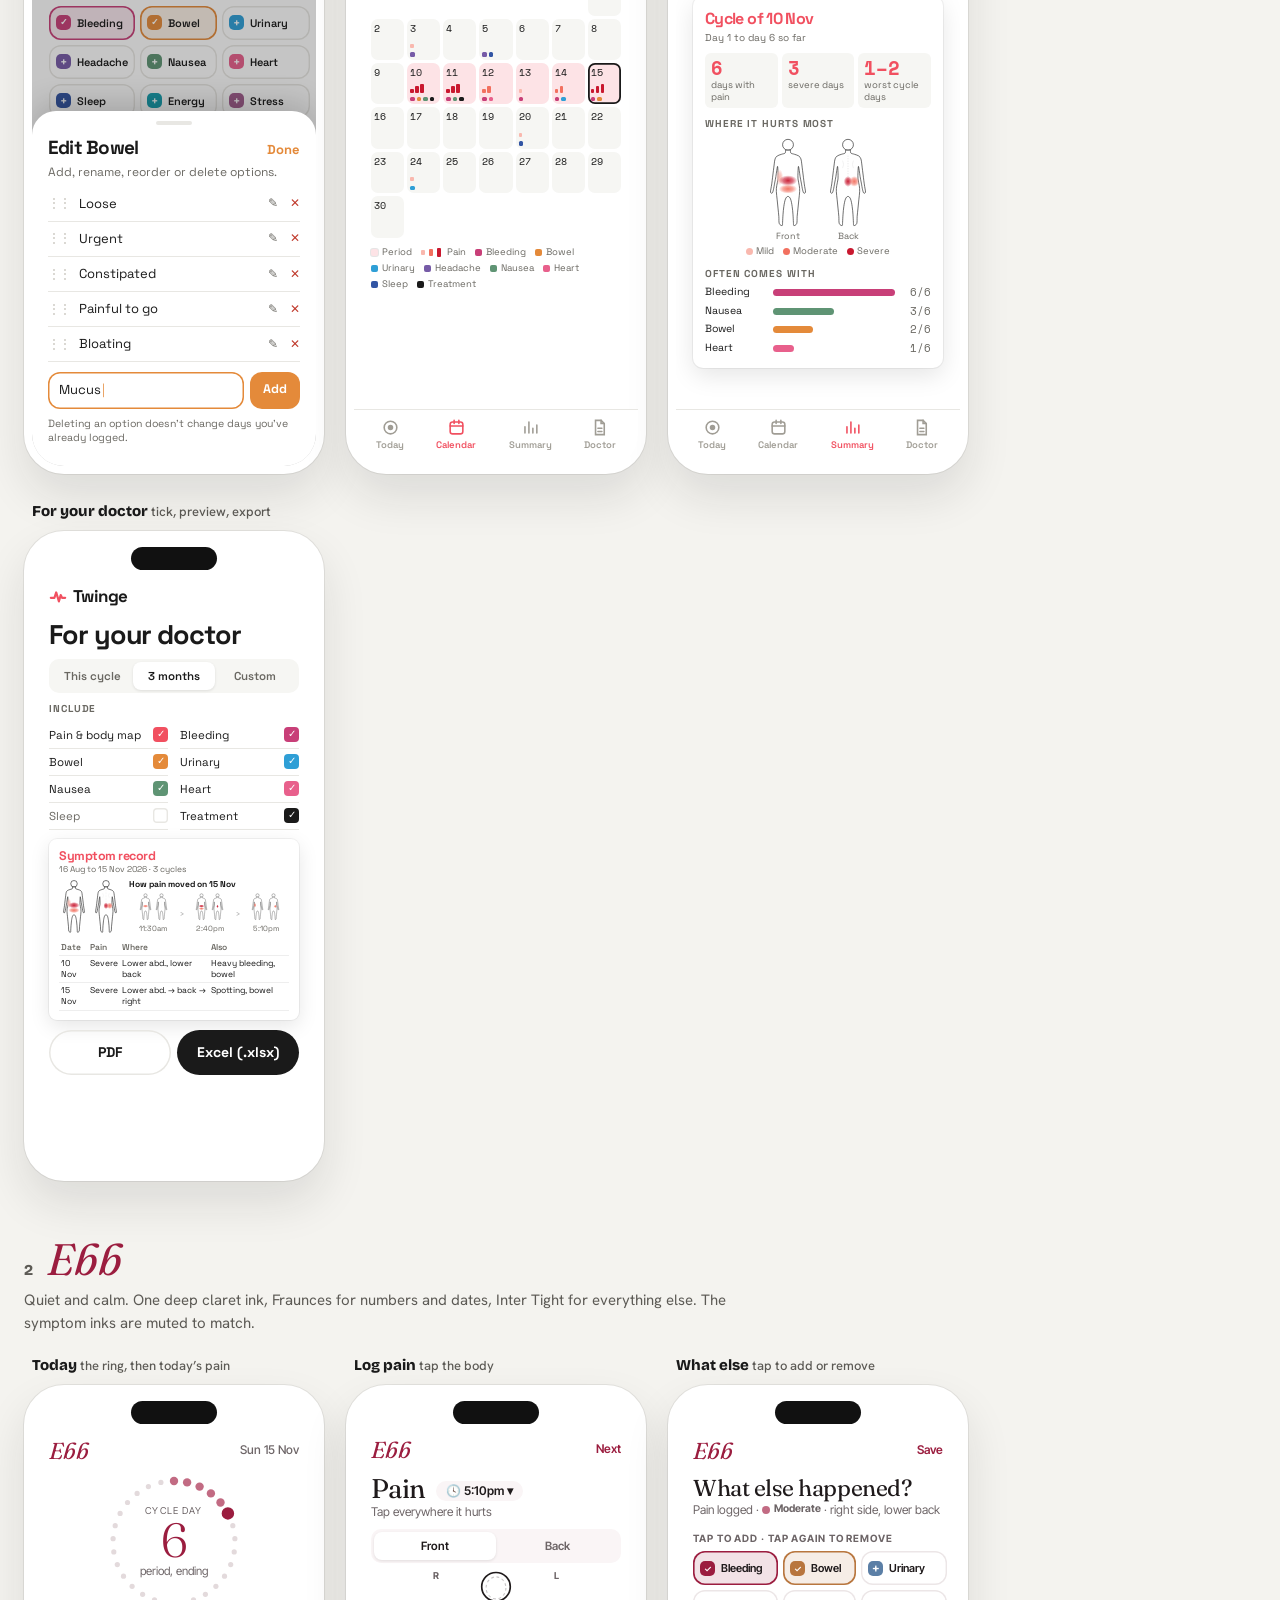
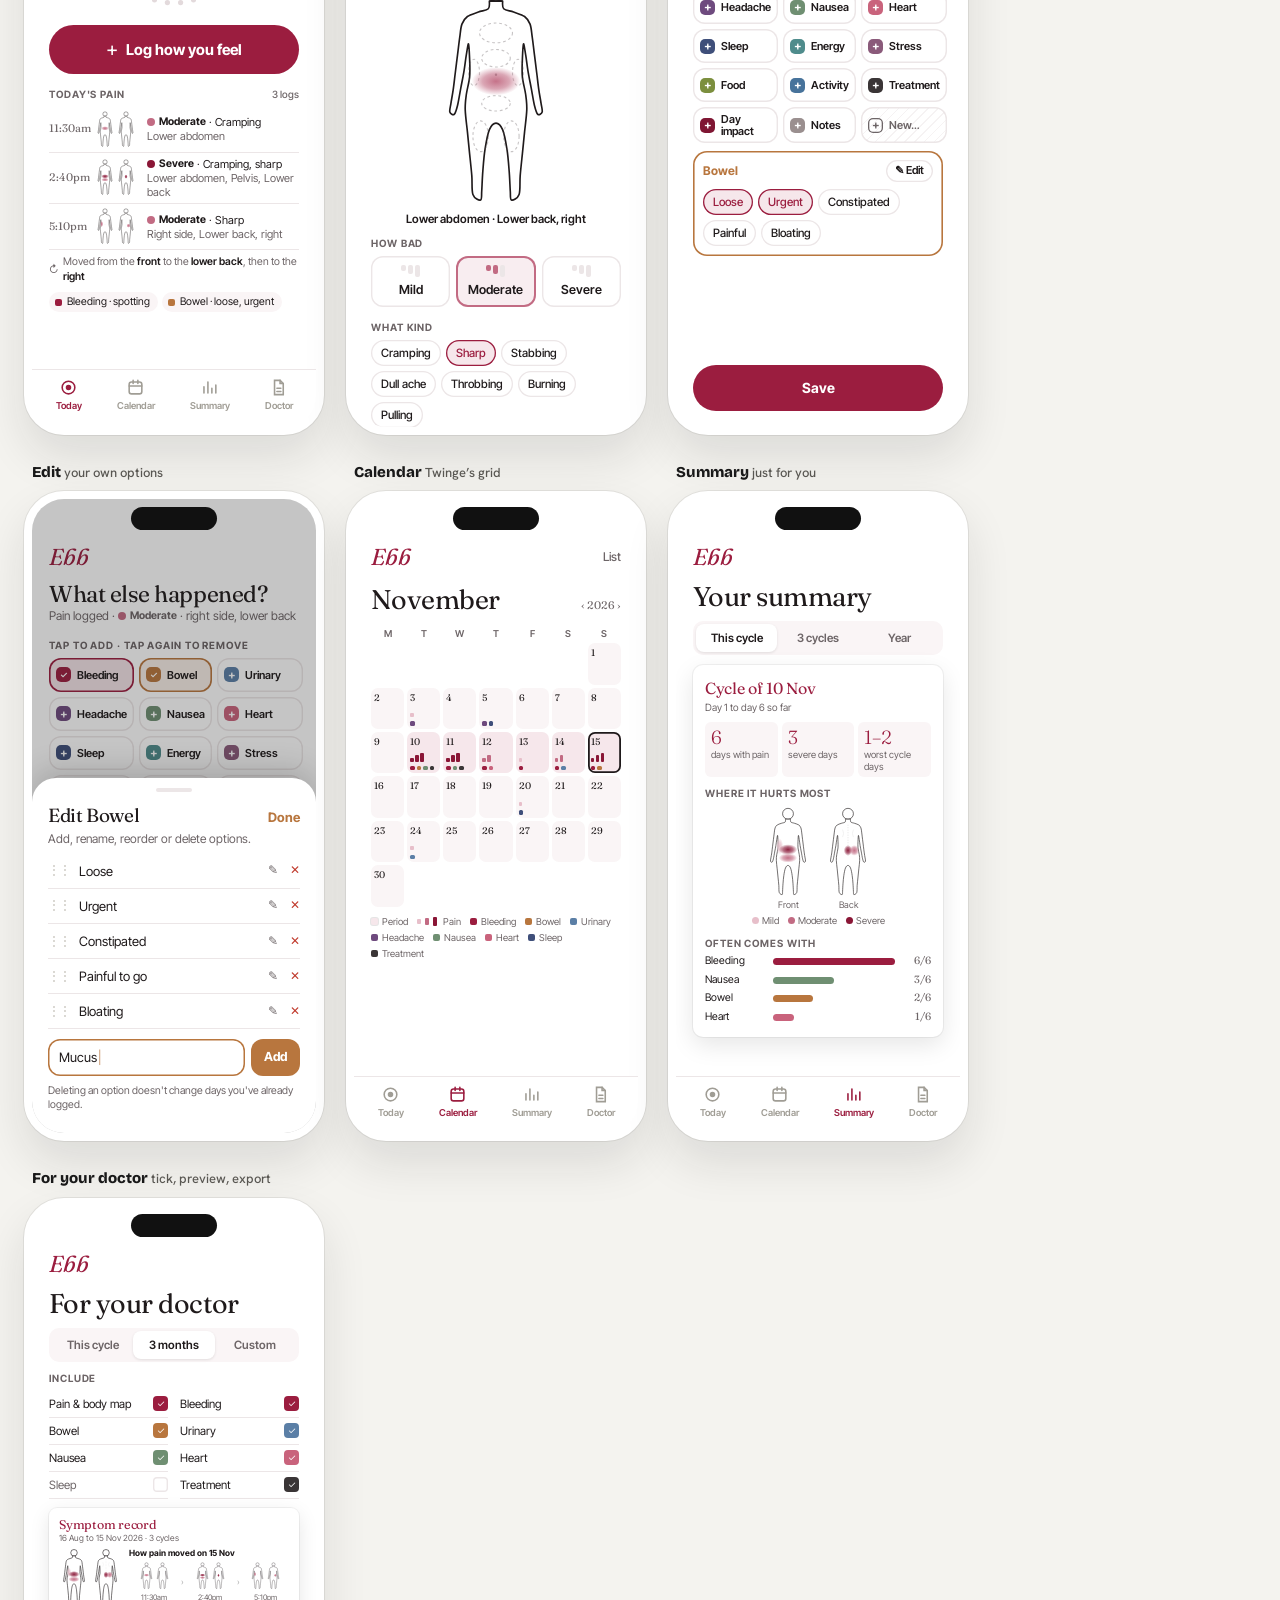
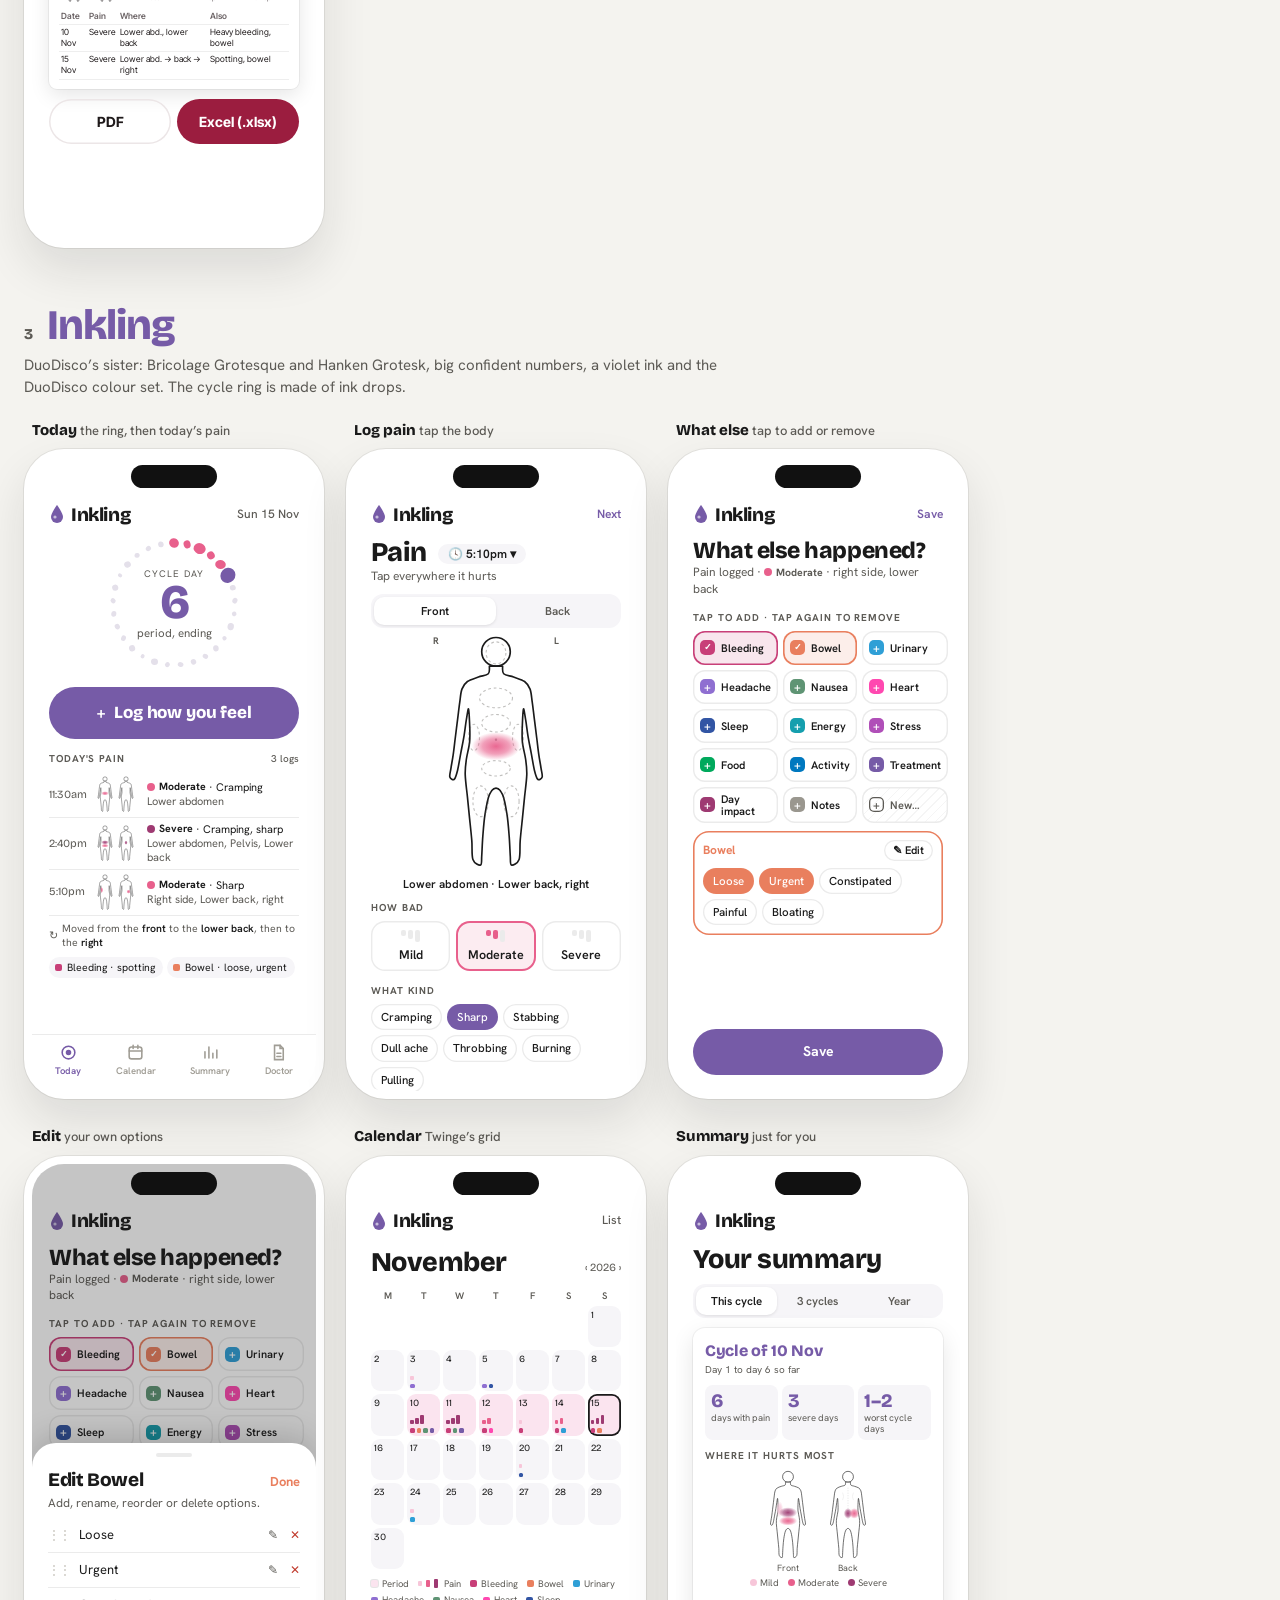
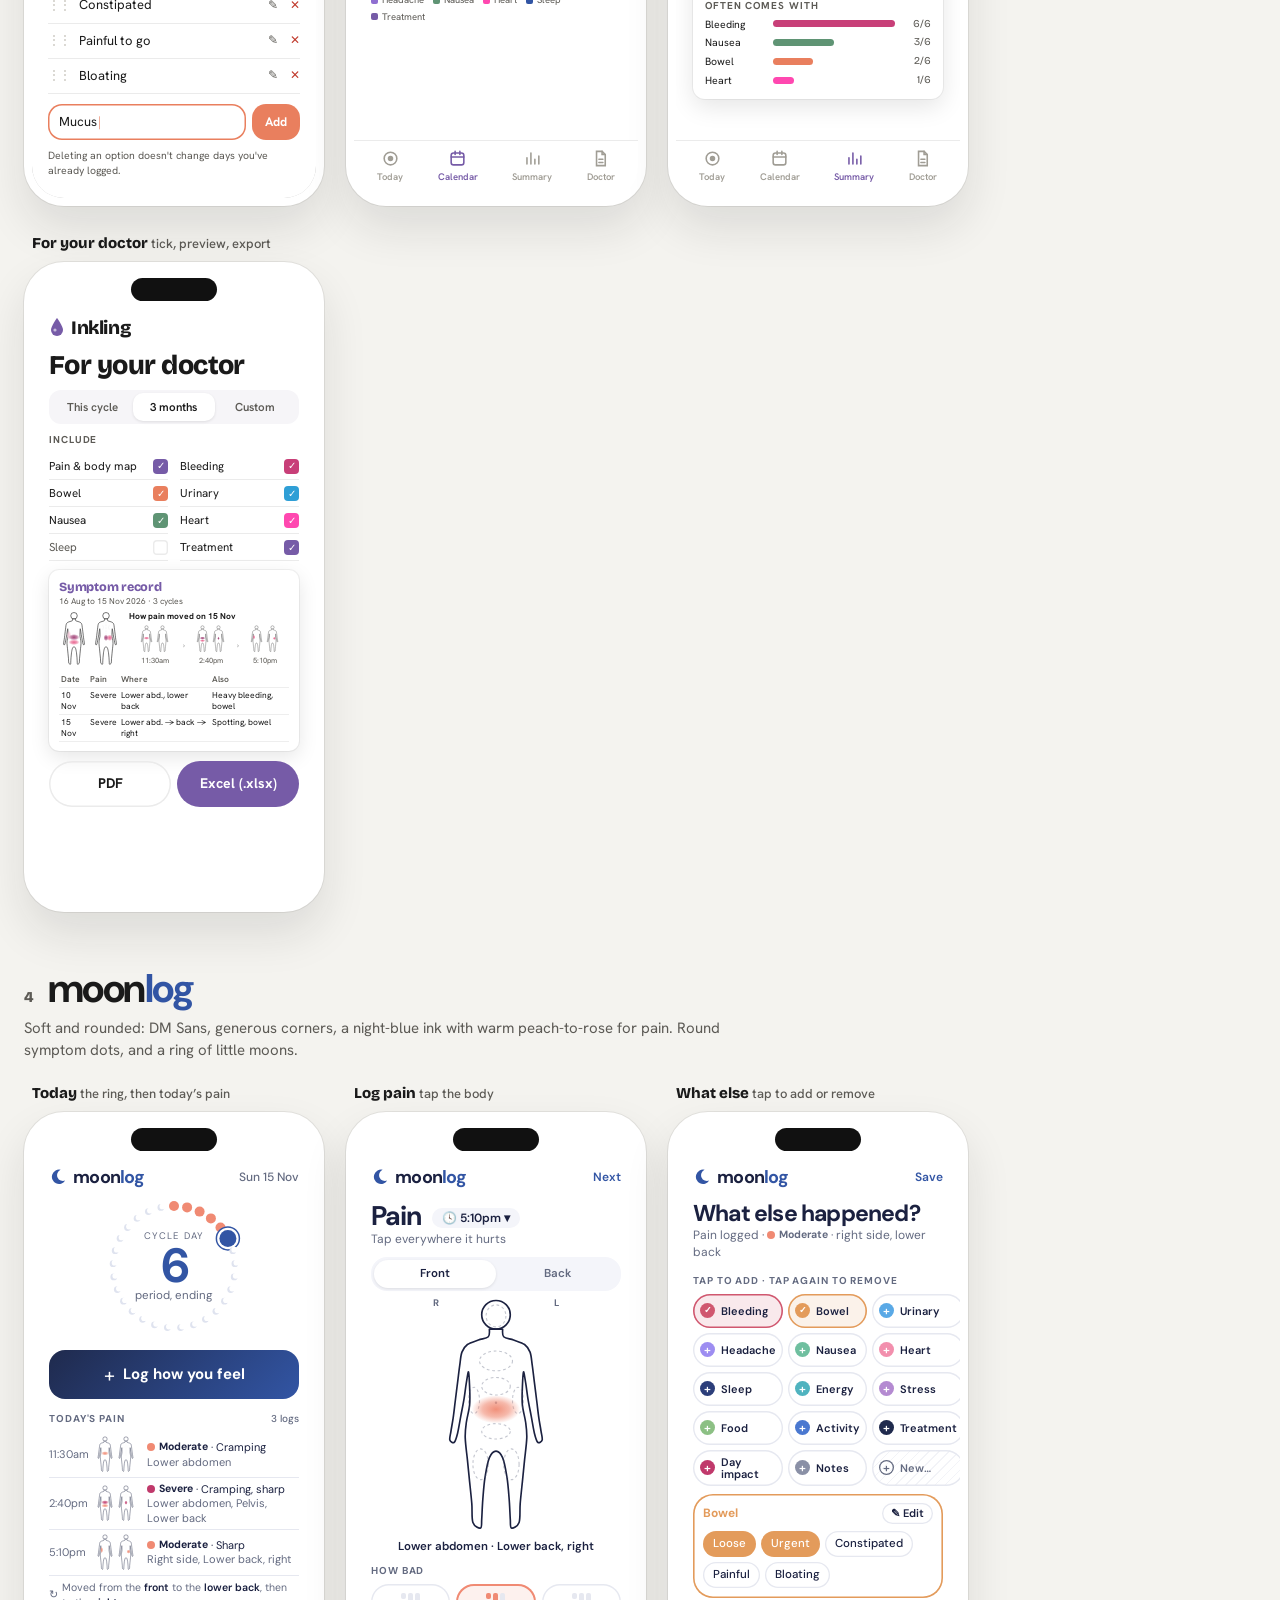
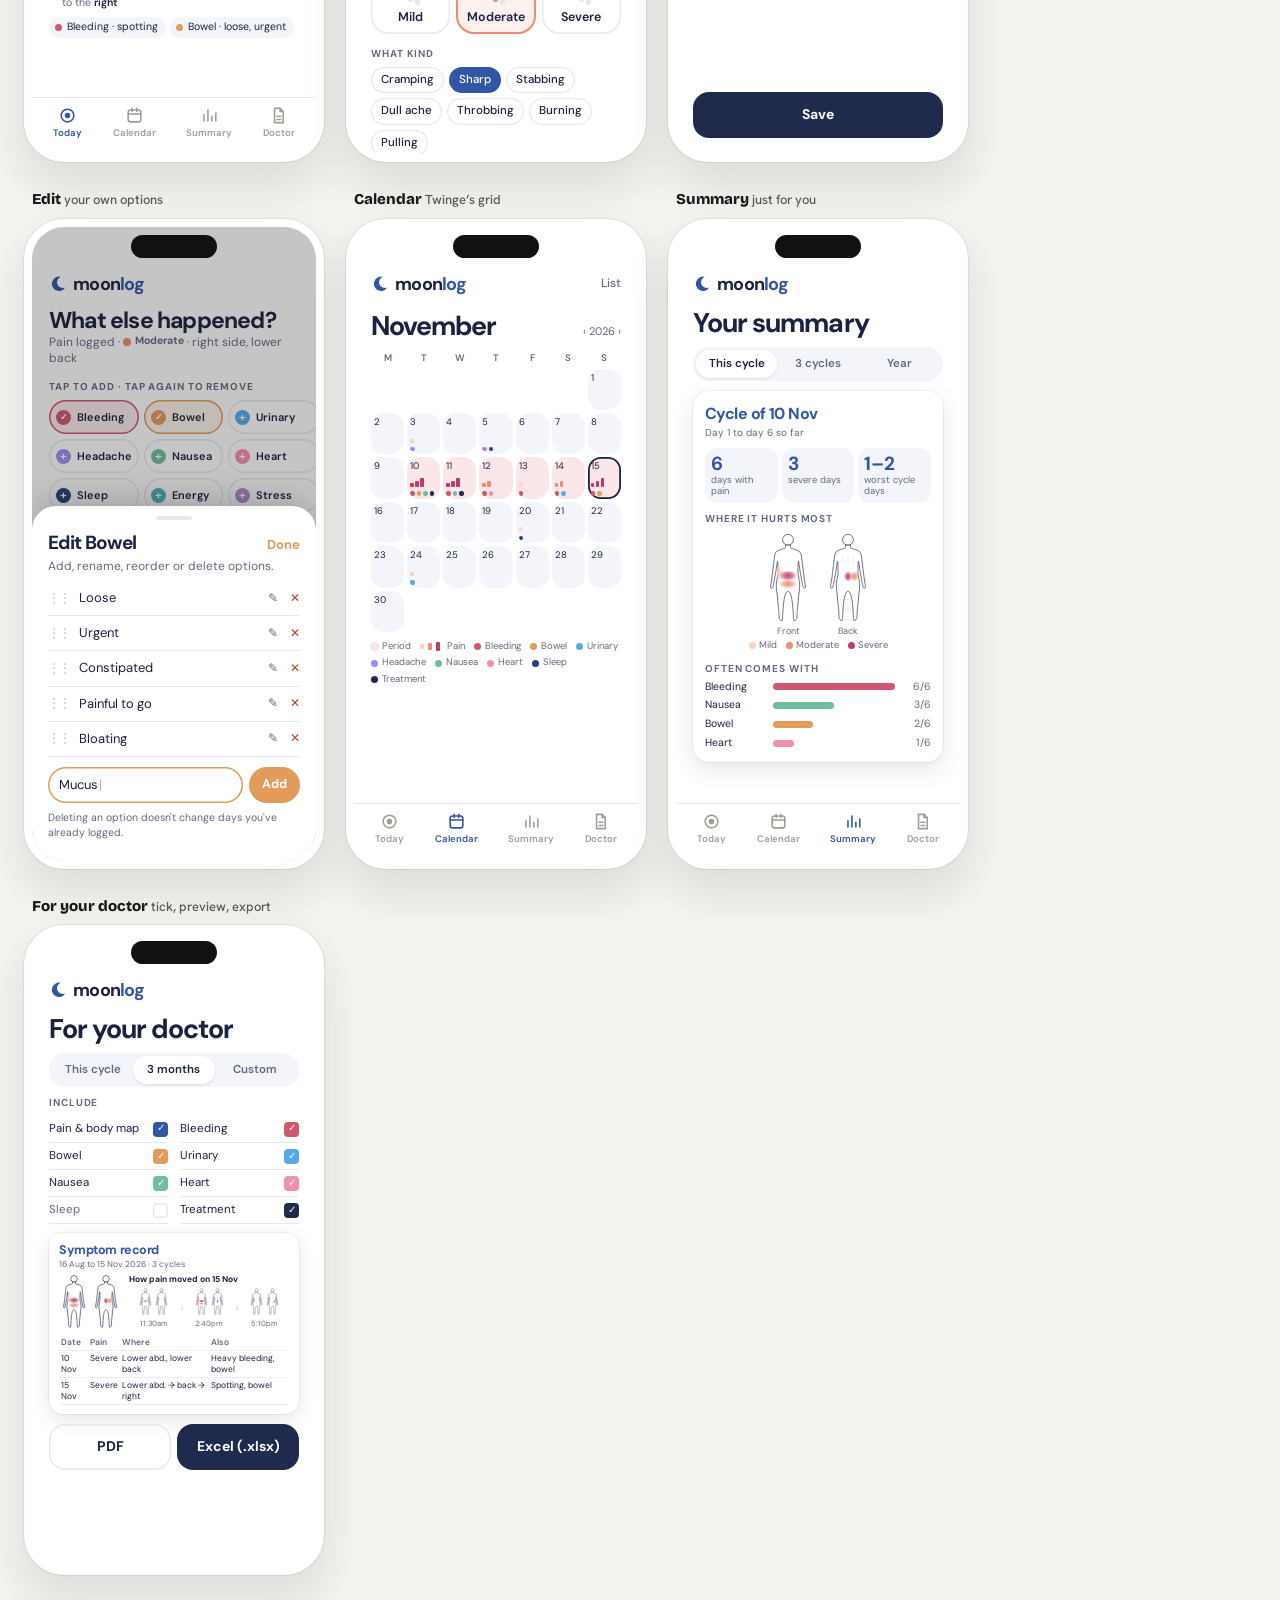
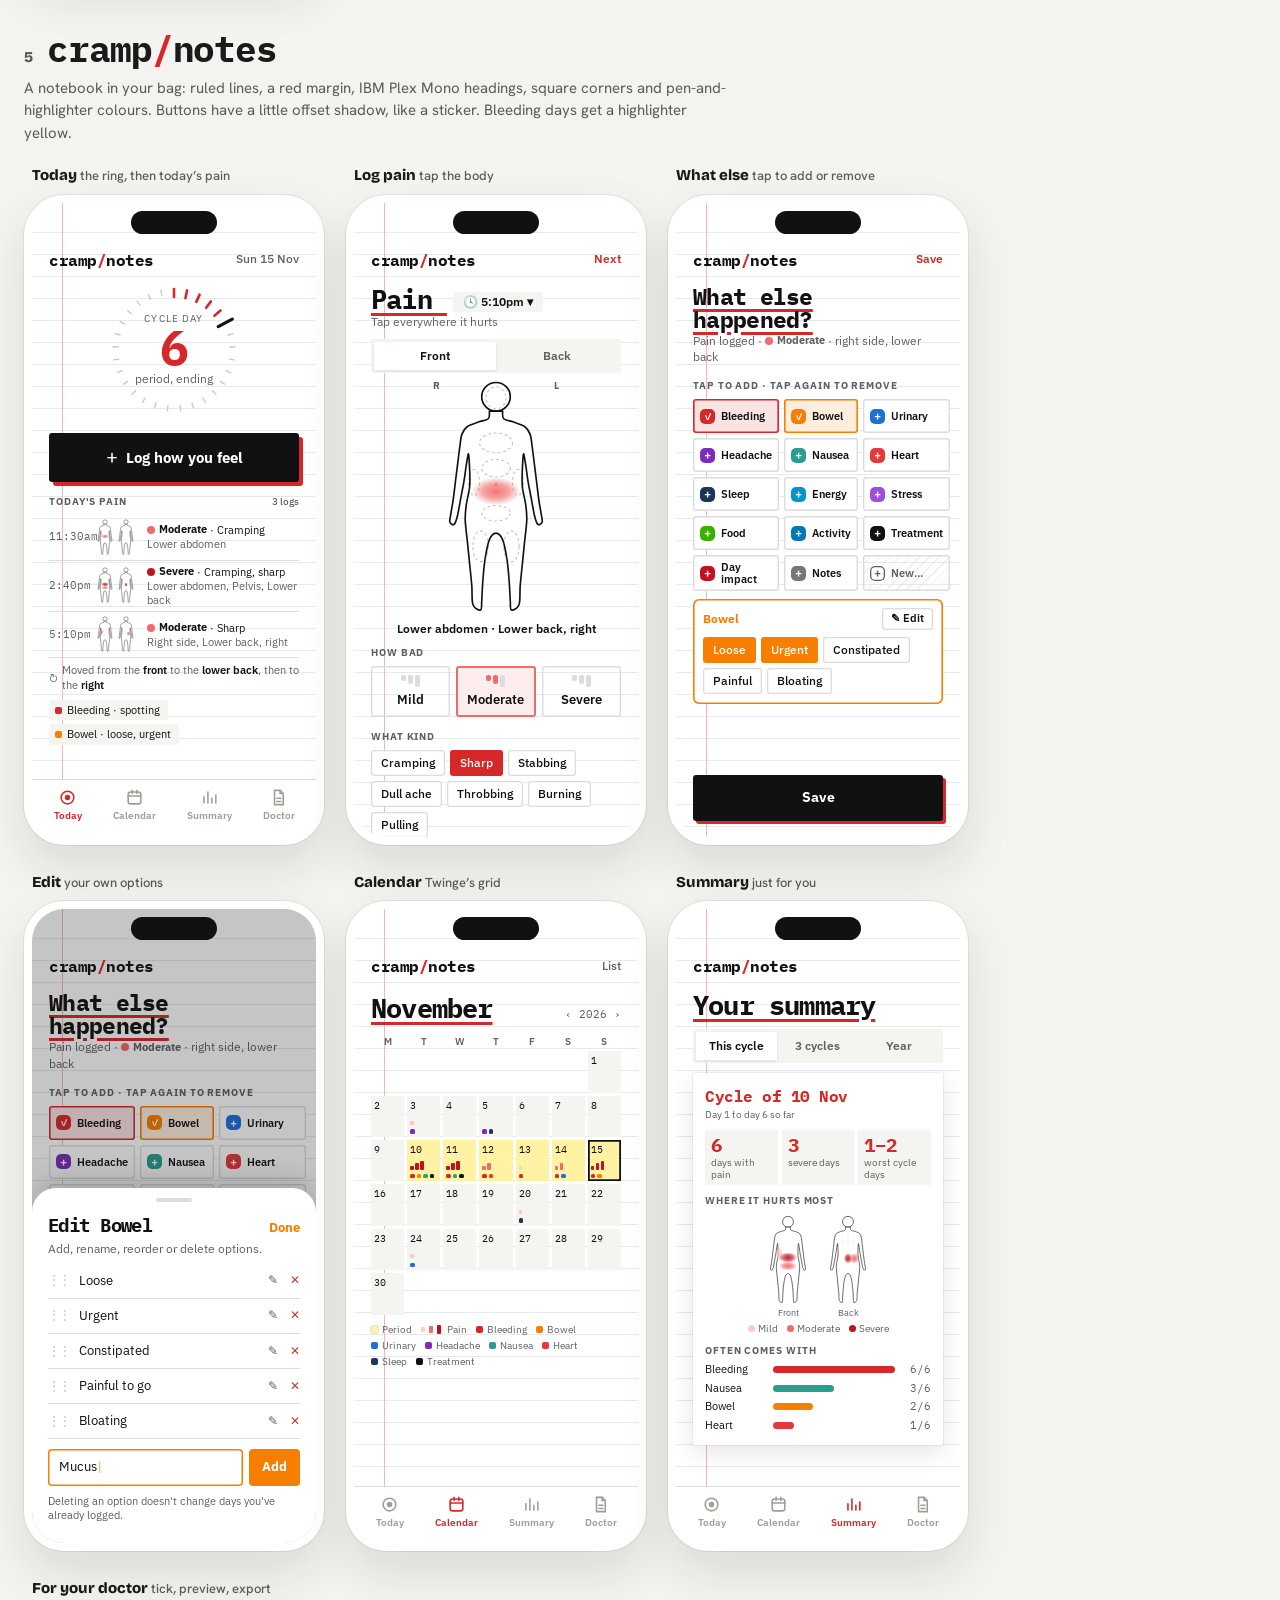
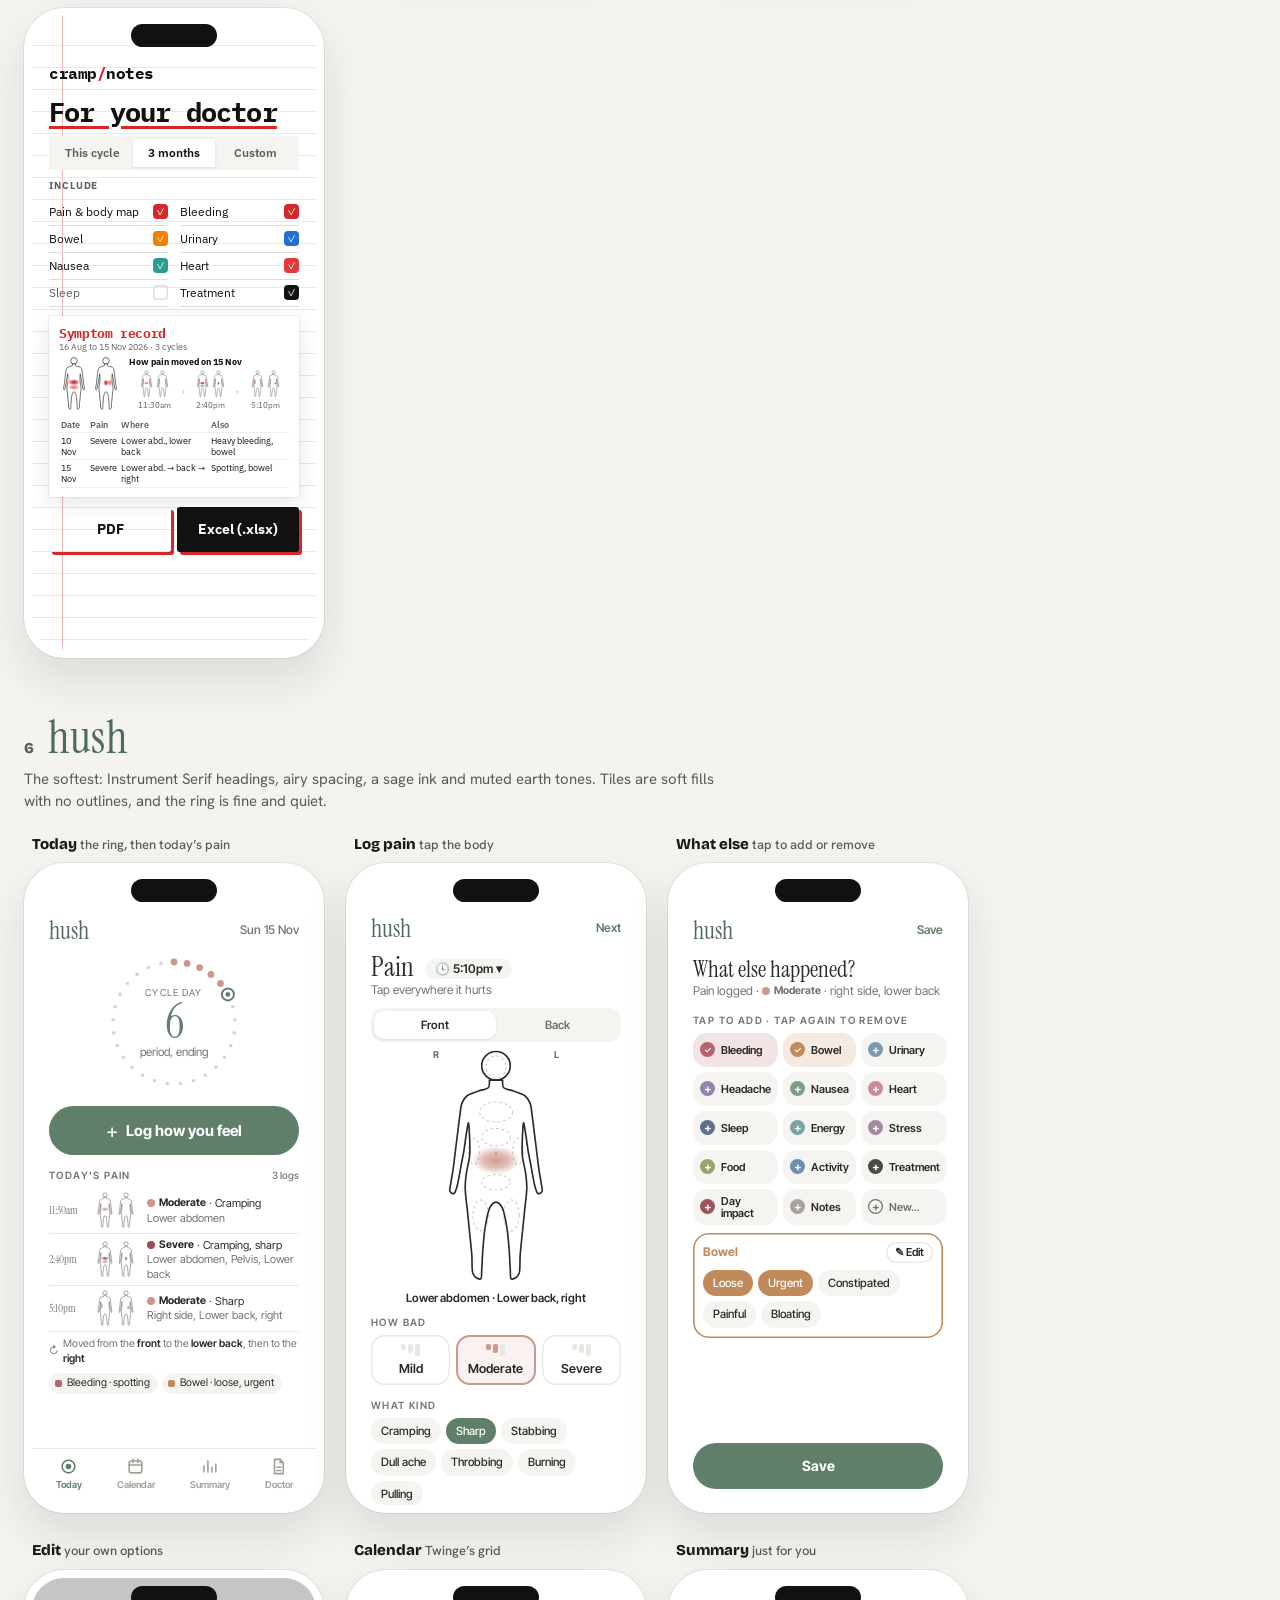
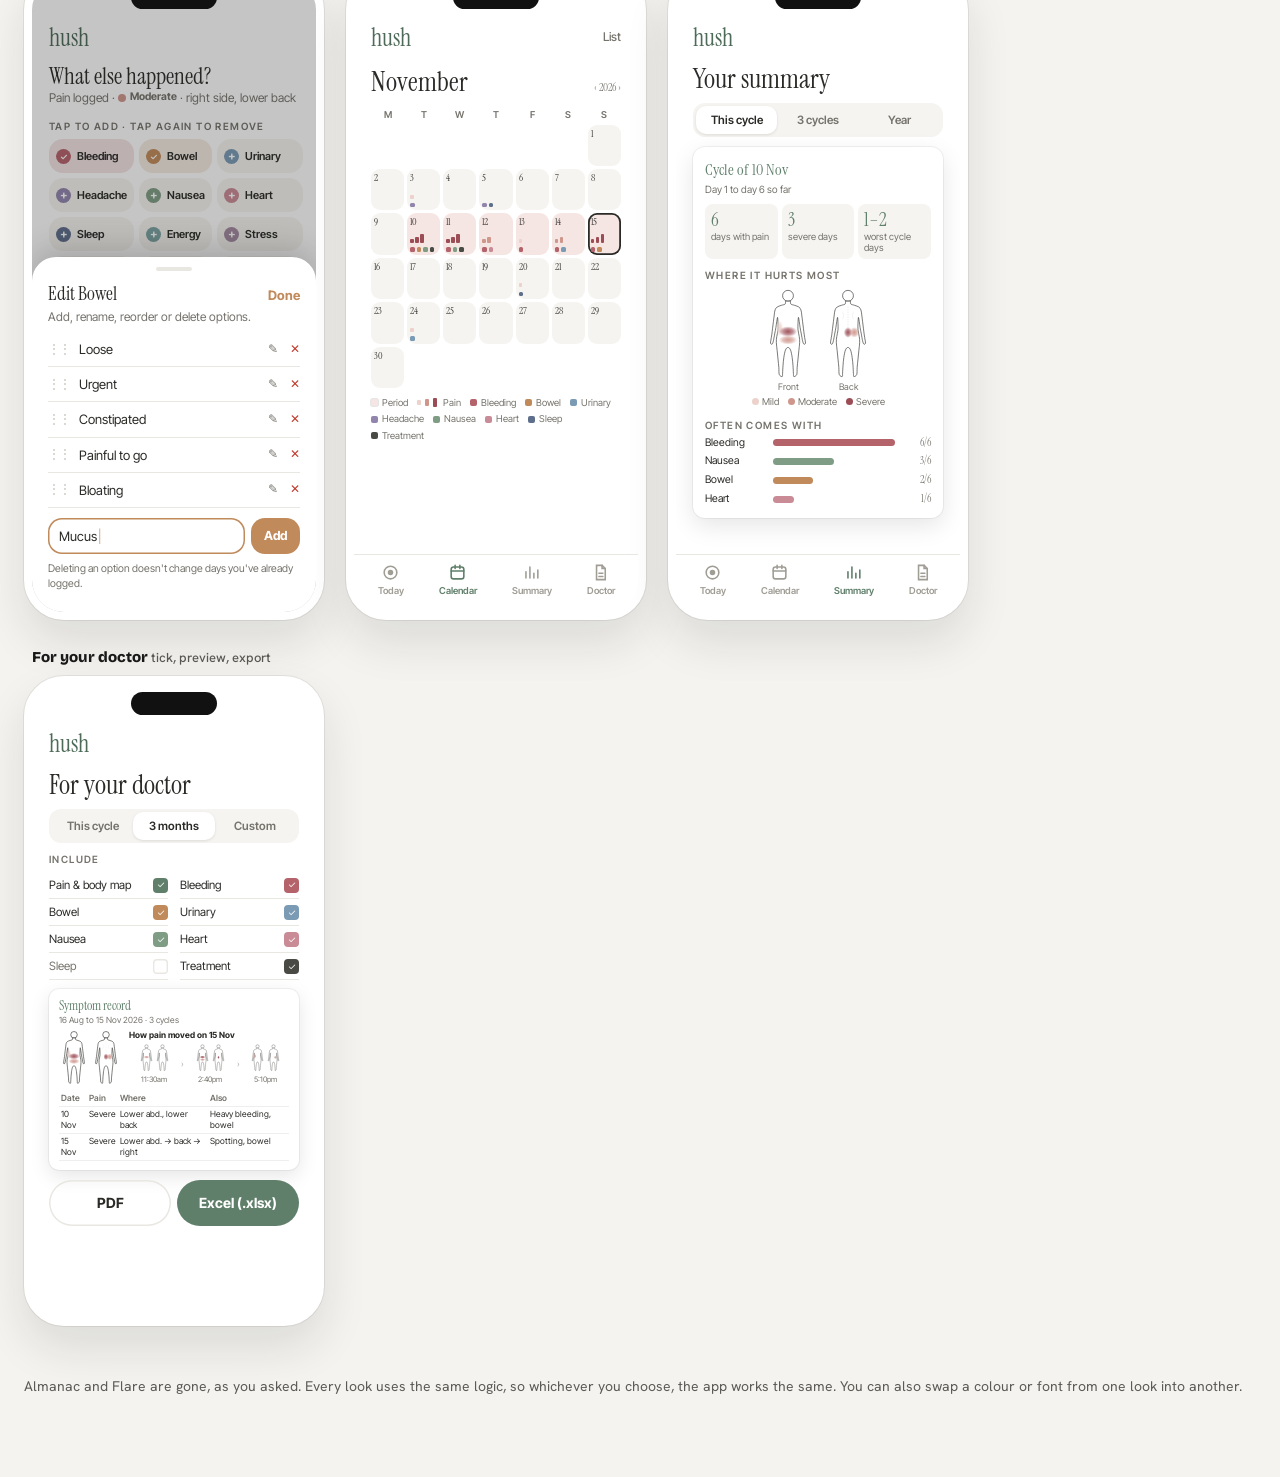
<file: design/round2.html>
<!DOCTYPE html>
<html lang="en">
<head>
<meta charset="utf-8">
<meta name="viewport" content="width=device-width, initial-scale=1">
<title>Symptom tracker: round 2</title>
<link rel="preconnect" href="https://fonts.googleapis.com">
<link rel="preconnect" href="https://fonts.gstatic.com" crossorigin>
<link href="https://fonts.googleapis.com/css2?family=Bricolage+Grotesque:opsz,wght@12..96,600;12..96,800&family=Hanken+Grotesk:wght@400;500;600;700&family=Space+Grotesk:wght@400;500;600;700&family=Space+Mono:wght@400;700&family=Fraunces:ital,opsz,wght@0,9..144,300;0,9..144,400;0,9..144,500;1,9..144,400&family=Inter+Tight:wght@400;500;600;700&family=DM+Sans:opsz,wght@9..40,400;9..40,500;9..40,600;9..40,700;9..40,800&family=IBM+Plex+Mono:wght@400;500;700&family=IBM+Plex+Sans:wght@400;500;600;700&family=Instrument+Serif:ital@0;1&display=swap" rel="stylesheet">
<style>
/* Round 2: the favourite pieces from round 1, combined, in six looks.
   Every look renders the same seven screens from the same builders below, styled by its theme tokens.
   All data is made up. */
:root{--pageInk:#1a1a1a;--pageSoft:#5c5a55;--page:#f4f3ef;color-scheme:light}
*{box-sizing:border-box}
html,body{margin:0}
body{background:var(--page);color:var(--pageInk);font-family:'Hanken Grotesk',system-ui,sans-serif;font-size:15px;line-height:1.5}
button{font:inherit;color:inherit;background:none;border:0;padding:0;cursor:pointer;text-align:inherit}
.top{max-width:1400px;margin:0 auto;padding:34px 24px 0}
.top h1{font-family:'Bricolage Grotesque';font-weight:800;font-size:38px;letter-spacing:-.02em;margin:0 0 8px;line-height:1.02}
.top p{margin:0 0 10px;color:var(--pageSoft);max-width:84ch}
.picks{display:grid;grid-template-columns:repeat(auto-fit,minmax(250px,1fr));gap:10px;margin:16px 0 0}
.picks div{background:#fff;border-radius:16px;padding:13px 16px;font-size:13.5px;color:var(--pageSoft);box-shadow:0 0 0 1px #1a1a1a0d}
.picks b{display:block;color:var(--pageInk);font-family:'Bricolage Grotesque';font-weight:800;font-size:15.5px;margin-bottom:2px}
.jump{display:flex;flex-wrap:wrap;gap:8px;margin:20px 0 0}
.jump a{padding:7px 14px;border-radius:99px;background:#fff;color:var(--pageInk);text-decoration:none;font-weight:600;font-size:14px;box-shadow:0 0 0 1px #1a1a1a14}
.dir{max-width:1400px;margin:0 auto;padding:56px 24px 0}
.dir header{display:flex;align-items:baseline;gap:14px;flex-wrap:wrap}
.dir header .n{font-family:'Bricolage Grotesque';font-weight:800;font-size:15px;color:var(--pageSoft)}
.dir .blurb{color:var(--pageSoft);max-width:88ch;margin:8px 0 0}
.flow{display:flex;flex-wrap:wrap;gap:26px 22px;margin-top:20px}
.ph{width:300px;flex:0 0 300px}
.ph .cap{font-family:'Bricolage Grotesque';font-weight:800;font-size:15px;margin:0 0 8px 8px}
.ph .cap span{font-family:'Hanken Grotesk';font-weight:500;color:var(--pageSoft);font-size:13px}
.foot{max-width:1400px;margin:0 auto;padding:50px 24px 80px;color:var(--pageSoft);font-size:14px}

/* ---------------- the phone, driven by theme tokens ---------------- */
.scr{width:300px;height:650px;border-radius:40px;overflow:hidden;position:relative;border:8px solid #fff;box-shadow:0 22px 46px #1a1a1a1c,0 0 0 1px #1a1a1a14;background:var(--bg);color:var(--ink);font-family:var(--body);font-size:13px;line-height:1.4}
.in{position:absolute;inset:0;padding:44px 17px 16px;display:flex;flex-direction:column;overflow:hidden}
.notch{position:absolute;top:8px;left:50%;transform:translateX(-50%);width:86px;height:23px;background:#111;border-radius:20px;z-index:20}
.hd{display:flex;justify-content:space-between;align-items:center;min-height:26px}
.hd .r{font-size:12px;color:var(--soft);font-weight:500}
.hd .r b{color:var(--acc);font-weight:600}
.wm{display:flex;align-items:center;gap:6px;line-height:1}
.ttl{font-family:var(--disp);font-weight:var(--dispW);font-style:var(--dispS);letter-spacing:var(--ls);font-size:27px;line-height:1;margin:12px 0 2px}
.sub{font-size:12px;color:var(--soft)}
.lbl{font-size:10px;letter-spacing:.09em;text-transform:uppercase;font-weight:700;color:var(--soft);margin:13px 0 6px;display:flex;justify-content:space-between;align-items:center}
.lbl em{font-style:normal;text-transform:none;letter-spacing:0;font-weight:500}
.num{font-family:var(--num)}
.btn{display:block;text-align:center;padding:13px;border-radius:var(--pr);background:var(--btn);color:var(--btnFg);font-weight:700;font-size:14px}
.btn.ghost{background:transparent;color:var(--ink);box-shadow:inset 0 0 0 1.5px var(--hair)}
.tabs{position:absolute;left:0;right:0;bottom:0;display:flex;justify-content:space-around;padding:8px 6px 14px;border-top:1px solid var(--hair);background:var(--bg);font-size:9.5px;font-weight:600;color:#a09d95;z-index:4}
.tabs span{display:flex;flex-direction:column;align-items:center;gap:2px}
.tabs span.on{color:var(--acc)}
.seg{display:grid;grid-auto-flow:column;grid-auto-columns:1fr;background:var(--card);border-radius:calc(var(--r) - 2px);padding:3px;font-size:11.5px;font-weight:600;text-align:center}
.seg>*{padding:6px 0;border-radius:calc(var(--r) - 4px);color:var(--soft)}
.seg>.on{background:var(--bg);color:var(--ink);box-shadow:0 1px 3px #0000001a}
.chips{display:flex;flex-wrap:wrap;gap:5px}
.chip{padding:5px 10px;border-radius:var(--pr);font-size:11.5px;font-weight:500;box-shadow:inset 0 0 0 1.3px var(--hair);background:var(--bg)}
.chip.on{background:var(--c,var(--ink));color:#fff;box-shadow:none}

/* cycle ring (from Ebb) */
.ring{position:relative;width:146px;height:146px;margin:4px auto 0}
.ring svg{position:absolute;inset:0}
.ring .mid{position:absolute;inset:0;display:flex;flex-direction:column;align-items:center;justify-content:center;text-align:center}
.ring .mid small{font-size:9.5px;letter-spacing:.12em;text-transform:uppercase;color:var(--soft)}
.ring .mid b{font-family:var(--num);font-weight:var(--numW);font-size:48px;line-height:.95;color:var(--acc);letter-spacing:-.03em}
.ring .mid span{font-size:11.5px;color:var(--soft);font-style:var(--dispS)}
.logbtn{margin-top:10px;padding:14px;border-radius:var(--pr);background:var(--btn);color:var(--btnFg);text-align:center;font-weight:700;font-size:15px;display:flex;align-items:center;justify-content:center;gap:8px}
.logbtn i{font-style:normal;font-size:20px;line-height:1;font-weight:400}

/* pain timeline: shows how the pain moved through the day */
.tl{display:flex;flex-direction:column;gap:0}
.te{display:grid;grid-template-columns:40px 46px 1fr;gap:6px;align-items:center;padding:4px 0;border-bottom:1px solid var(--hair);font-size:11px}
.te .t{font-family:var(--num);font-size:11px;color:var(--soft)}
.bd{display:inline-flex;gap:1px;flex-wrap:nowrap}
.te .w{line-height:1.3}
.te .w b{font-weight:700}
.sev{display:inline-flex;align-items:center;gap:4px;font-weight:700;font-size:10.5px}
.sev i{width:8px;height:8px;border-radius:50%;background:var(--s)}
.moved{font-size:10.5px;color:var(--soft);margin-top:5px;display:flex;align-items:center;gap:4px}
.moved b{color:var(--ink);font-weight:600}
.minicards{display:flex;flex-wrap:wrap;gap:4px;margin-top:7px}
.mc{font-size:10.5px;padding:3px 8px 3px 6px;border-radius:var(--pr);background:var(--card);display:flex;align-items:center;gap:5px}
.mc i{width:7px;height:7px;border-radius:2px;background:var(--c)}

/* pain log: body map (from Flare) */
.bodywrap{display:flex;justify-content:center;margin-top:4px;position:relative}
.bodywrap .side{position:absolute;top:2px;font-size:9.5px;font-weight:700;color:var(--soft);letter-spacing:.05em}
.region{cursor:pointer}
.where{text-align:center;font-size:11.5px;color:var(--soft);min-height:17px}
.where b{color:var(--ink);font-weight:600}
.sevs{display:grid;grid-template-columns:repeat(3,1fr);gap:6px}
.sv{padding:9px 4px 8px;border-radius:var(--r);box-shadow:inset 0 0 0 1.4px var(--hair);text-align:center;font-weight:600;font-size:12.5px;display:flex;flex-direction:column;align-items:center;gap:4px}
.sv i{display:flex;gap:2px}
.sv i u{width:5px;height:12px;border-radius:2px;background:var(--hair);text-decoration:none}
.sv.on{box-shadow:inset 0 0 0 2px var(--s);background:color-mix(in srgb,var(--s) 12%,var(--bg))}
.sv.on i u.f{background:var(--s)}
.timechip{display:inline-flex;align-items:center;gap:4px;font-size:12px;font-weight:600;padding:4px 10px;border-radius:var(--pr);background:var(--card);margin-left:6px;vertical-align:middle;font-family:var(--body);font-style:normal;letter-spacing:0}

/* add what else happened (from Twinge) */
.classes{display:grid;grid-template-columns:repeat(3,1fr);gap:5px}
.cls{border-radius:var(--r);padding:6px 7px;font-size:11px;font-weight:600;box-shadow:inset 0 0 0 1.4px var(--hair);display:flex;align-items:center;gap:6px;min-height:34px;line-height:1.1;transition:background .12s;background:var(--bg)}
.cls i{width:15px;height:15px;flex:0 0 15px;border-radius:5px;background:var(--c);display:flex;align-items:center;justify-content:center;color:#fff;font-style:normal;font-size:12px;line-height:1}
.cls.added{background:color-mix(in srgb,var(--c) 13%,var(--bg));box-shadow:inset 0 0 0 1.6px var(--c)}
.cls.added i{font-size:9px}
.cls.new{color:var(--soft);box-shadow:inset 0 0 0 1.4px var(--hair);border:0;background:repeating-linear-gradient(135deg,transparent 0 6px,color-mix(in srgb,var(--hair) 50%,transparent) 6px 7px)}
.cls.new i{background:none;color:var(--soft);box-shadow:inset 0 0 0 1.3px var(--soft)}
.hint{font-size:10.5px;color:var(--soft);margin-top:5px}
.open{border-radius:calc(var(--r) + 2px);box-shadow:inset 0 0 0 1.6px var(--c);padding:9px 10px 10px;margin-top:8px;background:var(--bg)}
.open h5{margin:0 0 7px;font-size:12px;color:var(--c);display:flex;justify-content:space-between;align-items:center;font-family:var(--body)}
.open h5 .ed{font-size:11px;color:var(--ink);font-weight:600;display:flex;align-items:center;gap:4px;padding:3px 9px;border-radius:var(--pr);box-shadow:inset 0 0 0 1.3px var(--hair)}
.dim{position:absolute;inset:0;background:#1a1a1a40;z-index:5}
.sheet{position:absolute;left:0;right:0;bottom:0;background:var(--bg);border-radius:24px 24px 0 0;padding:10px 16px 20px;z-index:6;box-shadow:0 -8px 30px #0000002a}
.sheet .grab{width:36px;height:4px;border-radius:9px;background:var(--hair);margin:0 auto 10px}
.sheet h5{font-family:var(--disp);font-weight:var(--dispW);font-style:var(--dispS);letter-spacing:var(--ls);font-size:19px;margin:0;color:var(--ink)}
.opt{display:flex;align-items:center;gap:9px;padding:8px 0;border-bottom:1px solid var(--hair);font-size:13px}
.opt .h{color:#c4c1b9;font-size:12px;letter-spacing:-1px}
.opt .nm{flex:1}
.opt .ac{color:var(--soft);font-size:12px;display:flex;gap:12px}
.opt .ac .x{color:#c0392b}
.addopt{display:flex;gap:6px;margin-top:10px}
.addopt span{flex:1;padding:9px 11px;border-radius:var(--r);box-shadow:inset 0 0 0 1.5px var(--c);font-size:13px}
.addopt span::after{content:"|";color:var(--c);margin-left:1px;font-weight:300}
.addopt b{padding:9px 13px;border-radius:var(--r);background:var(--c);color:#fff;font-size:12.5px}

/* calendar (from Twinge) */
.mh{display:flex;justify-content:space-between;align-items:baseline;margin-top:10px}
.mh b{font-family:var(--disp);font-weight:var(--dispW);font-style:var(--dispS);letter-spacing:var(--ls);font-size:27px}
.cal{display:grid;grid-template-columns:repeat(7,minmax(0,1fr));gap:3px;margin-top:8px}
.cal .h{font-size:9.5px;text-align:center;color:var(--soft);font-weight:600}
.cal .d{aspect-ratio:.8;min-width:0;overflow:hidden;border-radius:calc(var(--r) - 5px);font-size:9.5px;padding:3px 3px;display:flex;flex-direction:column;justify-content:space-between;background:var(--card);font-family:var(--num)}
.cal .d.blank{background:none}
.cal .d.today{box-shadow:inset 0 0 0 1.8px var(--ink)}
.cal .d.bleed{background:var(--bleedBg)}
.cal .d .bars{display:flex;gap:1.5px;align-items:flex-end;height:9px}
.cal .d .bars u{width:3.5px;border-radius:1px;text-decoration:none;background:var(--s)}
.cal .d .dots{display:flex;gap:2px;flex-wrap:wrap}
.cal .d .dots i{width:4.5px;height:4.5px;border-radius:1.5px;background:var(--c)}
.legend{display:flex;flex-wrap:wrap;gap:3px 9px;font-size:9.5px;color:var(--soft);margin-top:8px}
.legend span{display:flex;align-items:center;gap:4px}
.legend i{width:7px;height:7px;border-radius:2px;background:var(--c)}

/* summary for you (from Ebb's card) */
.sumcard{border-radius:calc(var(--r) - 2px);box-shadow:0 8px 24px #0000001a,0 0 0 1px #0000000d;padding:12px;margin-top:10px;background:var(--bg)}
.sumcard h6{font-family:var(--disp);font-weight:var(--dispW);font-style:var(--dispS);letter-spacing:var(--ls);font-size:16px;margin:0;color:var(--acc)}
.sumcard .m{font-size:10px;color:var(--soft);margin:1px 0 8px}
.stats{display:grid;grid-template-columns:repeat(3,1fr);gap:4px}
.stats div{background:var(--card);border-radius:calc(var(--r) - 6px);padding:6px 6px 5px;font-size:9.5px;color:var(--soft);line-height:1.2}
.stats b{display:block;font-family:var(--num);font-weight:var(--numW);font-size:19px;color:var(--acc);line-height:1.05;margin-bottom:1px}
.heatrow{display:flex;justify-content:center;gap:10px;margin-top:6px}
.heatrow figure{margin:0;text-align:center;font-size:9px;color:var(--soft)}
.bars2{display:flex;flex-direction:column;gap:4px;margin-top:4px}
.bars2 div{display:grid;grid-template-columns:62px 1fr 30px;gap:6px;align-items:center;font-size:10.5px}
.bars2 u{display:block;height:7px;border-radius:9px;background:var(--c);text-decoration:none}
.bars2 em{font-style:normal;color:var(--soft);text-align:right;font-family:var(--num)}
.sevkey{display:flex;gap:9px;justify-content:center;font-size:9.5px;color:var(--soft);margin-top:2px}
.sevkey span{display:flex;align-items:center;gap:3px}
.sevkey i{width:7px;height:7px;border-radius:50%;background:var(--s)}

/* for your doctor (Twinge's ticks, plus the body map) */
.ticks{display:grid;grid-template-columns:1fr 1fr;column-gap:12px}
.tk{display:flex;justify-content:space-between;align-items:center;padding:5px 0;border-bottom:1px solid var(--hair);font-size:11.5px}
.tk i{width:15px;height:15px;border-radius:4px;background:var(--c);display:flex;align-items:center;justify-content:center;color:#fff;font-style:normal;font-size:9.5px}
.tk.off i{background:none;box-shadow:inset 0 0 0 1.4px var(--hair)}
.tk.off{color:var(--soft)}
.prev{margin-top:9px;border-radius:calc(var(--r) - 4px);box-shadow:0 6px 20px #0000001a,0 0 0 1px #0000000d;padding:9px 10px;font-size:8.5px;line-height:1.3;background:#fff}
.prev h6{margin:0;font-family:var(--disp);font-weight:var(--dispW);font-style:var(--dispS);font-size:12.5px;color:var(--acc);letter-spacing:var(--ls)}
.prev .m{color:var(--soft);margin-bottom:4px}
.prev .cols{display:grid;grid-template-columns:auto 1fr;gap:8px;align-items:start}
.prev .seq{display:flex;gap:2px;align-items:center;flex-wrap:nowrap}
.prev .seq figure{margin:0;text-align:center;color:var(--soft);font-size:7.5px}
.prev table{border-collapse:collapse;width:100%;margin-top:5px}
.prev td,.prev th{border-bottom:1px solid #eee;padding:2px 2px;text-align:left;vertical-align:top}
.prev th{color:var(--soft);font-weight:600}
.dl{display:grid;grid-template-columns:1fr 1fr;gap:6px;margin-top:auto}

/* ---------- theme-specific touches ---------- */
.t-notes .in{background:linear-gradient(90deg,transparent 30px,#f2b8b8 30px 31px,transparent 31px),repeating-linear-gradient(var(--bg) 0 21px,#e3eaf3 21px 22px);background-position:0 8px}
.t-notes .chip,.t-notes .cls,.t-notes .sv{border-radius:3px}
.t-notes .logbtn{border-radius:3px;box-shadow:4px 4px 0 var(--acc)}
.t-notes .btn{box-shadow:3px 3px 0 var(--acc)}
.t-notes .ttl,.t-notes .mh b{text-decoration:underline;text-decoration-color:var(--acc);text-decoration-thickness:3px;text-underline-offset:4px}
.t-hush .lbl{font-weight:600;letter-spacing:.14em}
.t-hush .cls{box-shadow:none;background:var(--card)}
.t-hush .cls.added{background:color-mix(in srgb,var(--c) 18%,var(--bg));box-shadow:none}
.t-hush .chip{box-shadow:none;background:var(--card)}
.t-hush .chip.on{background:var(--c,var(--ink));color:#fff}
.t-hush .cls i{border-radius:50%}
.t-moon .scr,.t-moon{}
.t-moon .logbtn{background:linear-gradient(135deg,#1f2a4d,#3255a4)}
.t-moon .cls i,.t-moon .mc i,.t-moon .legend i,.t-moon .cal .d .dots i{border-radius:50%}
.t-ink .logbtn{font-family:var(--disp);font-weight:800;font-size:17px;letter-spacing:-.01em}
.t-ink .cls{border-radius:12px}
.t-ebb .chip.on{background:var(--accT);color:var(--acc);box-shadow:inset 0 0 0 1.3px var(--acc)}
.t-ebb .chip.on[style]{background:color-mix(in srgb,var(--c) 14%,#fff);color:var(--c);box-shadow:inset 0 0 0 1.3px var(--c)}
</style>
</head>
<body>

<div class="top">
  <h1>Round 2: your favourite pieces, in six looks</h1>
  <p>Every look below has the same seven screens, built from the parts you picked in round 1. The only differences are type, colour and shape, so you can compare like for like. Tap the body, the severity buttons, Front/Back and the symptom tiles to try them. All data is made up.</p>
  <div class="picks">
    <div><b>Today: Ebb's cycle ring</b>Cycle day in the middle and one big Log button. Below it, today's pain logs in time order, so you can see where the pain moved.</div>
    <div><b>Pain: front and back body map</b>Tap every place it hurts, choose Mild, Moderate or Severe, and pick the type. Log again later in the day and the timeline shows how it moved.</div>
    <div><b>Twinge's “Add what else happened”</b>Tap a tile to add it, and tap it again to remove it. The open card has <b style="display:inline;font-size:inherit">Edit</b> instead of Remove: add your own options, rename them or delete them. There's also a tile for making a new symptom class.</div>
    <div><b>Twinge's calendar</b>Severity bars, a dot for each symptom class you logged, and a tint on bleeding days.</div>
    <div><b>Summary (just for you)</b>Ebb's summary card, now for you: headline numbers, where it hurts most (body heat map) and what tends to come with it.</div>
    <div><b>For your doctor</b>Twinge's tick-what-to-include export. The preview shows the body map, and how the pain moved on a bad day.</div>
  </div>
  <div class="jump" id="jump"></div>
</div>

<div id="dirs"></div>

<div class="foot">Almanac and Flare are gone, as you asked. Every look uses the same logic, so whichever you choose, the app works the same. You can also swap a colour or font from one look into another.</div>

<script>
/* ===================== themes ===================== */
const THEMES=[
 {id:'twinge',cls:'t-twinge',name:'Twinge',blurb:'Index cards in riso inks. Space Grotesk and Space Mono: a little clinical, a little zine, closest to DuoDisco. Black buttons, one red accent for pain.',
  head:`<h3 style="margin:0;font:700 40px/1 'Space Grotesk';letter-spacing:-.045em">Twinge</h3>`,
  v:{acc:'#f15060',accT:'#fde3e6',ink:'#1a1a1a',soft:'#6a6862',hair:'#e8e7e3',bg:'#fff',card:'#f6f6f3',disp:"'Space Grotesk'",dispW:700,dispS:'normal',ls:'-.04em',body:"'Space Grotesk'",num:"'Space Mono'",numW:700,r:'12px',pr:'99px',btn:'#1a1a1a',btnFg:'#fff',bleedBg:'#fde3e6'},
  sev:['#f9b8ae','#f2705f','#c9182f'],ring:'squares',
  wm:`<svg width="18" height="18" viewBox="0 0 20 20"><path d="M2 12 L6 12 L8 6 L11 16 L13 9 L14.5 12 L18 12" fill="none" stroke="#f15060" stroke-width="2.4" stroke-linecap="round" stroke-linejoin="round"/></svg><span style="font:700 17px 'Space Grotesk';letter-spacing:-.03em">Twinge</span>`,
  C:{bleed:'#c83f78',bowel:'#e48a3a',urine:'#2f9fd6',head:'#765ba7',nausea:'#5f9474',heart:'#e8608c',sleep:'#3255a4',energy:'#159fae',stress:'#a35d8f',food:'#00a95c',act:'#0078bf',treat:'#1a1a1a',impact:'#f15060',note:'#9a978f'}},
 {id:'ebb',cls:'t-ebb',name:'Ebb',blurb:'Quiet and calm. One deep claret ink, Fraunces for numbers and dates, Inter Tight for everything else. The symptom inks are muted to match.',
  head:`<h3 style="margin:0;font:italic 400 44px/1 'Fraunces';color:#9b1d3f">Ebb</h3>`,
  v:{acc:'#9b1d3f',accT:'#f6e7eb',ink:'#1f1a1b',soft:'#6d6567',hair:'#ece6e7',bg:'#fff',card:'#faf5f6',disp:"'Fraunces'",dispW:400,dispS:'normal',ls:'-.02em',body:"'Inter Tight'",num:"'Fraunces'",numW:300,r:'12px',pr:'99px',btn:'#9b1d3f',btnFg:'#fff',bleedBg:'#f6e7eb'},
  sev:['#e7bfca','#c26b83','#8a1636'],ring:'dots',
  wm:`<span style="font:italic 400 23px 'Fraunces';color:#9b1d3f">Ebb</span>`,
  C:{bleed:'#9b1d3f',bowel:'#b8763e',urine:'#5b7fa6',head:'#6e4a7e',nausea:'#6f8f72',heart:'#c9637c',sleep:'#3f4f7a',energy:'#4f8c8c',stress:'#8a5a7a',food:'#7c8f3e',act:'#47739b',treat:'#3a3536',impact:'#7f1633',note:'#9a8f8f'}},
 {id:'inkling',cls:'t-ink',name:'Inkling',blurb:'DuoDisco’s sister: Bricolage Grotesque and Hanken Grotesk, big confident numbers, a violet ink and the DuoDisco colour set. The cycle ring is made of ink drops.',
  head:`<h3 style="margin:0;font:800 42px/1 'Bricolage Grotesque';letter-spacing:-.025em;color:#765ba7">Inkling</h3>`,
  v:{acc:'#765ba7',accT:'#efe9f7',ink:'#1a1a1a',soft:'#5c5a55',hair:'#ebebeb',bg:'#fff',card:'#f6f5f8',disp:"'Bricolage Grotesque'",dispW:800,dispS:'normal',ls:'-.02em',body:"'Hanken Grotesk'",num:"'Bricolage Grotesque'",numW:800,r:'14px',pr:'99px',btn:'#765ba7',btnFg:'#fff',bleedBg:'#fbe4ef'},
  sev:['#f7c6d9','#e8608c','#9e3a72'],ring:'blots',
  wm:`<svg width="16" height="20" viewBox="0 0 16 20"><path d="M8 1 C8 1 2 9 2 13 a6 6 0 0 0 12 0 C14 9 8 1 8 1Z" fill="#765ba7"/><circle cx="6" cy="13" r="1.6" fill="#fff" opacity=".6"/></svg><span style="font:800 19px 'Bricolage Grotesque';letter-spacing:-.02em">Inkling</span>`,
  C:{bleed:'#c83f78',bowel:'#e97f5e',urine:'#2f9fd6',head:'#8f6fd1',nausea:'#5f9474',heart:'#ff48b0',sleep:'#3255a4',energy:'#159fae',stress:'#b04fb8',food:'#00a95c',act:'#0078bf',treat:'#765ba7',impact:'#9e3a72',note:'#9a978f'}},
 {id:'moonlog',cls:'t-moon',name:'Moonlog',blurb:'Soft and rounded: DM Sans, generous corners, a night-blue ink with warm peach-to-rose for pain. Round symptom dots, and a ring of little moons.',
  head:`<h3 style="margin:0;font:700 40px/1 'DM Sans';letter-spacing:-.04em">moon<span style="color:#3255a4">log</span></h3>`,
  v:{acc:'#3255a4',accT:'#e8edf8',ink:'#1b2140',soft:'#636a80',hair:'#e6e8f0',bg:'#fff',card:'#f4f5fa',disp:"'DM Sans'",dispW:700,dispS:'normal',ls:'-.035em',body:"'DM Sans'",num:"'DM Sans'",numW:700,r:'18px',pr:'16px',btn:'#1f2a4d',btnFg:'#fff',bleedBg:'#fbe6ea'},
  sev:['#f9d3c0','#f08a73','#c0396b'],ring:'moons',
  wm:`<svg width="18" height="18" viewBox="0 0 20 20"><path d="M13 2 A8 8 0 1 0 18 14 A6.5 6.5 0 1 1 13 2Z" fill="#3255a4"/></svg><span style="font:700 18px 'DM Sans';letter-spacing:-.04em">moon<span style="color:#3255a4">log</span></span>`,
  C:{bleed:'#d0576f',bowel:'#e39b5b',urine:'#5aa9e6',head:'#9d8df1',nausea:'#6fbf9f',heart:'#f28fad',sleep:'#2c3e7a',energy:'#4fb3bf',stress:'#b48ad1',food:'#8cc084',act:'#4a78d0',treat:'#1f2a4d',impact:'#c0396b',note:'#8a90a6'}},
 {id:'notes',cls:'t-notes',name:'Cramp Notes',blurb:'A notebook in your bag: ruled lines, a red margin, IBM Plex Mono headings, square corners and pen-and-highlighter colours. Buttons have a little offset shadow, like a sticker. Bleeding days get a highlighter yellow.',
  head:`<h3 style="margin:0;font:700 36px/1 'IBM Plex Mono';letter-spacing:-.03em">cramp<span style="color:#d62828">/</span>notes</h3>`,
  v:{acc:'#d62828',accT:'#fff1a8',ink:'#111',soft:'#5f5f5f',hair:'#dcdcdc',bg:'#fff',card:'#f4f4f1',disp:"'IBM Plex Mono'",dispW:700,dispS:'normal',ls:'-.03em',body:"'IBM Plex Sans'",num:"'IBM Plex Mono'",numW:700,r:'4px',pr:'3px',btn:'#111',btnFg:'#fff',bleedBg:'#fff3a3'},
  sev:['#ffc9c9','#f26b6b','#c1121f'],ring:'ticks',
  wm:`<span style="font:700 16px 'IBM Plex Mono';letter-spacing:-.03em">cramp<span style="color:#d62828">/</span>notes</span>`,
  C:{bleed:'#d62828',bowel:'#f77f00',urine:'#1d70d6',head:'#7b2cbf',nausea:'#2a9d8f',heart:'#e5383b',sleep:'#1d3557',energy:'#0096c7',stress:'#9d4edd',food:'#38b000',act:'#0077b6',treat:'#111',impact:'#c1121f',note:'#777'}},
 {id:'hush',cls:'t-hush',name:'Hush',blurb:'The softest: Instrument Serif headings, airy spacing, a sage ink and muted earth tones. Tiles are soft fills with no outlines, and the ring is fine and quiet.',
  head:`<h3 style="margin:0;font:400 46px/1 'Instrument Serif';letter-spacing:.005em;color:#4d6b58">hush</h3>`,
  v:{acc:'#5f7f6a',accT:'#eef2ec',ink:'#2a2a27',soft:'#75736c',hair:'#e9e7e1',bg:'#fff',card:'#f5f4f0',disp:"'Instrument Serif'",dispW:400,dispS:'normal',ls:'0',body:"'Inter Tight'",num:"'Instrument Serif'",numW:400,r:'14px',pr:'99px',btn:'#5f7f6a',btnFg:'#fff',bleedBg:'#f6e6e3'},
  sev:['#ecd2cb','#cf968c','#9c4c55'],ring:'fine',
  wm:`<span style="font:400 24px 'Instrument Serif';color:#4d6b58">hush</span>`,
  C:{bleed:'#b5636b',bowel:'#c08a5b',urine:'#7b9bb5',head:'#9184ad',nausea:'#7f9d84',heart:'#c98b95',sleep:'#5e6f8c',energy:'#7aa3a1',stress:'#a38aa0',food:'#9aa36b',act:'#6f8fb0',treat:'#4a4a45',impact:'#a0525b',note:'#a8a49b'}},
];
const LABEL={bleed:'Bleeding',bowel:'Bowel',urine:'Urinary',head:'Headache',nausea:'Nausea',heart:'Heart',sleep:'Sleep',energy:'Energy',stress:'Stress',food:'Food',act:'Activity',treat:'Treatment',impact:'Day impact',note:'Notes'};
const TILES=['bleed','bowel','urine','head','nausea','heart','sleep','energy','stress','food','act','treat','impact','note'];
const SEVN=['Mild','Moderate','Severe'];

/* ===================== body map ===================== */
// One outline for front and back, drawn from half the points and mirrored. viewBox 0 0 120 222.
const HALF=[[54,31],[53,38],[44,41],[34,45],[29,52],[27,64],[25,80],[23,96],[21,112],[19,124],[18,132],[22,134],[25,126],[28,110],[31,94],[33,80],[35,70],[36,84],[36,100],[33,116],[32,130],[34,150],[36,170],[38,190],[39,207],[46,212],[47,204],[48,186],[50,166],[54,148],[60,142]];
function smooth(pts){let d=`M${pts[0][0]} ${pts[0][1]}`;for(let i=0;i<pts.length-1;i++){const p0=pts[i-1]||pts[i],p1=pts[i],p2=pts[i+1],p3=pts[i+2]||p2;
  const c1=[p1[0]+(p2[0]-p0[0])/6,p1[1]+(p2[1]-p0[1])/6],c2=[p2[0]-(p3[0]-p1[0])/6,p2[1]-(p3[1]-p1[1])/6];d+=` C${c1[0].toFixed(1)} ${c1[1].toFixed(1)} ${c2[0].toFixed(1)} ${c2[1].toFixed(1)} ${p2[0]} ${p2[1]}`;}return d;}
const OUTLINE=smooth([...HALF,...HALF.slice(0,-1).reverse().map(([x,y])=>[120-x,y])])+'Z';
// Regions. On the front the person's right is on the viewer's left; on the back it's the other way round.
const REG={
 F:{head:[60,19,9,10,'Head'],chest:[60,60,15,9,'Chest'],upAbd:[60,83,13,8,'Upper abdomen'],rSide:[40,96,5,12,'Right side'],lSide:[80,96,5,12,'Left side'],lowAbd:[60,104,13,8,'Lower abdomen'],pelvis:[60,124,13,7,'Pelvis'],rThigh:[46,154,7,14,'Right thigh'],lThigh:[74,154,7,14,'Left thigh']},
 B:{headB:[60,19,9,10,'Back of head'],upBack:[60,60,16,9,'Upper back'],midBack:[60,83,13,8,'Mid back'],lowL:[45,106,7,8,'Lower back, left'],lowC:[60,106,6,8,'Lower back'],lowR:[75,106,7,8,'Lower back, right'],sacrum:[60,125,13,7,'Tailbone'],lThighB:[46,154,7,14,'Back of left thigh'],rThighB:[74,154,7,14,'Back of right thigh']}};
let gid=0;
function bodySVG(t,side,spots,w,opts={}){ // spots: {regionId: severity 0-2}
  const h=Math.round(w*222/120),id='g'+(gid++);const sev=t.sev;
  const defs=sev.map((c,i)=>`<radialGradient id="${id}s${i}"><stop offset="0" stop-color="${c}" stop-opacity="${.95}"/><stop offset=".55" stop-color="${c}" stop-opacity=".6"/><stop offset="1" stop-color="${c}" stop-opacity="0"/></radialGradient>`).join('');
  const sw=opts.thin?2.4:1.5;
  let g='';
  for(const [k,[x,y,rx,ry]] of Object.entries(REG[side])){
    const s=spots[k];
    if(s!=null) g+=`<ellipse cx="${x}" cy="${y}" rx="${rx*1.7}" ry="${ry*1.6}" fill="url(#${id}s${s})"/>`;
    if(opts.live) g+=`<ellipse class="region" data-k="${k}" cx="${x}" cy="${y}" rx="${rx}" ry="${ry}" fill="transparent" stroke="${s!=null?'transparent':t.v.soft}" stroke-opacity=".38" stroke-dasharray="2.5 2.5" stroke-width="1"/>`;
  }
  const marks=side==='F'?`<circle cx="60" cy="98" r="1.1" fill="${t.v.ink}" opacity=".45"/>`:`<path d="M60 44 V120" stroke="${t.v.ink}" stroke-opacity=".18" stroke-width="1.2" stroke-dasharray="3 3"/><path d="M47 56 q5 10 0 18 M73 56 q-5 10 0 18" stroke="${t.v.ink}" stroke-opacity=".14" fill="none"/>`;
  return `<svg width="${w}" height="${h}" viewBox="0 0 120 222" style="display:block;overflow:visible"><defs>${defs}</defs>
   <circle cx="60" cy="18" r="13" fill="${t.v.bg}" stroke="${t.v.ink}" stroke-width="${sw}"/>
   <path d="${OUTLINE}" fill="${t.v.bg}" stroke="${t.v.ink}" stroke-width="${sw}" stroke-linejoin="round"/>${marks}${g}</svg>`;}
const mini=(t,F,B,w=20)=>`<span class="bd">${bodySVG(t,'F',F,w,{thin:1})}${bodySVG(t,'B',B,w,{thin:1})}</span>`;

/* ===================== cycle ring ===================== */
function ring(t,day=6,len=29,size=146){const c=size/2,r=size/2-12;let o='';const A=t.v.acc,L=t.v.hair,P=t.sev[1];
  for(let i=1;i<=len;i++){const a=(i-1)/len*2*Math.PI-Math.PI/2,x=c+r*Math.cos(a),y=c+r*Math.sin(a),per=i<=5,now=i===day,deg=a*180/Math.PI+90;
    if(t.ring==='dots')o+=`<circle cx="${x.toFixed(1)}" cy="${y.toFixed(1)}" r="${now?7.5:per?4.2:2.6}" fill="${now?A:per?P:'#e3dadc'}"${now?' stroke="#fff" stroke-width="2.5"':''}/>`;
    if(t.ring==='fine')o+=`<circle cx="${x.toFixed(1)}" cy="${y.toFixed(1)}" r="${now?6:per?3.4:1.8}" fill="${now?'none':per?P:'#d6d3cb'}"${now?` stroke="${A}" stroke-width="2"`:''}/>${now?`<circle cx="${x.toFixed(1)}" cy="${y.toFixed(1)}" r="2.4" fill="${A}"/>`:''}`;
    if(t.ring==='squares'){const s=now?13:per?8:5.5;o+=`<rect x="${(x-s/2).toFixed(1)}" y="${(y-s/2).toFixed(1)}" width="${s}" height="${s}" rx="${now?3.5:2}" fill="${now?'#1a1a1a':per?A:'#e6e5e1'}" transform="rotate(${deg.toFixed(1)} ${x.toFixed(1)} ${y.toFixed(1)})"/>`;}
    if(t.ring==='blots'){const rr=(now?8:per?4.6:2.7)*(1+.18*Math.sin(i*2.7));o+=`<ellipse cx="${x.toFixed(1)}" cy="${y.toFixed(1)}" rx="${rr.toFixed(1)}" ry="${(rr*(1+.15*Math.cos(i*1.9))).toFixed(1)}" fill="${now?A:per?'#e8608c':'#e4e0ea'}" transform="rotate(${(i*37)%180} ${x.toFixed(1)} ${y.toFixed(1)})"/>`;}
    if(t.ring==='ticks'){const r1=r-(now?11:per?8:5),r2=r+(now?5:0);o+=`<line x1="${(c+r1*Math.cos(a)).toFixed(1)}" y1="${(c+r1*Math.sin(a)).toFixed(1)}" x2="${(c+r2*Math.cos(a)).toFixed(1)}" y2="${(c+r2*Math.sin(a)).toFixed(1)}" stroke="${now?'#111':per?A:'#c9c9c9'}" stroke-width="${now?3.2:per?2.6:1.4}" stroke-linecap="round"/>`;}
    if(t.ring==='moons'){const rr=now?8.5:per?5:3.4;if(now)o+=`<circle cx="${x}" cy="${y}" r="${rr+3}" fill="#fff" stroke="${A}" stroke-width="1.5"/>`;
      o+=`<circle cx="${x.toFixed(1)}" cy="${y.toFixed(1)}" r="${rr}" fill="${per||now?(now?A:P):'#dfe3ef'}"/>`;
      if(!per&&!now)o+=`<circle cx="${(x+rr*.45).toFixed(1)}" cy="${(y-rr*.3).toFixed(1)}" r="${rr*.85}" fill="#fff"/>`;}
  }
  return `<svg width="${size}" height="${size}" viewBox="0 0 ${size} ${size}">${o}</svg>`;}

/* ===================== sample data (made up) ===================== */
const TODAY=[ // three pain logs on one day, showing the pain move from front to back and to the right
 {t:'11:30am',s:1,type:'Cramping',F:{lowAbd:1},B:{}},
 {t:'2:40pm',s:2,type:'Cramping, sharp',F:{lowAbd:2,pelvis:1},B:{lowC:2}},
 {t:'5:10pm',s:1,type:'Sharp',F:{rSide:1},B:{lowR:1}},
];
const DAYS={3:{s:0,c:['head']},5:{c:['head','sleep']},10:{s:2,b:1,c:['bleed','bowel','nausea','treat']},11:{s:2,b:1,c:['bleed','nausea','treat']},12:{s:1,b:1,c:['bleed','heart']},13:{s:0,b:1,c:['bleed']},14:{s:1,b:1,c:['bleed','urine']},15:{s:2,b:1,c:['bleed','bowel']},20:{s:0,c:['sleep']},24:{s:0,c:['urine']}};
const MON=['M','T','W','T','F','S','S'];
const where=log=>[...Object.keys(log.F).map(k=>REG.F[k][4]),...Object.keys(log.B).map(k=>REG.B[k][4])].join(', ');

/* ===================== screens ===================== */
const ICO={today:'<circle cx="12" cy="12" r="8"/><circle cx="12" cy="12" r="2.5" fill="currentColor"/>',cal:'<rect x="4" y="5" width="16" height="15" rx="3"/><path d="M4 10h16M9 3v4M15 3v4"/>',sum:'<path d="M5 19V11M10 19V5M15 19v-6M20 19V9"/>',doc:'<path d="M7 3h7l4 4v14H7z"/><path d="M14 3v4h4M10 13h5M10 17h5"/>'};
const tabs=on=>`<div class="tabs">${[['today','Today'],['cal','Calendar'],['sum','Summary'],['doc','Doctor']].map(([k,l])=>`<span class="${k===on?'on':''}"><svg width="19" height="19" viewBox="0 0 24 24" fill="none" stroke="currentColor" stroke-width="2" stroke-linecap="round">${ICO[k]}</svg>${l}</span>`).join('')}</div>`;
const hd=(t,r)=>`<div class="hd"><span class="wm">${t.wm}</span><span class="r">${r}</span></div>`;
const sevTag=(t,s)=>`<span class="sev" style="--s:${t.sev[s]}"><i></i>${SEVN[s]}</span>`;

function sToday(t){
  return `${hd(t,'Sun 15 Nov')}
  <div class="ring">${ring(t)}<div class="mid"><small>Cycle day</small><b>6</b><span>period, ending</span></div></div>
  <div class="logbtn"><i>+</i>Log how you feel</div>
  <div class="lbl">Today's pain <em>3 logs</em></div>
  <div class="tl">${TODAY.map(l=>`<div class="te"><span class="t">${l.t}</span>${mini(t,l.F,l.B)}<span class="w">${sevTag(t,l.s)} · ${l.type}<br><span style="color:${t.v.soft}">${where(l)}</span></span></div>`).join('')}</div>
  <div class="moved">↻ <span>Moved from the <b>front</b> to the <b>lower back</b>, then to the <b>right</b></span></div>
  <div class="minicards">${['bleed','bowel'].map(k=>`<span class="mc" style="--c:${t.C[k]}"><i></i>${LABEL[k]}${k==='bleed'?' · spotting':' · loose, urgent'}</span>`).join('')}</div>
  ${tabs('today')}`;}

function sPain(t,ix){
  return `${hd(t,'<b>Next</b>')}
  <div class="ttl">Pain <span class="timechip">🕓 5:10pm ▾</span></div>
  <div class="sub">Tap everywhere it hurts</div>
  <div class="seg" style="margin-top:9px" data-side><span class="on" data-s="F">Front</span><span data-s="B">Back</span></div>
  <div class="bodywrap" data-body></div>
  <div class="where" data-where></div>
  <div class="lbl" style="margin-top:8px">How bad</div>
  <div class="sevs">${SEVN.map((n,i)=>`<button class="sv ${i===1?'on':''}" data-sev="${i}" style="--s:${t.sev[i]}"><i>${[0,1,2].map(j=>`<u class="${j<=i?'f':''}" style="height:${6+j*3}px"></u>`).join('')}</i>${n}</button>`).join('')}</div>
  <div class="lbl">What kind</div>
  <div class="chips" style="--c:${t.v.acc}">${['Cramping','Sharp','Stabbing','Dull ache','Throbbing','Burning','Pulling'].map((x,i)=>`<span class="chip ${i===1?'on':''}">${x}</span>`).join('')}</div>`;}

function sAdd(t,sheet){
  const added=['bleed','bowel'];
  const tiles=TILES.map(k=>`<button class="cls ${added.includes(k)?'added':''}" data-k="${k}" style="--c:${t.C[k]}"><i>${added.includes(k)?'✓':'+'}</i>${LABEL[k]}</button>`).join('')+`<button class="cls new"><i>+</i>New…</button>`;
  const body=`${hd(t,sheet?'':'<b>Save</b>')}
  <div class="ttl" style="font-size:23px">What else happened?</div>
  <div class="sub">Pain logged · ${sevTag(t,1)} · right side, lower back</div>
  <div class="lbl">Tap to add · tap again to remove</div>
  <div class="classes" data-tiles>${tiles}</div>
  <div class="open" style="--c:${t.C.bowel}"><h5>Bowel <span class="ed">✎ Edit</span></h5><div class="chips" style="--c:${t.C.bowel}">${['Loose','Urgent','Constipated','Painful','Bloating'].map((x,i)=>`<span class="chip ${i<2?'on':''}">${x}</span>`).join('')}</div></div>
  <div class="btn" style="margin-top:auto">Save</div>`;
  if(!sheet)return body;
  return body+`<div class="dim"></div><div class="sheet"><div class="grab"></div>
   <div style="display:flex;justify-content:space-between;align-items:baseline"><h5>Edit Bowel</h5><span style="font-weight:700;color:${t.C.bowel};font-size:13px">Done</span></div>
   <div class="sub" style="margin:2px 0 6px">Add, rename, reorder or delete options.</div>
   ${['Loose','Urgent','Constipated','Painful','Bloating'].map((x,i)=>`<div class="opt"><span class="h">⋮⋮</span><span class="nm">${i===3?'Painful to go':x}</span><span class="ac"><span>✎</span><span class="x">✕</span></span></div>`).join('')}
   <div class="addopt" style="--c:${t.C.bowel}"><span>Mucus</span><b>Add</b></div>
   <div class="hint" style="margin-top:8px">Deleting an option doesn't change days you've already logged.</div></div>`;}

function sCal(t){
  let o=MON.map(m=>`<div class="h">${m}</div>`).join('');for(let i=0;i<6;i++)o+='<div class="d blank"></div>';
  for(let d=1;d<=30;d++){const x=DAYS[d];o+=`<div class="d ${x&&x.b?'bleed':''} ${d===15?'today':''}"><span>${d}</span>${x?`<span class="bars">${x.s!=null?[0,1,2].map(j=>j<=x.s?`<u style="height:${4+j*2.5}px;--s:${t.sev[x.s]}"></u>`:'').join(''):''}</span><span class="dots">${x.c.map(k=>`<i style="--c:${t.C[k]}"></i>`).join('')}</span>`:''}</div>`;}
  return `${hd(t,'List')}
  <div class="mh"><b>November</b><span class="num" style="font-size:11px;color:${t.v.soft}">‹ 2026 ›</span></div>
  <div class="cal">${o}</div>
  <div class="legend"><span><i style="--c:${t.v.bleedBg};box-shadow:0 0 0 1px #0000001a"></i>Period</span><span>${[0,1,2].map(i=>`<i style="--c:${t.sev[i]};width:4px;height:${5+i*2}px;border-radius:1px"></i>`).join('')}&nbsp;Pain</span>${['bleed','bowel','urine','head','nausea','heart','sleep','treat'].map(k=>`<span><i style="--c:${t.C[k]}"></i>${LABEL[k]}</span>`).join('')}</div>
  ${tabs('cal')}`;}

function sSum(t){
  const F={lowAbd:2,pelvis:1,rSide:0},B={lowC:2,lowR:1};
  return `${hd(t,'')}
  <div class="ttl">Your summary</div>
  <div class="seg" style="margin-top:9px"><span class="on">This cycle</span><span>3 cycles</span><span>Year</span></div>
  <div class="sumcard"><h6>Cycle of 10 Nov</h6><div class="m">Day 1 to day 6 so far</div>
   <div class="stats"><div><b>6</b>days with pain</div><div><b>3</b>severe days</div><div><b>1–2</b>worst cycle days</div></div>
   <div class="lbl" style="margin:9px 0 2px">Where it hurts most</div>
   <div class="heatrow"><figure>${bodySVG(t,'F',F,50)}Front</figure><figure>${bodySVG(t,'B',B,50)}Back</figure></div>
   <div class="sevkey">${SEVN.map((n,i)=>`<span style="--s:${t.sev[i]}"><i></i>${n}</span>`).join('')}</div>
   <div class="lbl" style="margin:9px 0 2px">Often comes with</div>
   <div class="bars2">${[['bleed',100],['nausea',50],['bowel',33],['heart',17]].map(([k,p])=>`<div style="--c:${t.C[k]}"><span>${LABEL[k]}</span><u style="width:${p}%"></u><em>${Math.round(p*6/100)}/6</em></div>`).join('')}</div>
  </div>
  ${tabs('sum')}`;}

function sDoc(t){
  const inc=['pain','bleed','bowel','urine','nausea','heart','sleep','treat'];const off=['sleep'];
  return `${hd(t,'')}
  <div class="ttl">For your doctor</div>
  <div class="seg" style="margin-top:9px"><span>This cycle</span><span class="on">3 months</span><span>Custom</span></div>
  <div class="lbl" style="margin-top:9px">Include</div>
  <div class="ticks">${inc.map(k=>`<div class="tk ${off.includes(k)?'off':''}" style="--c:${k==='pain'?t.v.acc:t.C[k]}"><span>${k==='pain'?'Pain & body map':LABEL[k]}</span><i>${off.includes(k)?'':'✓'}</i></div>`).join('')}</div>
  <div class="prev"><h6>Symptom record</h6><div class="m">16 Aug to 15 Nov 2026 · 3 cycles</div>
   <div class="cols"><span style="display:flex;gap:2px">${bodySVG(t,'F',{lowAbd:2,pelvis:1,rSide:0},30,{thin:1})}${bodySVG(t,'B',{lowC:2,lowR:1},30,{thin:1})}</span>
    <div><b>How pain moved on 15 Nov</b><div class="seq" style="margin-top:3px">${TODAY.map(l=>`<figure>${mini(t,l.F,l.B,15)}${l.t.replace(':00','')}</figure>`).join('<span style="color:#aaa">›</span>')}</div></div></div>
   <table><tr><th>Date</th><th>Pain</th><th>Where</th><th>Also</th></tr>
   <tr><td>10 Nov</td><td>Severe</td><td>Lower abd., lower back</td><td>Heavy bleeding, bowel</td></tr>
   <tr><td>15 Nov</td><td>Severe</td><td>Lower abd. → back → right</td><td>Spotting, bowel</td></tr></table></div>
  <div class="dl" style="margin-top:10px"><span class="btn ghost">PDF</span><span class="btn">Excel (.xlsx)</span></div>`;}

/* ===================== render ===================== */
const phone=(t,cap,sub,body)=>`<div class="ph"><div class="cap">${cap} <span>${sub}</span></div><div class="scr ${t.cls}" style="${Object.entries(t.v).map(([k,v])=>`--${k}:${v}`).join(';')}"><div class="notch"></div><div class="in">${body}</div></div></div>`;
document.getElementById('jump').innerHTML=THEMES.map(t=>`<a href="#${t.id}">${t.name}</a>`).join('');
document.getElementById('dirs').innerHTML=THEMES.map((t,i)=>`<section class="dir ${t.cls}" id="${t.id}"><header><span class="n">${i+1}</span>${t.head}</header><p class="blurb">${t.blurb}</p><div class="flow">
 ${phone(t,'Today','the ring, then today’s pain',sToday(t))}
 ${phone(t,'Log pain','tap the body',sPain(t))}
 ${phone(t,'What else','tap to add or remove',sAdd(t))}
 ${phone(t,'Edit','your own options',sAdd(t,true))}
 ${phone(t,'Calendar','Twinge’s grid',sCal(t))}
 ${phone(t,'Summary','just for you',sSum(t))}
 ${phone(t,'For your doctor','tick, preview, export',sDoc(t))}
</div></section>`).join('');

/* interactions: body map, severity, front/back, tiles */
document.querySelectorAll('section.dir').forEach((sec,i)=>{const t=THEMES[i];
  const scr=sec.querySelectorAll('.scr')[1];const st={side:'F',sev:1,F:{lowAbd:1},B:{lowR:1}};
  const draw=()=>{scr.querySelector('[data-body]').innerHTML=`<span class="side" style="left:62px">${st.side==='F'?'R':'L'}</span><span class="side" style="right:62px">${st.side==='F'?'L':'R'}</span>`+bodySVG(t,st.side,st[st.side],132,{live:1});
    const names=[...Object.keys(st.F).map(k=>REG.F[k][4]),...Object.keys(st.B).map(k=>REG.B[k][4])];
    scr.querySelector('[data-where]').innerHTML=names.length?`<b>${names.join(' · ')}</b>`:'Nothing selected';
    scr.querySelectorAll('[data-side] span').forEach(s=>s.classList.toggle('on',s.dataset.s===st.side));
    scr.querySelectorAll('[data-sev]').forEach(b=>b.classList.toggle('on',+b.dataset.sev===st.sev));};
  scr.addEventListener('click',e=>{const r=e.target.closest('.region');if(r){const k=r.dataset.k,m=st[st.side];if(m[k]===st.sev)delete m[k];else m[k]=st.sev;draw();return;}
    const s=e.target.closest('[data-s]');if(s){st.side=s.dataset.s;draw();return;}
    const v=e.target.closest('[data-sev]');if(v){st.sev=+v.dataset.sev;for(const side of ['F','B'])for(const k in st[side])st[side][k]=st.sev;draw();}});
  draw();
  const tiles=sec.querySelectorAll('.scr')[2].querySelector('[data-tiles]');
  tiles.addEventListener('click',e=>{const b=e.target.closest('.cls');if(!b||b.classList.contains('new'))return;b.classList.toggle('added');b.querySelector('i').textContent=b.classList.contains('added')?'✓':'+';});
});
</script>
</body>
</html>
</file>
<file: styles.css>
/* Astra: the Twinge look. Space Grotesk and Space Mono, white page, one ink per symptom class.
   Colours come from the chosen palette (palettes.js), set on :root by app.js. */
:root {
  --bg: #ffffff; --card: #f6f6f3; --ink: #1a1a1a; --soft: #6a6862; --hair: #e8e7e3; --acc: #f15060; --btn: #1a1a1a; --btnFg: #fff; --bleed: #fde3e6;
  --sev0: #f9b8ae; --sev1: #f2705f; --sev2: #c9182f;
  --sans: 'Space Grotesk', system-ui, -apple-system, sans-serif; --mono: 'Space Mono', ui-monospace, monospace;
  --r: 12px; --safe-top: env(safe-area-inset-top, 0px); --safe-bot: env(safe-area-inset-bottom, 0px);
  color-scheme: light;
}
:root.dark { color-scheme: dark; }
* { box-sizing: border-box; -webkit-tap-highlight-color: transparent; }
html, body { margin: 0; }
body { background: color-mix(in srgb, var(--bg) 90%, var(--ink) 4%); color: var(--ink); font-family: var(--sans); font-size: 15px; line-height: 1.45; -webkit-font-smoothing: antialiased; }
#app { max-width: 480px; margin: 0 auto; min-height: 100dvh; background: var(--bg); position: relative; }
button { font: inherit; color: inherit; background: none; border: 0; padding: 0; cursor: pointer; text-align: inherit; }
button:disabled { cursor: default; }
a { color: inherit; text-decoration: none; }
:focus-visible { outline: 2px solid var(--acc); outline-offset: 2px; border-radius: 6px; }
.screen { padding: calc(var(--safe-top) + 16px) 18px calc(var(--safe-bot) + 30px); }
.screen.has-tabs { padding-bottom: calc(var(--safe-bot) + 96px); }
.soft { color: var(--soft); }
.num { font-family: var(--mono); }

/* header */
.hd { display: flex; justify-content: space-between; align-items: center; min-height: 36px; }
.hd .r { display: flex; align-items: center; gap: 6px; font-size: 13px; color: var(--soft); }
.wm { display: flex; align-items: center; gap: 7px; font-weight: 700; font-size: 19px; letter-spacing: -.04em; }
.iconbtn { width: 38px; height: 38px; display: flex; align-items: center; justify-content: center; border-radius: 50%; color: var(--soft); margin-right: -8px; }
.link { color: var(--soft); font-weight: 600; font-size: 14px; padding: 6px 0; }
.link.strong { color: var(--acc); }
.link.small { font-size: 12px; padding: 0; text-transform: none; letter-spacing: 0; }
.link.center { display: block; width: 100%; text-align: center; margin-top: 10px; }
.danger-t { color: #d0302a !important; }
.ttl { font-weight: 700; font-size: 30px; letter-spacing: -.045em; line-height: 1.02; margin: 12px 0 4px; display: flex; align-items: center; gap: 10px; flex-wrap: wrap; }
.ttl.big { font-size: 40px; margin-top: 22px; }
.sub { font-size: 13.5px; color: var(--soft); margin: 0; }
.sub b { color: var(--ink); }
.hint { font-size: 12.5px; color: var(--soft); margin: 8px 0 0; }
.center { text-align: center; }
.empty { color: var(--soft); font-size: 13.5px; margin: 16px 0 0; padding: 14px; border-radius: var(--r); background: var(--card); }
.msg { font-size: 13.5px; background: color-mix(in srgb, var(--acc) 12%, var(--bg)); border-radius: 12px; padding: 10px 12px; margin: 14px 0 0; }
.lbl { font-size: 10.5px; letter-spacing: .09em; text-transform: uppercase; font-weight: 700; color: var(--soft); margin: 18px 0 7px; display: flex; justify-content: space-between; align-items: center; gap: 8px; }
.lbl em { font-style: normal; text-transform: none; letter-spacing: 0; font-weight: 500; }
.h6 { font-weight: 700; font-size: 17px; letter-spacing: -.03em; margin: 0; color: var(--acc); }

/* buttons, inputs */
.btn { display: block; width: 100%; text-align: center; padding: 14px; border-radius: 999px; background: var(--btn); color: var(--btnFg); font-weight: 700; font-size: 15px; }
.btn.ghost { background: transparent; color: var(--ink); box-shadow: inset 0 0 0 1.5px var(--hair); }
.btn.small { width: auto; display: inline-block; padding: 10px 16px; font-size: 14px; }
.btn.small-btn { padding: 11px; font-size: 14px; margin-top: 8px; }
.btn.danger { background: #d0302a; color: #fff; }
.btn:disabled { opacity: .35; }
.btn.file { cursor: pointer; }
.btn.period { margin-top: 18px; font-size: 14px; }
.btn.period.on { box-shadow: inset 0 0 0 1.8px var(--acc); color: var(--acc); background: color-mix(in srgb, var(--acc) 8%, var(--bg)); }
.two { display: grid; grid-template-columns: 1fr 1fr; gap: 8px; }
.inp { font: inherit; font-size: 16px; color: var(--ink); width: 100%; padding: 11px 13px; border-radius: 12px; border: 1.5px solid var(--hair); background: var(--card); }
.inp:focus { outline: none; border-color: var(--acc); }
textarea.inp { resize: vertical; min-height: 70px; }
.inp.note { margin-top: 8px; font-size: 14px; padding: 8px 11px; background: var(--bg); }
.fl { display: block; font-size: 12px; color: var(--soft); font-weight: 600; margin-top: 10px; }
.fl .inp { margin-top: 4px; }
.seg { display: grid; grid-auto-flow: column; grid-auto-columns: 1fr; background: var(--card); border-radius: 12px; padding: 3px; font-size: 13px; font-weight: 600; text-align: center; }
.seg > * { padding: 8px 2px; border-radius: 9px; color: var(--soft); text-align: center; }
.seg > .on { background: var(--bg); color: var(--ink); box-shadow: 0 1px 3px #0000001f; }
.chips { display: flex; flex-wrap: wrap; gap: 6px; }
.chip { padding: 7px 12px; border-radius: 99px; font-size: 13.5px; font-weight: 500; box-shadow: inset 0 0 0 1.4px var(--hair); background: var(--bg); }
.chip.on { background: var(--c, var(--ink)); color: #fff; box-shadow: none; }
:root.dark .chip.on { color: #121626; }

/* tabs */
.tabs { position: fixed; left: 50%; transform: translateX(-50%); bottom: 0; width: 100%; max-width: 480px; display: flex; justify-content: space-around; padding: 8px 6px calc(var(--safe-bot) + 10px); border-top: 1px solid var(--hair); background: color-mix(in srgb, var(--bg) 92%, transparent); backdrop-filter: blur(12px); -webkit-backdrop-filter: blur(12px); font-size: 10.5px; font-weight: 600; color: var(--soft); z-index: 10; }
.tabs a { display: flex; flex-direction: column; align-items: center; gap: 2px; padding: 2px 10px; }
.tabs a.on { color: var(--acc); }

/* today */
.ring { position: relative; width: 168px; height: 168px; margin: 10px auto 0; }
.ring svg { position: absolute; inset: 0; }
.ring .mid { position: absolute; inset: 0; display: flex; flex-direction: column; align-items: center; justify-content: center; text-align: center; }
.ring .mid small { font-size: 10px; letter-spacing: .12em; text-transform: uppercase; color: var(--soft); }
.ring .mid b { font-family: var(--mono); font-weight: 700; font-size: 52px; line-height: 1; color: var(--acc); letter-spacing: -.04em; margin: 2px 0; }
.ring .mid span { font-size: 12px; color: var(--soft); max-width: 110px; line-height: 1.2; }
.ringsub { text-align: center; font-size: 12.5px; color: var(--soft); margin: 6px 0 0; }
.logbtn { margin-top: 16px; padding: 18px; border-radius: 999px; background: var(--btn); color: var(--btnFg); text-align: center; font-weight: 700; font-size: 17px; display: flex; align-items: center; justify-content: center; gap: 9px; box-shadow: 0 10px 24px color-mix(in srgb, var(--btn) 25%, transparent); }
.logbtn i { font-style: normal; font-size: 24px; line-height: 1; font-weight: 400; }
.quick { display: grid; grid-template-columns: 1fr 1fr; gap: 8px; margin-top: 10px; }
.qbtn { display: flex; align-items: center; justify-content: center; gap: 7px; padding: 12px 10px; border-radius: 999px; box-shadow: inset 0 0 0 1.5px var(--hair); font-weight: 600; font-size: 13.5px; text-align: center; line-height: 1.2; background: var(--bg); }
.qbtn[data-bleed] { box-shadow: inset 0 0 0 1.5px color-mix(in srgb, var(--c) 45%, var(--hair)); }
.link.inline { padding: 0; font-size: inherit; color: var(--acc); font-weight: 600; }
.tl { display: flex; flex-direction: column; }
.te { display: grid; grid-template-columns: 52px 46px 1fr; gap: 8px; align-items: center; padding: 7px 0; border-bottom: 1px solid var(--hair); font-size: 13px; }
.te:first-child { border-top: 1px solid var(--hair); }
.te .t { font-family: var(--mono); font-size: 12px; color: var(--soft); }
.te .w { line-height: 1.35; }
.bd { display: inline-flex; gap: 1px; flex-wrap: nowrap; }
.sev { display: inline-flex; align-items: center; gap: 5px; font-weight: 700; font-size: 12.5px; }
.sev i { width: 9px; height: 9px; border-radius: 50%; background: var(--s); }
.moved { font-size: 12.5px; color: var(--soft); margin-top: 7px; display: flex; gap: 6px; }
.moved b { color: var(--ink); font-weight: 600; }
.minicards { display: flex; flex-wrap: wrap; gap: 5px; }
.mc { font-size: 12.5px; padding: 5px 10px 5px 8px; border-radius: 10px; background: var(--card); display: inline-flex; align-items: center; gap: 6px; position: relative; }
.mc i { width: 8px; height: 8px; border-radius: 2.5px; background: var(--c); flex: 0 0 8px; }
.mc b { font-weight: 600; color: var(--c); filter: brightness(.85); }
:root.dark .mc b { filter: none; }

/* pain */
.timechip { display: inline-flex; align-items: center; gap: 4px; font-size: 13px; font-weight: 600; padding: 2px 4px 2px 10px; border-radius: 99px; background: var(--card); letter-spacing: 0; }
.timechip input { font: inherit; border: 0; background: none; color: var(--ink); padding: 4px 4px; width: 112px; }
.bodywrap { display: flex; justify-content: center; margin-top: 8px; position: relative; }
.bodywrap .side { position: absolute; top: 4px; font-size: 11px; font-weight: 700; color: var(--soft); }
svg.body.live { cursor: crosshair; touch-action: manipulation; }
.where { text-align: center; font-size: 13px; color: var(--soft); min-height: 20px; margin-top: 2px; }
.where b { color: var(--ink); font-weight: 600; }
.sevs { display: grid; grid-template-columns: repeat(3, 1fr); gap: 7px; }
.sv { padding: 11px 4px 10px; border-radius: 14px; box-shadow: inset 0 0 0 1.4px var(--hair); text-align: center; font-weight: 600; font-size: 14px; display: flex; flex-direction: column; align-items: center; gap: 5px; }
.sv i { display: flex; gap: 2px; align-items: flex-end; height: 13px; }
.sv i u { width: 5px; border-radius: 2px; background: var(--hair); text-decoration: none; }
.sv.on { box-shadow: inset 0 0 0 2px var(--s); background: color-mix(in srgb, var(--s) 13%, var(--bg)); }
.sv.on i u.f { background: var(--s); }

/* what else happened */
.classes { display: grid; grid-template-columns: repeat(3, 1fr); gap: 6px; }
.cls { border-radius: var(--r); padding: 8px 8px; font-size: 12.5px; font-weight: 600; box-shadow: inset 0 0 0 1.4px var(--hair); display: flex; align-items: center; gap: 7px; min-height: 40px; line-height: 1.12; background: var(--bg); transition: background .12s; }
.cls i { width: 17px; height: 17px; flex: 0 0 17px; border-radius: 5px; background: var(--c); display: flex; align-items: center; justify-content: center; color: #fff; font-style: normal; font-size: 13px; line-height: 1; }
.cls.added { background: color-mix(in srgb, var(--c) 14%, var(--bg)); box-shadow: inset 0 0 0 1.7px var(--c); }
.cls.added i { font-size: 10px; }
.cls.new { color: var(--soft); background: repeating-linear-gradient(135deg, transparent 0 6px, color-mix(in srgb, var(--hair) 55%, transparent) 6px 7px); }
.cls.new i { background: none; color: var(--soft); box-shadow: inset 0 0 0 1.3px var(--soft); }
.cards { display: flex; flex-direction: column; gap: 8px; margin-top: 10px; }
.open { border-radius: calc(var(--r) + 2px); box-shadow: inset 0 0 0 1.6px var(--c); padding: 10px 12px 12px; background: var(--bg); scroll-margin: 20px; }
.open h5 { margin: 0 0 8px; font-size: 14px; color: var(--c); display: flex; justify-content: space-between; align-items: center; }
.open h5 span { filter: brightness(.9); }
.open .ed { font-size: 12px; color: var(--ink); font-weight: 600; padding: 4px 11px; border-radius: 99px; box-shadow: inset 0 0 0 1.3px var(--hair); }
.score { display: flex; align-items: center; gap: 10px; }
.score .inp { width: 110px; font-family: var(--mono); }

/* sheet */
.sheetwrap { position: fixed; inset: 0; z-index: 50; }
.sheetwrap .dim { position: absolute; inset: 0; background: #0000; transition: background .2s; }
.sheetwrap.in .dim { background: #1a1a1a55; }
.sheet { position: absolute; left: 50%; bottom: 0; width: 100%; max-width: 480px; max-height: 88dvh; overflow: auto; background: var(--bg); border-radius: 24px 24px 0 0; padding: 10px 18px calc(var(--safe-bot) + 22px); transform: translate(-50%, 100%); transition: transform .24s cubic-bezier(.2, .8, .2, 1); box-shadow: 0 -8px 30px #0000002a; }
.sheetwrap.in .sheet { transform: translate(-50%, 0); }
.grab { width: 38px; height: 4px; border-radius: 9px; background: var(--hair); margin: 0 auto 12px; }
.shead { display: flex; justify-content: space-between; align-items: center; }
.sh { font-weight: 700; font-size: 22px; letter-spacing: -.04em; margin: 0 0 4px; }
.opts { display: flex; flex-direction: column; gap: 6px; margin-top: 6px; }
.opt { display: flex; align-items: center; gap: 6px; }
.opt .inp { padding: 8px 11px; font-size: 15px; background: var(--bg); }
.ob { width: 34px; height: 34px; flex: 0 0 34px; border-radius: 10px; display: flex; align-items: center; justify-content: center; color: var(--soft); box-shadow: inset 0 0 0 1.3px var(--hair); font-size: 14px; }
.ob:disabled { opacity: .3; }
.ob.x { color: #d0302a; }
.addopt { display: flex; gap: 8px; margin-top: 10px; align-items: center; }
.addopt .inp { flex: 1; }
.toast { position: fixed; left: 50%; bottom: calc(var(--safe-bot) + 92px); transform: translate(-50%, 20px); background: var(--ink); color: var(--bg); padding: 10px 16px; border-radius: 99px; font-size: 14px; font-weight: 600; opacity: 0; transition: all .25s; z-index: 60; white-space: nowrap; }
.toast.in { opacity: 1; transform: translate(-50%, 0); }

/* calendar */
.mh { display: flex; justify-content: space-between; align-items: center; }
.mnav { display: flex; align-items: center; gap: 4px; font-size: 13px; color: var(--soft); }
.mnav a { width: 36px; height: 36px; display: flex; align-items: center; justify-content: center; border-radius: 50%; font-size: 22px; color: var(--ink); }
.cal { display: grid; grid-template-columns: repeat(7, minmax(0, 1fr)); gap: 4px; margin-top: 10px; }
.cal .h { font-size: 11px; text-align: center; color: var(--soft); font-weight: 600; padding-bottom: 2px; }
.cal .d { aspect-ratio: .78; min-width: 0; overflow: hidden; border-radius: 9px; font-size: 11px; padding: 4px; display: flex; flex-direction: column; justify-content: space-between; background: var(--card); font-family: var(--mono); }
.cal .d.blank { background: none; }
.cal .d.bleed { background: var(--bleed); }
.cal .d.pred { box-shadow: inset 0 0 0 1.4px color-mix(in srgb, var(--acc) 70%, transparent); background: var(--bg); }
.cal .d.today { box-shadow: inset 0 0 0 2px var(--ink); }
.cal .d.start .n { color: var(--acc); font-weight: 700; }
.cal .d .bars { display: flex; gap: 1.5px; align-items: flex-end; height: 10px; }
.cal .d .bars u { width: 4px; border-radius: 1px; text-decoration: none; }
.cal .d .dots { display: flex; gap: 2px; flex-wrap: wrap; min-height: 5px; }
.cal .d .dots i { width: 5px; height: 5px; border-radius: 1.5px; }
.legend { display: flex; flex-wrap: wrap; gap: 4px 11px; font-size: 11.5px; color: var(--soft); margin-top: 12px; }
.legend span { display: flex; align-items: center; gap: 5px; }
.legend i { width: 8px; height: 8px; border-radius: 2px; display: inline-block; }

/* summary */
.sumcard { border-radius: 16px; box-shadow: 0 8px 24px #0000001a, 0 0 0 1px #0000000d; padding: 14px; margin-top: 12px; background: var(--bg); }
:root.dark .sumcard, :root.dark .prev { box-shadow: 0 0 0 1px var(--hair); }
.sumcard .m, .prev .m { font-size: 12px; color: var(--soft); margin: 2px 0 10px; }
.stats { display: grid; grid-template-columns: repeat(3, 1fr); gap: 6px; }
.stats div { background: var(--card); border-radius: 10px; padding: 8px 8px 7px; font-size: 11.5px; color: var(--soft); line-height: 1.2; }
.stats b { display: block; font-family: var(--mono); font-weight: 700; font-size: 22px; color: var(--acc); line-height: 1.1; margin-bottom: 2px; }
.heatrow { display: flex; justify-content: center; gap: 22px; }
.heatrow figure { margin: 0; text-align: center; font-size: 11px; color: var(--soft); }
.sevkey { display: flex; gap: 12px; justify-content: center; font-size: 11px; color: var(--soft); margin-top: 4px; }
.sevkey span { display: flex; align-items: center; gap: 4px; }
.sevkey i { width: 8px; height: 8px; border-radius: 50%; }
.bars2 { display: flex; flex-direction: column; gap: 6px; }
.bars2 div { display: grid; grid-template-columns: 96px 1fr 36px; gap: 8px; align-items: center; font-size: 12.5px; }
.bars2 u { display: block; height: 8px; border-radius: 9px; text-decoration: none; min-width: 4px; }
.bars2 em { font-style: normal; color: var(--soft); text-align: right; font-family: var(--mono); font-size: 11.5px; }

/* doctor */
.ticks { display: grid; grid-template-columns: 1fr 1fr; column-gap: 14px; }
.tk { display: flex; justify-content: space-between; align-items: center; padding: 8px 0; border-bottom: 1px solid var(--hair); font-size: 13.5px; }
.tk i { width: 18px; height: 18px; border-radius: 5px; background: var(--c); display: flex; align-items: center; justify-content: center; color: #fff; font-style: normal; font-size: 11px; }
.tk.off i { background: none; box-shadow: inset 0 0 0 1.5px var(--hair); }
.tk.off { color: var(--soft); }
.prev { margin-top: 14px; border-radius: 12px; box-shadow: 0 6px 20px #0000001a, 0 0 0 1px #0000000d; padding: 12px; font-size: 11.5px; line-height: 1.35; background: var(--bg); }
.prev .cols { display: grid; grid-template-columns: auto 1fr; gap: 12px; align-items: start; }
.prev .pair { display: flex; gap: 3px; }
.seq { display: flex; gap: 4px; align-items: center; flex-wrap: wrap; margin-top: 4px; }
.seq figure { margin: 0; text-align: center; color: var(--soft); font-size: 10px; }
.prev table { border-collapse: collapse; width: 100%; margin-top: 10px; }
.prev td, .prev th { border-bottom: 1px solid var(--hair); padding: 4px 3px; text-align: left; vertical-align: top; }
.prev th { color: var(--soft); font-weight: 600; }
.dl { display: grid; grid-template-columns: 1fr 1fr; gap: 8px; margin-top: 14px; }

/* settings */
.pals { display: flex; flex-direction: column; gap: 6px; }
.pl { display: flex; align-items: center; gap: 12px; padding: 9px 12px; border-radius: 14px; box-shadow: inset 0 0 0 1.4px var(--hair); font-weight: 600; font-size: 14px; }
.pl.on { box-shadow: inset 0 0 0 2px var(--ink); }
.pl small { display: block; font-weight: 500; font-size: 11.5px; color: var(--soft); }
.pchip { width: 44px; height: 30px; flex: 0 0 44px; border-radius: 8px; display: flex; align-items: center; justify-content: center; gap: 2px; box-shadow: 0 0 0 1px #0000001a; }
.pchip i { width: 7px; height: 7px; border-radius: 2px; }
.pl .ck { margin-left: auto; width: 20px; height: 20px; border-radius: 50%; box-shadow: inset 0 0 0 1.5px var(--hair); display: flex; align-items: center; justify-content: center; font-size: 11px; color: var(--bg); }
.pl.on .ck { background: var(--ink); box-shadow: none; }
.set { display: flex; justify-content: space-between; align-items: center; gap: 10px; padding: 10px 0; border-bottom: 1px solid var(--hair); font-size: 14px; width: 100%; }
.set > span:first-child { color: var(--soft); }
.set.as-btn > span:first-child { color: var(--ink); display: flex; align-items: center; gap: 9px; }
.sq { width: 12px; height: 12px; border-radius: 3.5px; display: inline-block; }
.picks { display: flex; align-items: center; gap: 6px; }
.sdot { display: inline-block; width: 8px; height: 8px; border-radius: 50%; background: var(--hair); margin-right: 6px; }
.sdot.ok { background: #2fa36b; } .sdot.err { background: #e0a020; }

/* hello */
.hello .name { margin-top: 16px; }
.bottles, .teas { display: grid; grid-template-columns: repeat(4, 1fr); gap: 8px; }
.pick { border-radius: 14px; padding: 7px 2px 6px; display: flex; flex-direction: column; align-items: center; gap: 3px; box-shadow: inset 0 0 0 1.5px var(--hair); background: var(--bg); }
.pick.on { box-shadow: inset 0 0 0 2.5px var(--ink); background: var(--card); }
.pick.tea span { font-size: 11px; font-weight: 600; color: var(--soft); text-align: center; line-height: 1.1; }
.pick.tea.on span { color: var(--ink); }

/* sidebar bits only shown on a laptop */
.tabs .side-wm, .tabs .side-set, .tabs.desk-only { display: none; }

/* the week strip on Today, and front/back figures on the pain screen */
.week { display: grid; grid-template-columns: repeat(7, minmax(0, 1fr)); gap: 4px; }
.wd { border-radius: 10px; background: var(--card); padding: 5px 4px 6px; display: flex; flex-direction: column; align-items: center; gap: 3px; font-family: var(--mono); font-size: 12px; min-height: 74px; }
.wd .w { font-family: var(--sans); font-size: 10px; color: var(--soft); font-weight: 600; }
.wd .n { font-weight: 700; }
.wd.bleed { background: var(--bleed); }
.wd.today { box-shadow: inset 0 0 0 2px var(--ink); }
.wd .bars { display: flex; gap: 1.5px; align-items: flex-end; height: 11px; }
.wd .bars u { width: 4px; border-radius: 1px; text-decoration: none; }
.wd .dots { display: flex; flex-wrap: wrap; gap: 2px; justify-content: center; }
.wd .dots i { width: 5px; height: 5px; border-radius: 1.5px; }
.stats.cyc b { color: var(--ink); }
.bodywrap { gap: 18px; }
.bside { margin: 0; position: relative; text-align: center; }
.bside:not(.on) { display: none; }
.bside figcaption { display: none; font-size: 12px; color: var(--soft); font-weight: 600; margin-top: 4px; }
.bside .side.l { left: -6px; } .bside .side.r { right: -6px; }

/* ---------- wider screens (laptop, tablet sideways): sidebar, content in columns ---------- */
@media (min-width: 720px) {
  body { background: var(--bg); }
  #app { max-width: 1640px; padding-left: 224px; }
  #app.v-hello, #app.v-report { padding-left: 0; }
  .tabs, .tabs.desk-only { display: flex; flex-direction: column; justify-content: flex-start; gap: 2px; top: 0; bottom: 0; left: max(0px, calc(50% - 820px)); transform: none; width: 204px; max-width: none; padding: 26px 12px; border-top: 0; border-right: 1px solid var(--hair); background: var(--bg); backdrop-filter: none; -webkit-backdrop-filter: none; font-size: 15px; }
  .tabs a { flex-direction: row; gap: 12px; padding: 10px 14px; border-radius: 12px; color: var(--soft); }
  .tabs a:hover { background: var(--card); }
  .tabs a.on { background: color-mix(in srgb, var(--acc) 11%, var(--bg)); color: var(--acc); }
  .tabs .side-wm { display: flex; color: var(--ink); font-weight: 700; font-size: 21px; letter-spacing: -.04em; margin: 0 0 22px; padding: 6px 14px; }
  .tabs .side-wm:hover { background: none; }
  .tabs .side-set { display: flex; margin-top: auto; }
  .hd.main { display: none; }
  .screen { padding: 30px 40px 60px; }
  .screen.has-tabs { padding-bottom: 60px; }
  .ttl { font-size: 36px; }
  /* columns: as many as fit side by side, each at least 290px */
  .dk { display: grid; grid-template-columns: repeat(auto-fit, minmax(290px, 1fr)); gap: 22px 40px; align-items: start; }
  .dk > div > .lbl:first-child, .dk > div > .cards:first-child { margin-top: 18px; }
  .dk-b > .prev:first-child { margin-top: 14px; }
  /* today: ring | today's logs | this week */
  .v-today .screen { padding-top: 40px; }
  .v-today .dk-a { padding-top: 6px; }
  .ring { transform: scale(1.25); margin: 34px auto 34px; }
  .logbtn { margin-top: 22px; }
  .wd { min-height: 92px; padding-top: 8px; }
  /* pain: front and back side by side | options */
  .sidetoggle { display: none; }
  .bside:not(.on) { display: block; }
  .bside figcaption { display: block; }
  .bodywrap { margin-top: 14px; gap: 30px; }
  .bodywrap .body { width: 210px; height: auto; }
  .v-pain .dk { grid-template-columns: minmax(380px, 1.1fr) minmax(300px, 1fr); }
  .v-pain .dk-b > .lbl:first-child { margin-top: 26px; }
  /* day: pain | tiles | cards */
  .v-day .dk-b > .lbl:first-child { margin-top: 18px !important; }
  /* calendar */
  .cal-dk { grid-template-columns: minmax(420px, 2.2fr) minmax(220px, 1fr); }
  .cal .d { aspect-ratio: 1.15; font-size: 13px; padding: 6px; border-radius: 11px; }
  .cal .d:hover { box-shadow: inset 0 0 0 1.5px var(--hair); }
  .cal .d.today:hover { box-shadow: inset 0 0 0 2px var(--ink); }
  .cal .d .bars { height: 13px; }
  .cal .d .bars u { width: 5px; }
  .cal .d .dots i { width: 7px; height: 7px; border-radius: 2px; }
  .cal-dk .legend { flex-direction: column; gap: 9px; font-size: 13.5px; margin-top: 30px; }
  .cal-dk .legend i { width: 11px; height: 11px; }
  /* summary: stats across the top, then map | comes with | sleep and cycles */
  .sumcard { padding: 22px 24px; }
  .sumcard .dk { gap: 18px 36px; }
  .heatrow .body { width: 110px; height: auto; }
  .stats b { font-size: 28px; }
  /* doctor */
  .v-doctor .dk { grid-template-columns: minmax(300px, 1fr) minmax(340px, 1.25fr); }
  .prev { font-size: 12.5px; padding: 16px; }
  .prev .pair .body { width: 56px; height: auto; }
  .seq .body { width: 24px; height: auto; }
  /* sheets become centred dialogs */
  .sheet { top: 50%; bottom: auto; border-radius: 22px; max-width: 520px; max-height: 84dvh; transform: translate(-50%, -46%); opacity: 0; transition: transform .2s, opacity .2s; padding-bottom: 22px; }
  .sheetwrap.in .sheet { transform: translate(-50%, -50%); opacity: 1; }
  .grab { display: none; }
  .toast { bottom: 30px; }
  /* hello */
  .hello { max-width: 500px; margin: 0 auto; padding-top: 60px; }
}
@media (min-width: 720px) and (max-width: 1000px) {
  #app { padding-left: 76px; }
  .tabs, .tabs.desk-only { width: 64px; padding: 20px 8px; left: 0; }
  .tabs a { padding: 10px; justify-content: center; }
  .tabs a span { display: none; }
  .tabs .side-wm { padding: 6px 10px; }
}

/* report (print) */
.v-report { max-width: 820px !important; }
.report { padding: 24px 28px 40px; font-size: 13px; }
.rbar { display: flex; justify-content: space-between; align-items: center; margin-bottom: 18px; }
.rhead { display: flex; gap: 18px; align-items: center; border-bottom: 2px solid var(--ink); padding-bottom: 12px; }
.rhead h1 { font-size: 24px; letter-spacing: -.04em; margin: 0; }
.rhead p { margin: 2px 0 0; color: var(--soft); }
.rstats { display: grid; grid-template-columns: repeat(5, 1fr); gap: 8px; margin: 16px 0; }
.rstats div { background: var(--card); border-radius: 10px; padding: 8px 10px; color: var(--soft); font-size: 11.5px; }
.rstats b { display: block; font-family: var(--mono); font-size: 22px; color: var(--acc); }
.report section { margin-top: 18px; break-inside: avoid; }
.report h2 { font-size: 16px; letter-spacing: -.03em; margin: 0 0 8px; }
.rbody { display: flex; gap: 22px; align-items: center; }
.rbody figure { margin: 0; text-align: center; color: var(--soft); font-size: 11px; }
.rkey { flex: 1; color: var(--soft); }
.rkey .sevkey { justify-content: flex-start; }
.rmove { display: flex; gap: 14px; align-items: center; padding: 6px 0; border-bottom: 1px solid var(--hair); break-inside: avoid; }
.rmove > b { width: 96px; flex: 0 0 96px; }
.rmove .seq span { color: var(--soft); }
.rtable { border-collapse: collapse; width: 100%; font-size: 12px; }
.rtable th, .rtable td { border-bottom: 1px solid var(--hair); padding: 6px 6px; text-align: left; vertical-align: top; }
.rtable th { background: var(--card); font-size: 11px; text-transform: uppercase; letter-spacing: .05em; color: var(--soft); }
.rtable tr { break-inside: avoid; }
.rfoot { color: var(--soft); font-size: 11px; margin-top: 18px; }
@media print {
  @page { margin: 14mm; }
  body { background: #fff; }
  .noprint, .tabs { display: none !important; }
  #app { max-width: none !important; }
  .report { padding: 0; }
  * { -webkit-print-color-adjust: exact; print-color-adjust: exact; }
}
@media (prefers-reduced-motion: reduce) { * { transition: none !important; } }
</file>
